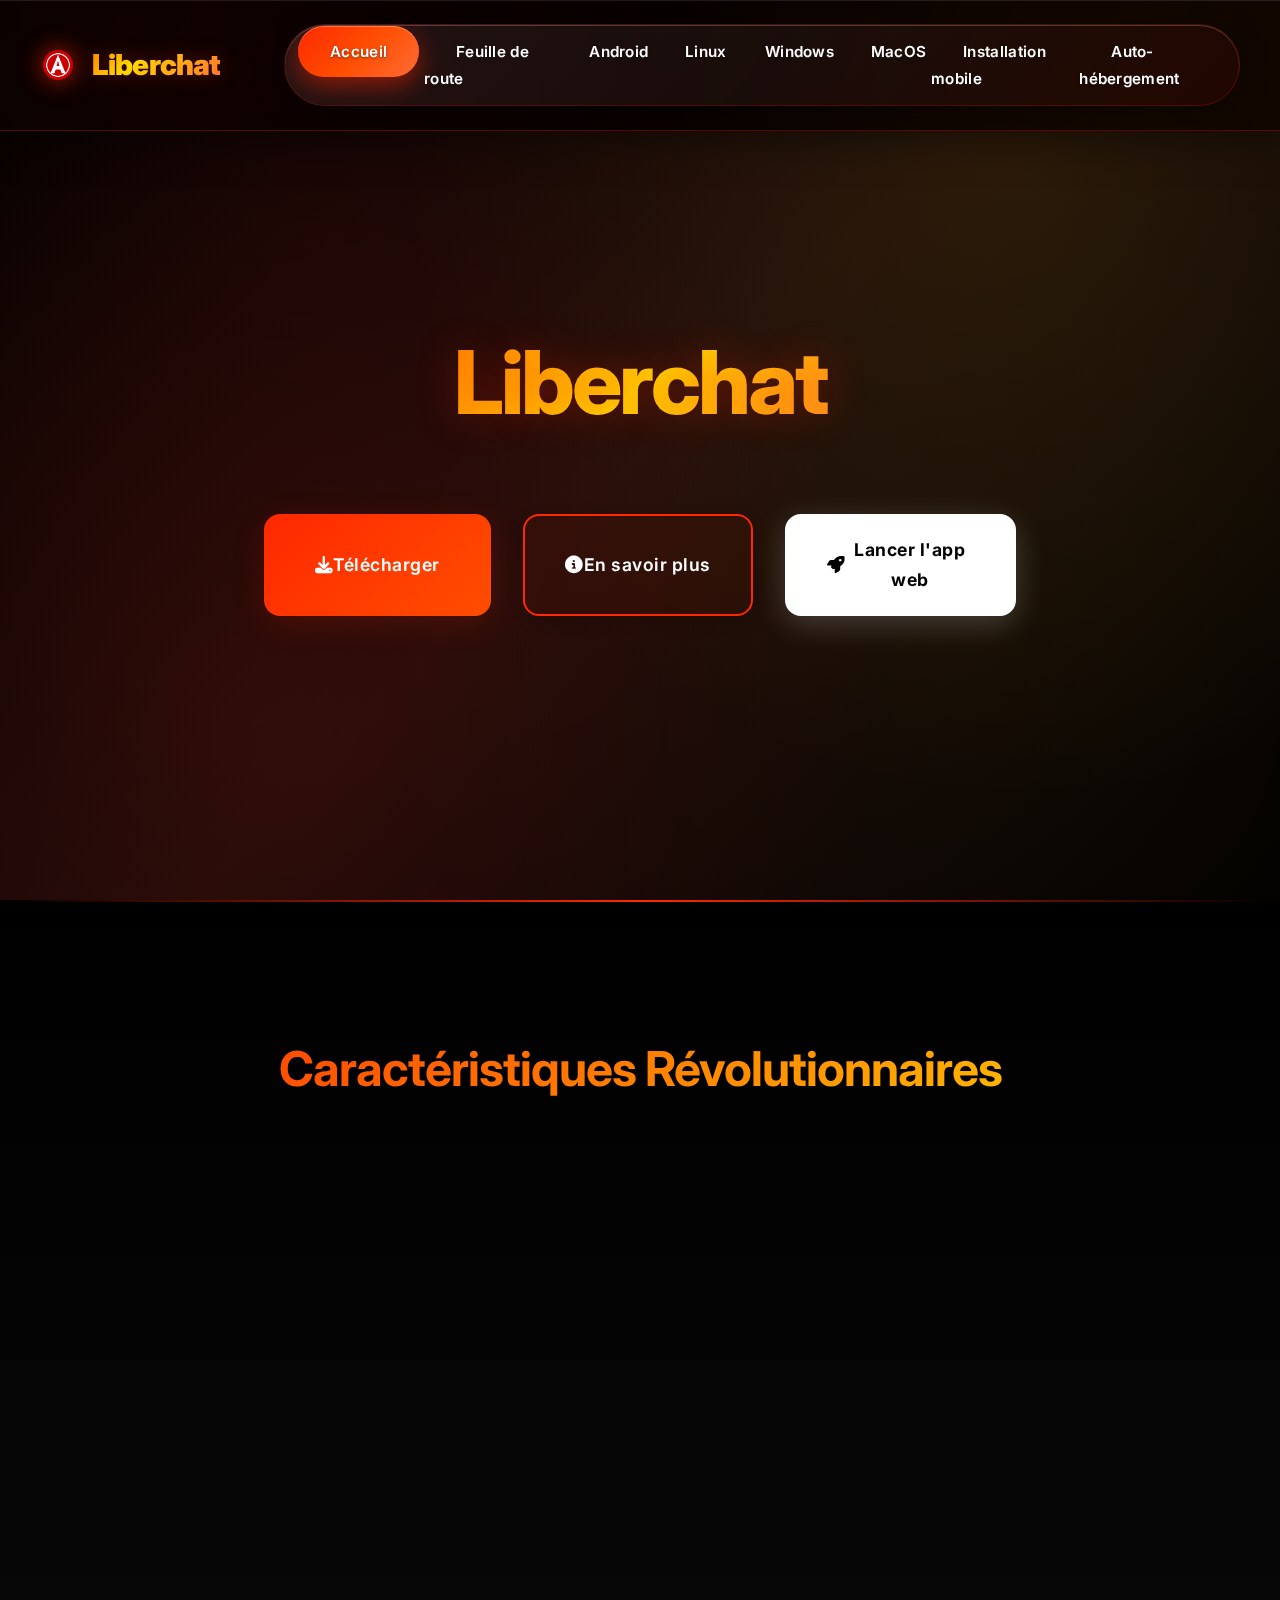
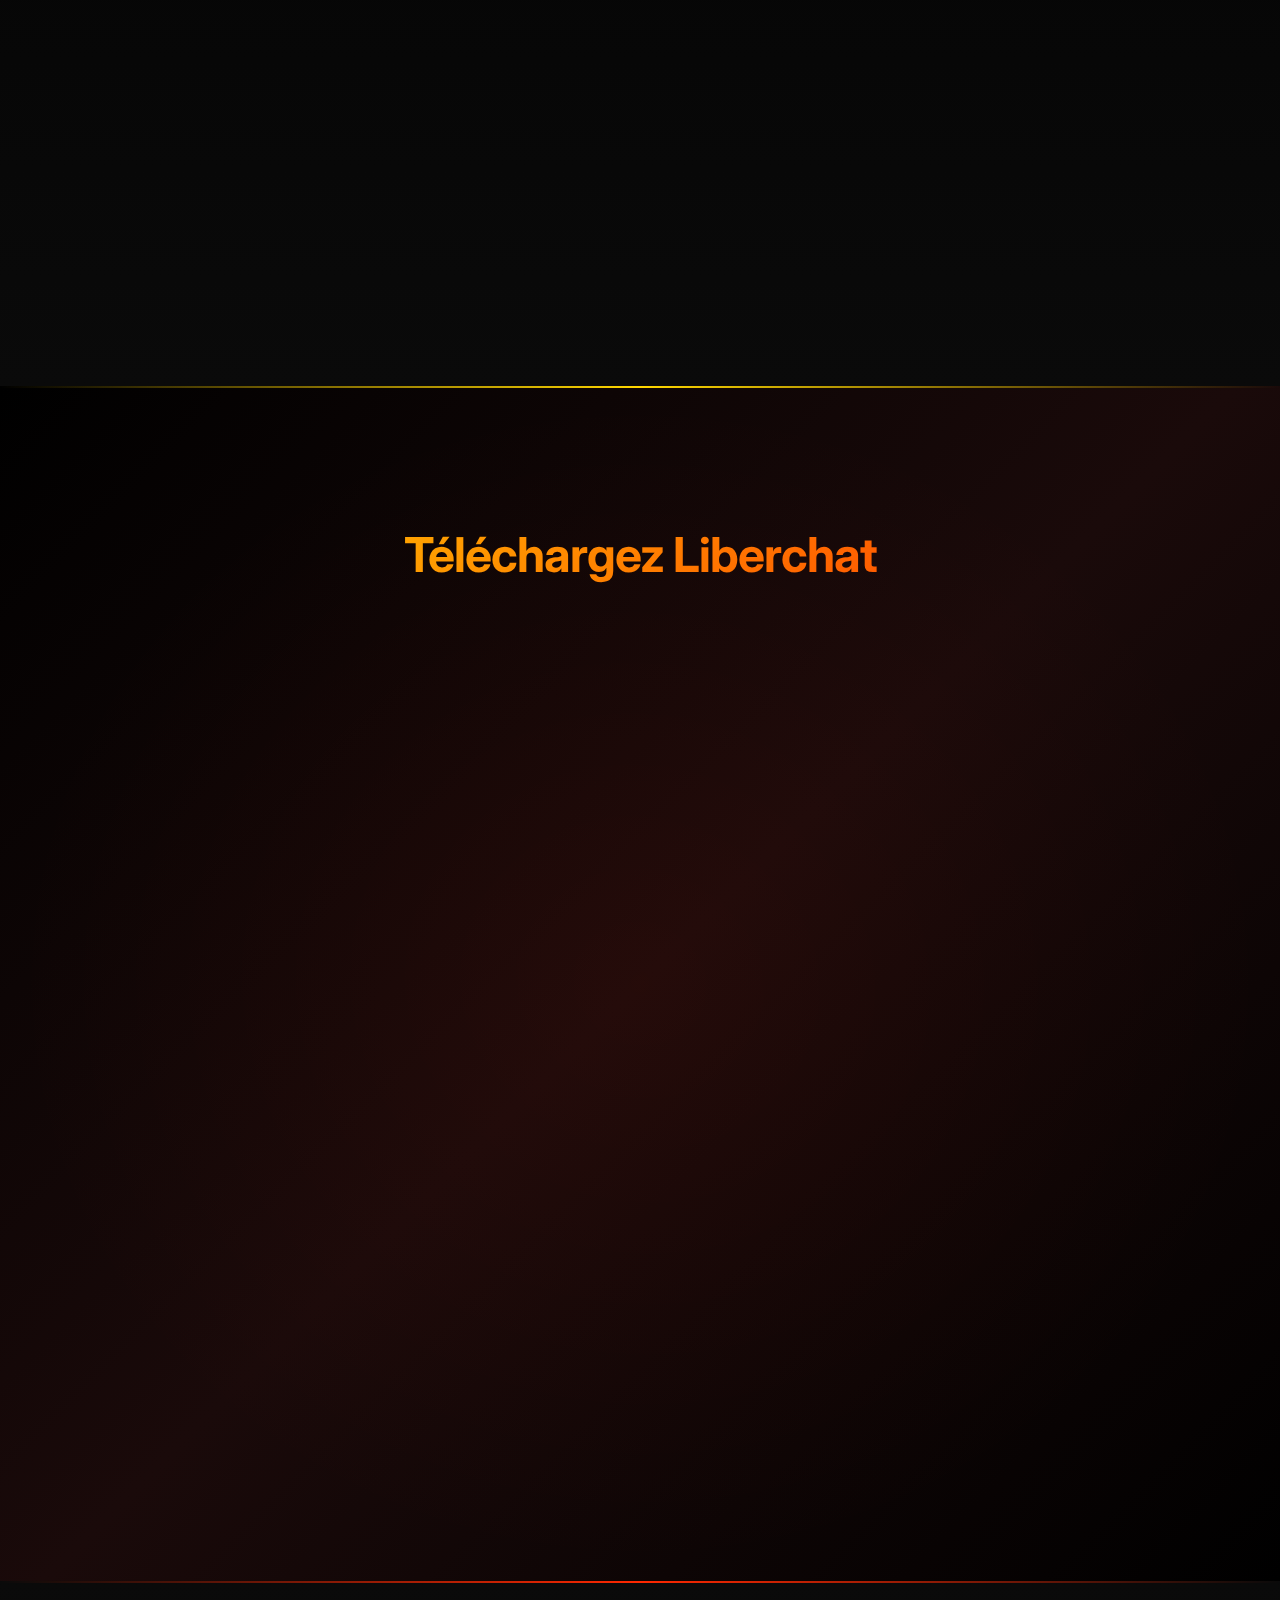
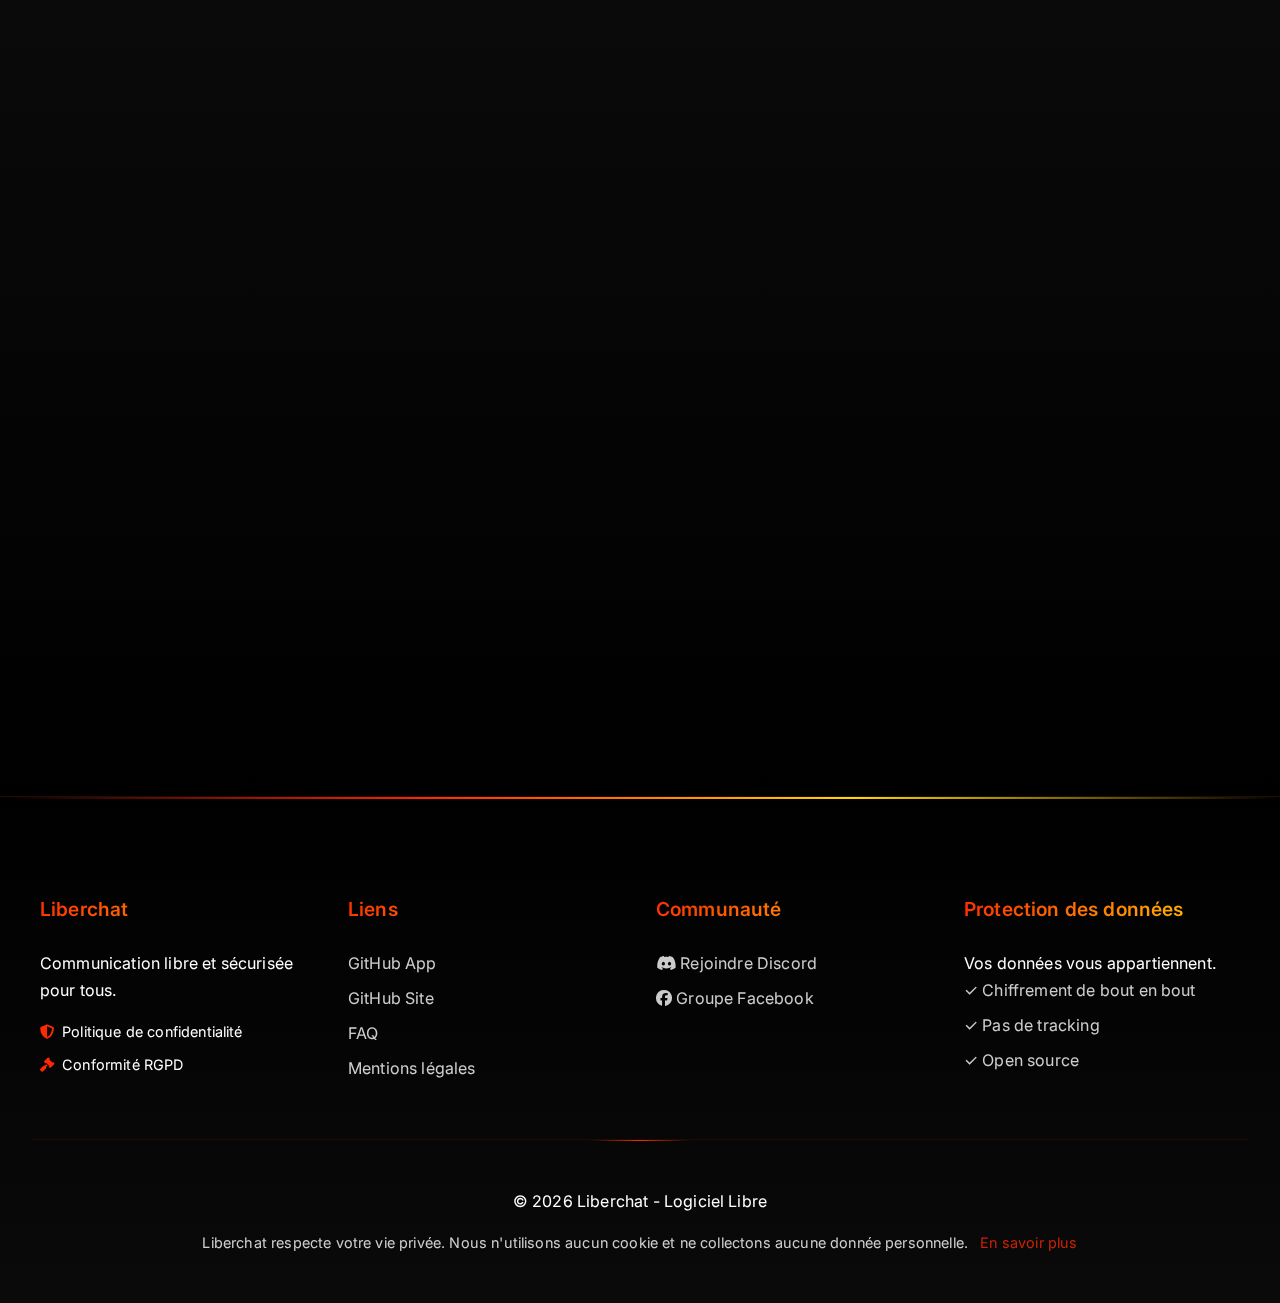
<file: index.html>
<!DOCTYPE html>
<html lang="fr">
<head>
    <meta charset="UTF-8">
    <meta name="viewport" content="width=device-width, initial-scale=1.0">
    <title>Liberchat</title>
    <link rel="icon" type="image/png" href="assets/icon.png">
    <link rel="stylesheet" href="styles.css">
    <link rel="stylesheet" href="https://cdnjs.cloudflare.com/ajax/libs/font-awesome/6.4.0/css/all.min.css">
    <link rel="preconnect" href="https://fonts.googleapis.com">
    <link rel="preconnect" href="https://fonts.gstatic.com" crossorigin>
    <link href="https://fonts.googleapis.com/css2?family=Inter:wght@300;400;500;600;700;800&display=swap" rel="stylesheet">
</head>
<body>
    <nav>
        <div class="nav-content">
            <div class="logo">
                <img src="assets/icon.png" alt="Liberchat Logo" class="logo-img">
                <span>Liberchat</span>
            </div>
            <button class="menu-toggle">
                <i class="fas fa-bars"></i>
            </button>
            <ul class="nav-links">
                <li><a href="./" class="active">Accueil</a></li>
                <li><a href="./roadmap.html">Feuille de route</a></li>
                <li><a href="releases.html"> Android</a></li>
                <li><a href="releases-linux.html"> Linux</a></li>
                <li><a href="releases-windows.html">Windows</a></li>
                <li><a href="releases-macos.html">MacOS</a></li>
                <li><a href="installation-apk.html">Installation mobile</a></li>
                <li><a href="autohebergement.html">Auto-hébergement</a></li>

            </ul>
        </div>
    </nav>

    <header class="hero">
        <div class="hero-content">
            <h1>Liberchat</h1>
            <p class="tagline" data-text="La communication libre, sécurisée et décentralisée pour une nouvelle ère numérique">La communication libre, sécurisée et décentralisée pour une nouvelle ère numérique</p>
            <div class="cta-buttons">
                <a href="#download" class="cta-primary">
                    <i class="fas fa-download"></i>
                    Télécharger
                </a>
                <a href="./faq.html" class="cta-secondary">
                    <i class="fas fa-info-circle"></i>
                    En savoir plus
                </a>
                <a href="https://liberchat-3-0-1.onrender.com" class="cta-open-webapp" target="_blank" rel="noopener noreferrer">
                    <i class="fas fa-rocket"></i>
                    Lancer l'app web
                </a>
            </div>
        </div>
    </header>

    <section id="features" class="features">
        <h2>Caractéristiques Révolutionnaires</h2>
        <div class="feature-grid">
            <div class="feature-card">
                <i class="fas fa-shield-alt"></i>
                <h3>Chiffrement de bout en bout</h3>
                <p>Protection militaire pour vos conversations. Vos messages restent privés, toujours et partout.</p>
            </div>
            <div class="feature-card">
                <i class="fas fa-network-wired"></i>
                <h3>Architecture décentralisée</h3>
                <p>Aucun point de défaillance unique. Résistant à la censure et aux pannes centralisées.</p>
            </div>
            <div class="feature-card">
                <i class="fas fa-code-branch"></i>
                <h3>100% Open Source</h3>
                <p>Code auditable et transparent. La communauté peut vérifier chaque ligne de code.</p>
            </div>
            <div class="feature-card">
                <i class="fas fa-user-secret"></i>
                <h3>Anonymat total</h3>
                <p>Votre identité numérique vous appartient. Communiquez sans laisser de traces.</p>
            </div>
            <div class="feature-card">
                <i class="fas fa-globe"></i>
                <h3>Multi-plateforme</h3>
                <p>Disponible sur tous vos appareils. Une expérience unifiée partout.</p>
            </div>
            <div class="feature-card">
                <i class="fas fa-tachometer-alt"></i>
                <h3>Performance optimale</h3>
                <p>Rapide et léger. Conçu pour une expérience utilisateur fluide et réactive.</p>
            </div>
        </div>
    </section>

    <section id="download" class="download">
        <h2>Téléchargez Liberchat</h2>
        <div class="download-options">
            <div class="download-card windows">
                <i class="fab fa-windows"></i>
                <h3>Windows 10/11</h3>
                <p>Version optimisée pour Windows moderne</p>
                <a href="https://github.com/Liberchat/Liberchat-win10-11/releases/download/2.0.1/Liberchat-Setup-2.0.1.exe" class="download-button">
                    <i class="fas fa-download"></i>
                    Télécharger v2.0.1
                </a>
            </div>
            <div class="download-card linux">
                <i class="fab fa-linux"></i>
                <h3>Linux</h3>
                <p>AppImage universelle pour toutes les distributions</p>
                <a href="https://github.com/Liberchat/Liberchat-Linux/releases/download/v2.0.1/Liberchat-2.0.1-linux.AppImage" class="download-button">
                    <i class="fas fa-download"></i>
                    Télécharger AppImage
                </a>
            </div>
            <div class="download-card android">
                <i class="fab fa-android"></i>
                <h3>Android</h3>
                <p>Installation directe ou via QR code</p>
                <div class="download-buttons">
                    <a href="https://github.com/Liberchat/Liberchat-android/releases/download/v3.5.1/Liberchat3.5.1.apk" class="download-button apk">
                        <i class="fas fa-download"></i>
                        Télécharger APK v3.5.1
                    </a>
                    <a href="qr.html" class="download-button qr">
                        <i class="fas fa-qrcode"></i>
                        Scanner QR Code
                    </a>
                </div>
            </div>
            <div class="download-card macos">
                <i class="fab fa-apple"></i>
                <h3>macOS</h3>
                <p>Compatible Intel et Apple Silicon</p>
                <a href="https://github.com/Liberchat/Liberchat-macOS/releases/download/v2.0.1/Liberchat-2.0.1-macos.dmg" class="download-button">
                    <i class="fas fa-download"></i>
                    Télécharger v2.0.1
                </a>
            </div>
            <div class="download-card ios coming-soon">
                <i class="fab fa-apple"></i>
                <h3>iOS</h3>
                <p>En développement actif</p>
                <span class="coming-soon-label">
                    <i class="fas fa-clock"></i>
                    Disponible fin 2026
                </span>
            </div>
            <div class="download-card themes">
                <i class="fas fa-palette"></i>
                <h3>Thèmes</h3>
                <p>Personnalisez votre interface</p>
                <a href="https://github.com/Liberchat/Liberchat-th-mes" class="download-button" target="_blank" rel="noopener noreferrer">
                    <i class="fas fa-download"></i>
                    Télécharger thèmes
                </a>
            </div>
        </div>
    </section>

    <section id="about" class="about">
        <div class="about-content">
            <h2>Pourquoi Liberchat ?</h2>
            <p>Dans un monde où la surveillance de masse est devenue la norme, Liberchat se dresse comme un bastion de la liberté numérique. Nous croyons en un internet libre, sécurisé et accessible à tous.</p>
            <div class="manifesto">
                <h3>Notre Manifeste</h3>
                <ul>
                    <li>La vie privée est un droit fondamental</li>
                    <li>La décentralisation est la clé de la liberté</li>
                    <li>Le code doit être libre et transparent</li>
                    <li>La communauté avant tout</li>
                </ul>
            </div>
        </div>
    </section>

    <footer>
        <div class="footer-content">
            <div class="footer-section">
                <h4>Liberchat</h4>
                <p>Communication libre et sécurisée pour tous.</p>
                <div class="legal-links">
                    <a href="privacy.html" class="legal-link">
                        <i class="fas fa-shield-alt"></i> Politique de confidentialité
                    </a>
                    <a href="privacy.html#rgpd" class="legal-link">
                        <i class="fas fa-gavel"></i> Conformité RGPD
                    </a>
                </div>
            </div>
            <div class="footer-section">
                <h4>Liens</h4>
                <ul>
                    <li><a href="https://github.com/AnARCHIS12/Liberchat-3.0">GitHub App</a></li>
                    <li><a href="https://github.com/Liberchat/Liberchat-site">GitHub Site</a></li>
                    <li><a href="faq.html">FAQ</a></li>
                    <li><a href="privacy.html">Mentions légales</a></li>
                </ul>
            </div>
            <div class="footer-section">
                <h4>Communauté</h4>
                <ul>
                    <li><a href="https://discord.gg/nQDz6g8nYZ" class="community-link">
                        <i class="fab fa-discord"></i> Rejoindre Discord
                    </a></li>
                    <li><a href="https://www.facebook.com/groups/1056100956078058/?ref=invite_via_link&invite_short_link_key=g%2F52bxygozg%2FCwMJWPUq" class="community-link">
                        <i class="fab fa-facebook"></i> Groupe Facebook
                    </a></li>
                </ul>
            </div>
            <div class="footer-section">
                <h4>Protection des données</h4>
                <p>Vos données vous appartiennent.</p>
                <ul>
                    <li>✓ Chiffrement de bout en bout</li>
                    <li>✓ Pas de tracking</li>
                    <li>✓ Open source</li>
                </ul>
            </div>
        </div>
        <div class="footer-bottom">
            <p>&copy; <span class="current-year"></span> Liberchat - Logiciel Libre</p>
            <p class="gdpr-notice">
                Liberchat respecte votre vie privée. Nous n'utilisons aucun cookie et ne collectons aucune donnée personnelle.
                <a href="privacy.html" class="privacy-link">En savoir plus</a>
            </p>
        </div>
    </footer>

    <script src="modern-interactions.js"></script>
    <script>
        document.addEventListener('DOMContentLoaded', () => {
            // Mise à jour de l'année
            const yearElements = document.querySelectorAll('.current-year');
            const currentYear = new Date().getFullYear();
            yearElements.forEach(el => {
                el.textContent = currentYear;
            });

            // Menu mobile
            const menuToggle = document.querySelector('.menu-toggle');
            const navLinks = document.querySelector('.nav-links');
            
            menuToggle.addEventListener('click', () => {
                navLinks.classList.toggle('active');
                // Animation du bouton hamburger
                menuToggle.classList.toggle('active');
            });

            // Effet de scroll sur la navbar avec transition fluide
            const nav = document.querySelector('nav');
            let lastScroll = 0;
            
            window.addEventListener('scroll', () => {
                const currentScroll = window.pageYOffset;
                
                if (currentScroll > 100) {
                    nav.classList.add('scrolled');
                } else {
                    nav.classList.remove('scrolled');
                }
                
                // Masquer/afficher la navbar selon la direction du scroll
                if (currentScroll > lastScroll && currentScroll > 200) {
                    nav.style.transform = 'translateY(-100%)';
                } else {
                    nav.style.transform = 'translateY(0)';
                }
                
                lastScroll = currentScroll;
            });

            // Animation des éléments au chargement
            setTimeout(() => {
                document.body.classList.add('loaded');
            }, 100);
        });
    </script>
</body>
</html>
</file>
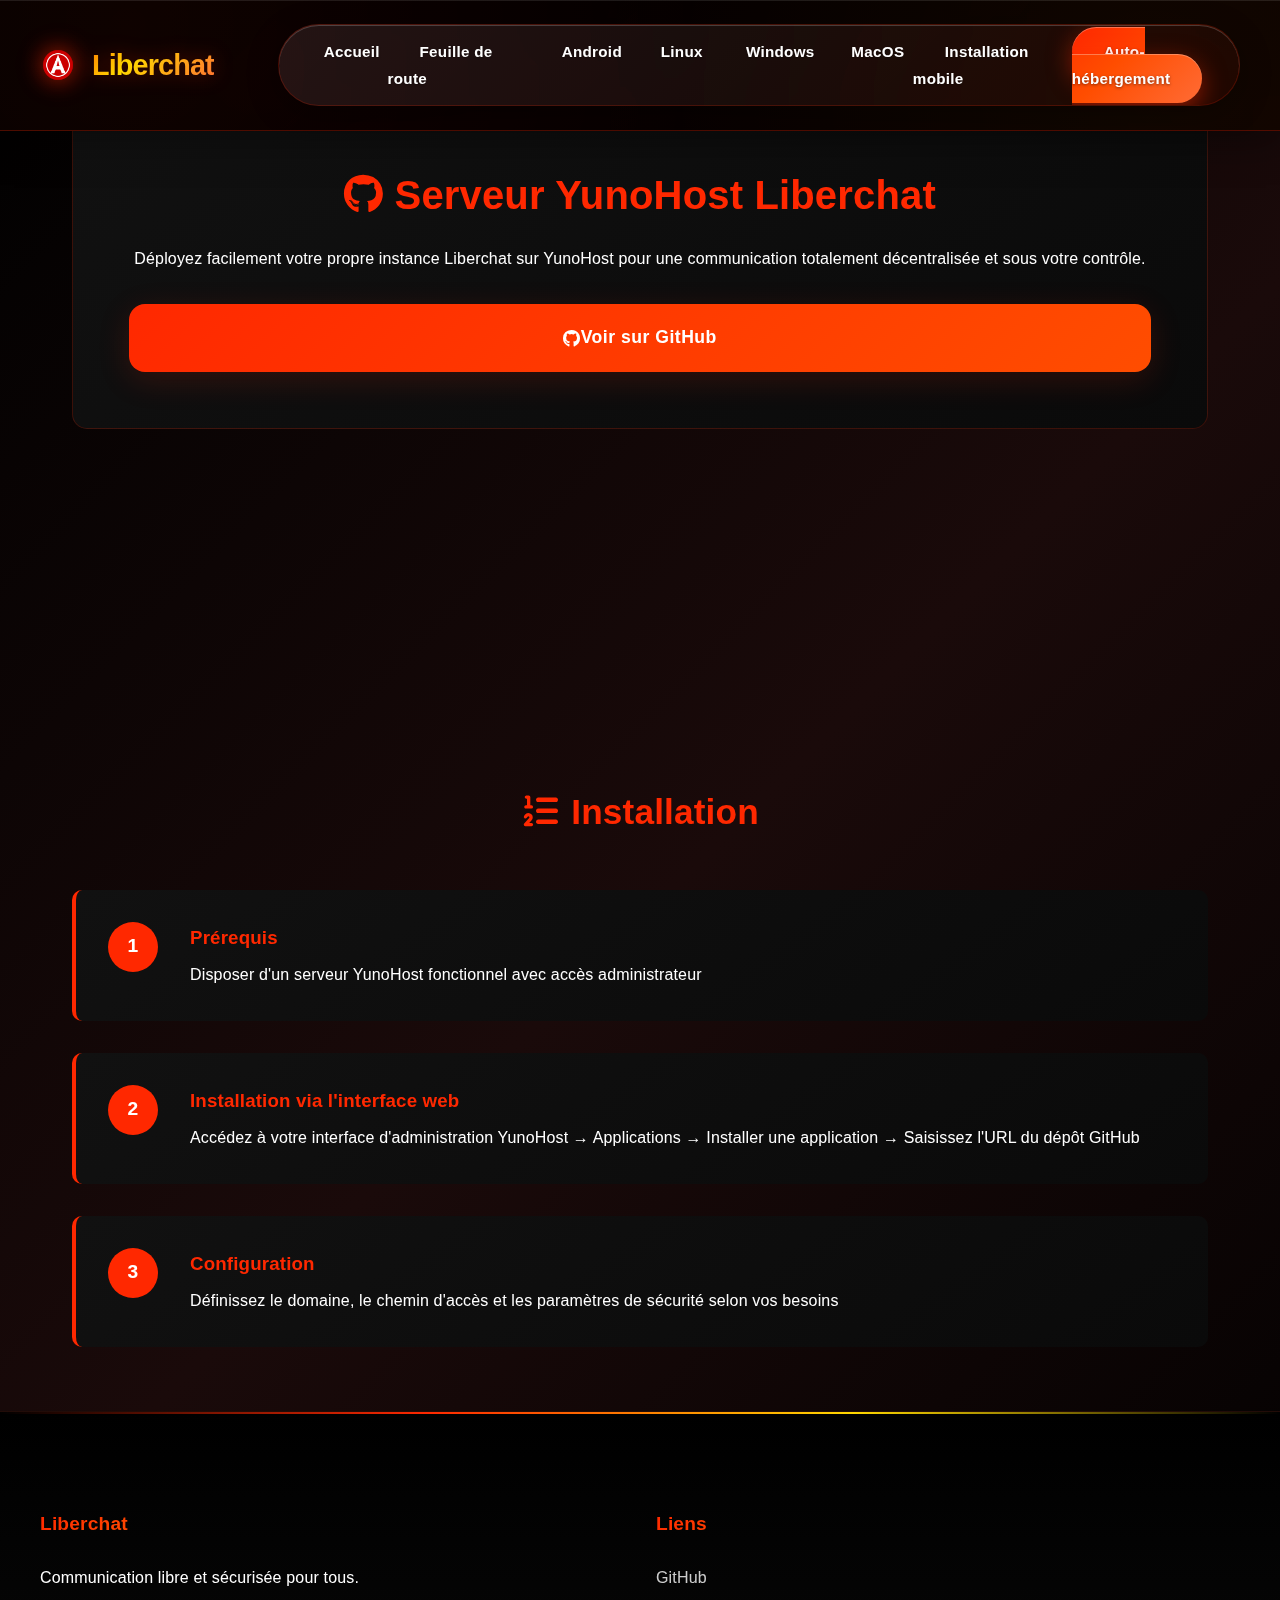
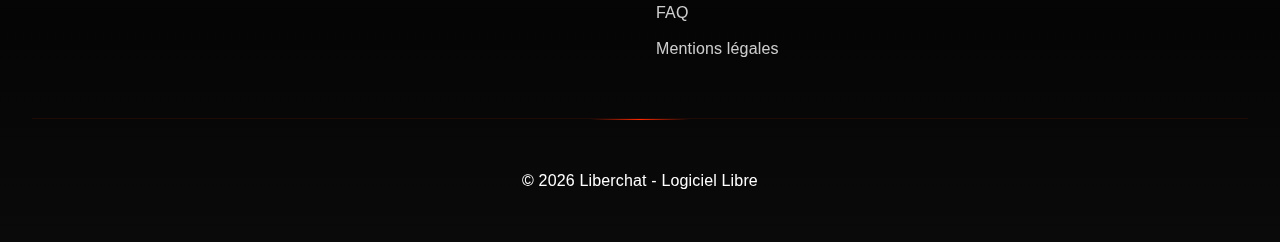
<file: autohebergement.html>
<!DOCTYPE html>
<html lang="fr">
<head>
    <meta charset="UTF-8">
    <meta name="viewport" content="width=device-width, initial-scale=1.0">
    <title>Auto-hébergement YunoHost - Liberchat</title>
    <link rel="icon" type="image/png" href="assets/icon.png">
    <link rel="stylesheet" href="styles.css">
    <link rel="stylesheet" href="https://cdnjs.cloudflare.com/ajax/libs/font-awesome/6.0.0/css/all.min.css">
    <style>

        .page-content {
            padding-top: 80px;
        }
        .container {
            max-width: 1200px;
            margin: 0 auto;
            padding: 0 2rem;
        }
        .info-card {
            background: var(--card-background);
            padding: 3rem;
            border-radius: 15px;
            margin: 2rem 0;
            text-align: center;
            border: 1px solid rgba(255, 40, 0, 0.2);
        }
        
        .info-card h2 {
            font-size: 2.5rem;
            color: var(--primary-color);
            margin-bottom: 1rem;
        }
        .github-link {
            margin-top: 2rem;
        }
        .features-grid {
            display: grid;
            grid-template-columns: repeat(auto-fit, minmax(300px, 1fr));
            gap: 2rem;
            margin: 3rem 0;
        }
        .installation-steps {
            margin: 4rem 0;
        }
        .installation-steps h2 {
            text-align: center;
            color: var(--primary-color);
            margin-bottom: 3rem;
            font-size: 2.2rem;
        }
        .step {
            display: flex;
            align-items: flex-start;
            gap: 2rem;
            margin: 2rem 0;
            padding: 2rem;
            background: var(--card-background);
            border-radius: 10px;
            border-left: 4px solid var(--primary-color);
        }
        .step-number {
            background: var(--primary-color);
            color: white;
            width: 50px;
            height: 50px;
            border-radius: 50%;
            display: flex;
            align-items: center;
            justify-content: center;
            font-weight: bold;
            font-size: 1.2rem;
            flex-shrink: 0;
        }
        .step-content h3 {
            color: var(--primary-color);
            margin-bottom: 0.5rem;
        }
        @media (max-width: 768px) {
            .hero-small {
                padding: 2rem 1rem;
            }
            .container {
                padding: 0 1rem;
            }
            .info-card {
                padding: 2rem;
                margin: 2rem 0;
            }
            .features-grid {
                grid-template-columns: 1fr;
            }
            .step {
                flex-direction: column;
                text-align: center;
                gap: 1rem;
            }
        }
    </style>
</head>
<body>
    <nav>
        <div class="nav-content">
            <div class="logo">
                <img src="assets/icon.png" alt="Liberchat Logo" class="logo-img">
                <span>Liberchat</span>
            </div>
            <button class="menu-toggle">
                <i class="fas fa-bars"></i>
            </button>
            <ul class="nav-links">
                <li><a href="./">Accueil</a></li>
                <li><a href="./roadmap.html">Feuille de route</a></li>
                <li><a href="releases.html">Android</a></li>
                <li><a href="releases-linux.html">Linux</a></li>
                <li><a href="releases-windows.html">Windows</a></li>
                <li><a href="releases-macos.html">MacOS</a></li>
                <li><a href="installation-apk.html">Installation mobile</a></li>
                <li><a href="autohebergement.html" class="active">Auto-hébergement</a></li>
            </ul>
        </div>
    </nav>

    <main class="page-content">


        <section class="content-section">
            <div class="container">
                <div class="info-card">
                    <h2><i class="fab fa-github"></i> Serveur YunoHost Liberchat</h2>
                    <p>Déployez facilement votre propre instance Liberchat sur YunoHost pour une communication totalement décentralisée et sous votre contrôle.</p>
                    
                    <div class="github-link">
                        <a href="https://github.com/Liberchat/liberchatserver_ynh" target="_blank" rel="noopener noreferrer" class="cta-primary">
                            <i class="fab fa-github"></i> Voir sur GitHub
                        </a>
                    </div>
                </div>

                <div class="features-grid">
                    <div class="feature-card">
                        <i class="fas fa-shield-alt"></i>
                        <h3>Contrôle total</h3>
                        <p>Votre serveur, vos données, vos règles</p>
                    </div>
                    <div class="feature-card">
                        <i class="fas fa-cogs"></i>
                        <h3>Installation simple</h3>
                        <p>Déploiement en quelques clics avec YunoHost</p>
                    </div>
                    <div class="feature-card">
                        <i class="fas fa-users"></i>
                        <h3>Multi-utilisateurs</h3>
                        <p>Créez votre propre communauté privée</p>
                    </div>
                </div>

                <div class="installation-steps">
                    <h2><i class="fas fa-list-ol"></i> Installation</h2>
                    <div class="step">
                        <div class="step-number">1</div>
                        <div class="step-content">
                            <h3>Prérequis</h3>
                            <p>Disposer d'un serveur YunoHost fonctionnel avec accès administrateur</p>
                        </div>
                    </div>
                    <div class="step">
                        <div class="step-number">2</div>
                        <div class="step-content">
                            <h3>Installation via l'interface web</h3>
                            <p>Accédez à votre interface d'administration YunoHost → Applications → Installer une application → Saisissez l'URL du dépôt GitHub</p>
                        </div>
                    </div>
                    <div class="step">
                        <div class="step-number">3</div>
                        <div class="step-content">
                            <h3>Configuration</h3>
                            <p>Définissez le domaine, le chemin d'accès et les paramètres de sécurité selon vos besoins</p>
                        </div>
                    </div>
                </div>
            </div>
        </section>
    </main>

    <footer>
        <div class="footer-content">
            <div class="footer-section">
                <h4>Liberchat</h4>
                <p>Communication libre et sécurisée pour tous.</p>
            </div>
            <div class="footer-section">
                <h4>Liens</h4>
                <ul>
                    <li><a href="https://github.com/AnARCHIS12/Liberchat-3.0">GitHub</a></li>
                    <li><a href="faq.html">FAQ</a></li>
                    <li><a href="privacy.html">Mentions légales</a></li>
                </ul>
            </div>
        </div>
        <div class="footer-bottom">
            <p>&copy; <span class="current-year"></span> Liberchat - Logiciel Libre</p>
        </div>
    </footer>

    <script src="script.js"></script>
</body>
</html>
</file>
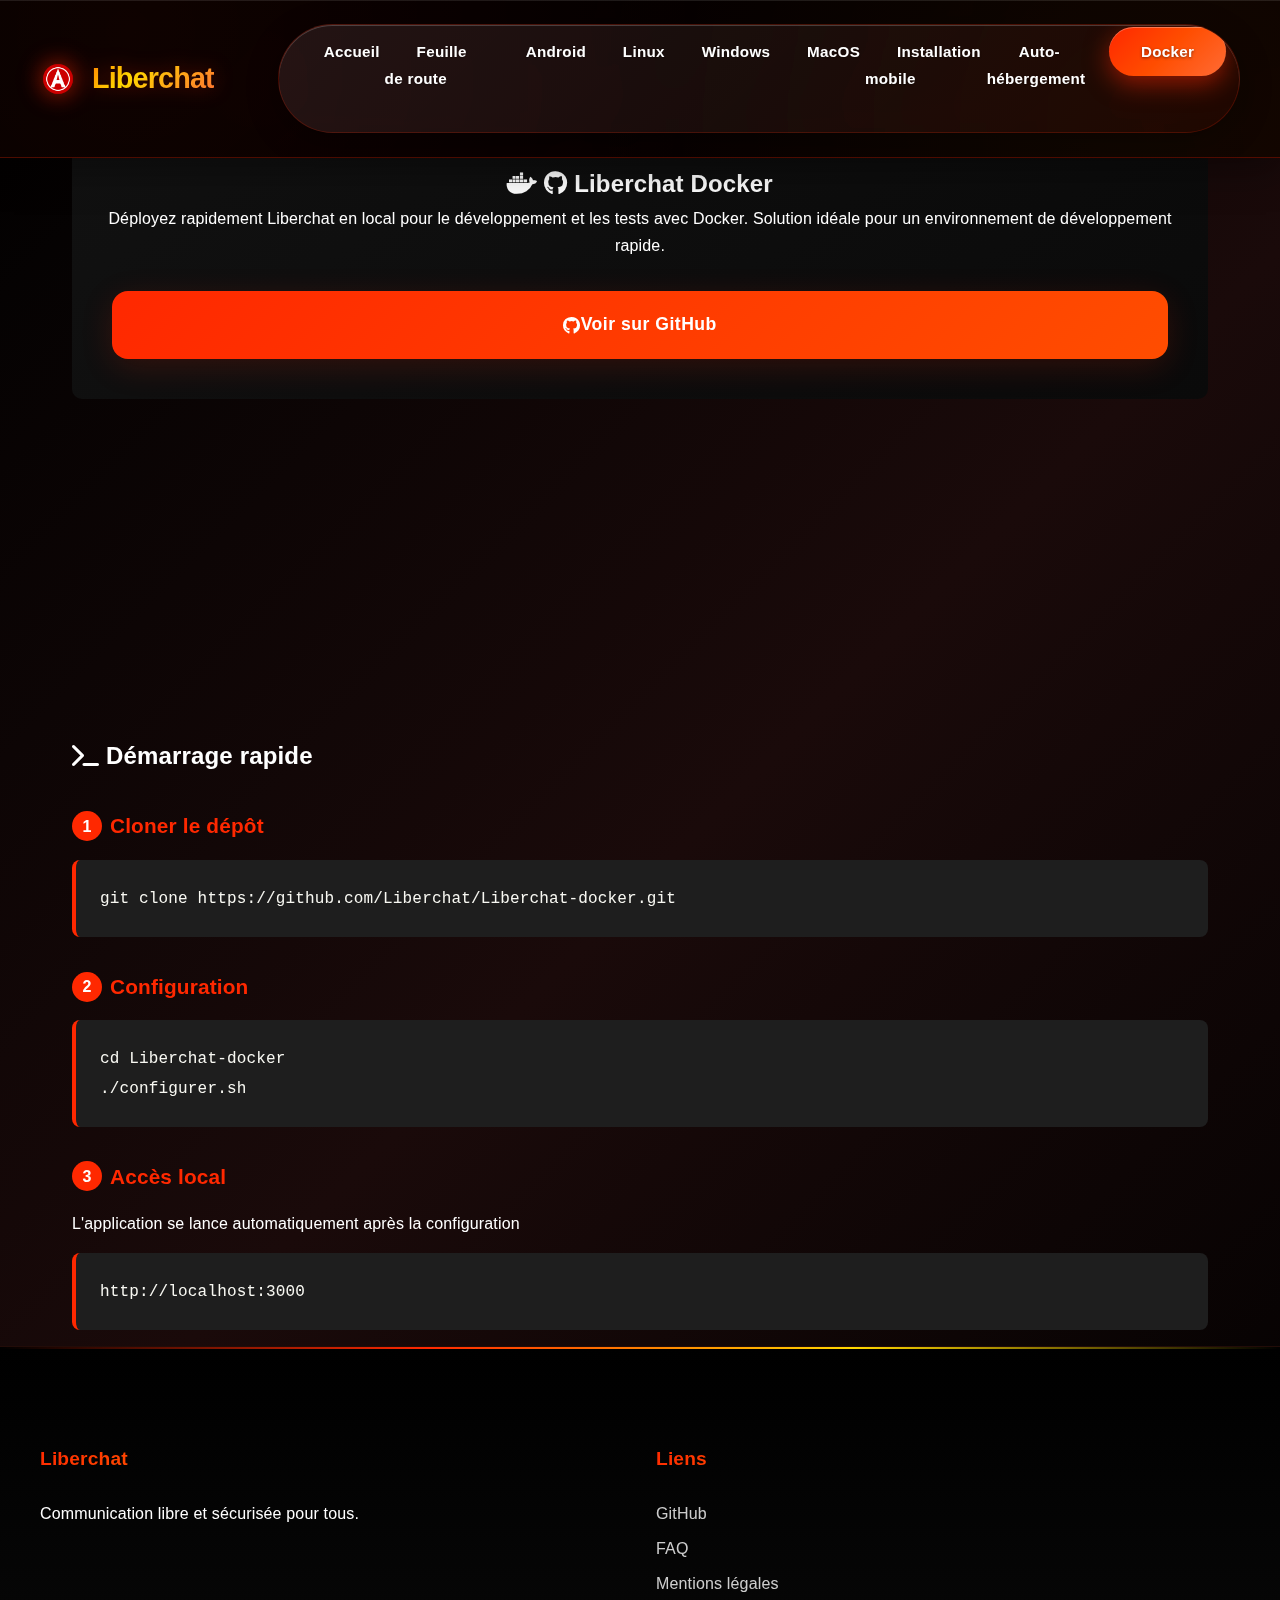
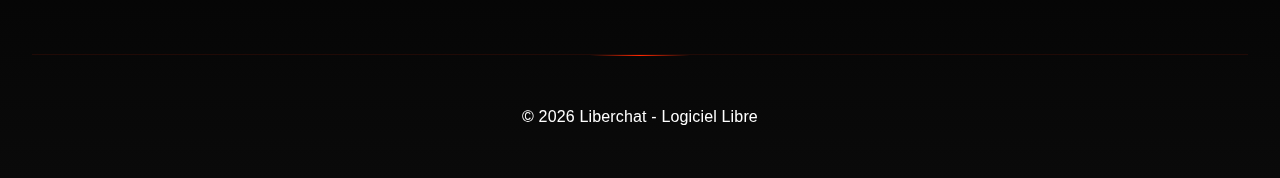
<file: docker.html>
<!DOCTYPE html>
<html lang="fr">
<head>
    <meta charset="UTF-8">
    <meta name="viewport" content="width=device-width, initial-scale=1.0">
    <title>Docker - Liberchat</title>
    <link rel="icon" type="image/png" href="assets/icon.png">
    <link rel="stylesheet" href="styles.css">
    <link rel="stylesheet" href="https://cdnjs.cloudflare.com/ajax/libs/font-awesome/6.0.0/css/all.min.css">
    <style>
        .hero-small {
            padding: 4rem 2rem 2rem;
            background: linear-gradient(135deg, var(--secondary-color), var(--background-color));
            text-align: center;
        }
        .page-content {
            padding-top: 100px;
        }
        .container {
            max-width: 1200px;
            margin: 0 auto;
            padding: 0 2rem;
        }
        .info-card {
            background: var(--card-background);
            padding: 2rem;
            border-radius: 10px;
            margin: 2rem 0;
            text-align: center;
        }
        .github-link {
            margin-top: 2rem;
        }
        .features-grid {
            display: grid;
            grid-template-columns: repeat(auto-fit, minmax(300px, 1fr));
            gap: 2rem;
            margin: 3rem 0;
        }
        .code-block {
            background: #1e1e1e;
            padding: 1.5rem;
            border-radius: 8px;
            margin: 1rem 0;
            border-left: 4px solid var(--primary-color);
        }
        .code-block code {
            color: #f8f8f2;
            font-family: 'Courier New', monospace;
        }
        .access-card {
            background: var(--card-background);
            padding: 2rem;
            border-radius: 10px;
            margin: 2rem 0;
            text-align: center;
        }
        .access-card h4 {
            color: var(--primary-color);
            margin-bottom: 1rem;
            display: flex;
            align-items: center;
            justify-content: center;
            gap: 0.5rem;
        }
        .installation-steps {
            counter-reset: step-counter;
        }
        .installation-steps h3 {
            color: var(--primary-color);
            margin: 2rem 0 1rem 0;
            font-size: 1.3rem;
            display: flex;
            align-items: center;
            gap: 0.5rem;
        }
        .installation-steps h3::before {
            content: counter(step-counter);
            counter-increment: step-counter;
            background: var(--primary-color);
            color: white;
            width: 30px;
            height: 30px;
            border-radius: 50%;
            display: flex;
            align-items: center;
            justify-content: center;
            font-weight: bold;
            font-size: 1rem;
        }
        @media (max-width: 768px) {
            .hero-small {
                padding: 1rem;
            }
            .container {
                padding: 0 1rem;
            }
            .info-card {
                padding: 2rem;
                margin: 2rem 0;
            }
            .features-grid {
                grid-template-columns: 1fr;
            }
        }
    </style>
</head>
<body>
    <nav>
        <div class="nav-content">
            <div class="logo">
                <img src="assets/icon.png" alt="Liberchat Logo" class="logo-img">
                <span>Liberchat</span>
            </div>
            <button class="menu-toggle">
                <i class="fas fa-bars"></i>
            </button>
            <ul class="nav-links">
                <li><a href="./">Accueil</a></li>
                <li><a href="./roadmap.html">Feuille de route</a></li>
                <li><a href="releases.html">Android</a></li>
                <li><a href="releases-linux.html">Linux</a></li>
                <li><a href="releases-windows.html">Windows</a></li>
                <li><a href="releases-macos.html">MacOS</a></li>
                <li><a href="installation-apk.html">Installation mobile</a></li>
                <li><a href="autohebergement.html">Auto-hébergement</a></li>
                <li><a href="docker.html" class="active">Docker</a></li>
            </ul>
        </div>
    </nav>

    <main class="page-content">
        <section class="content-section">
            <div class="container">
                <div class="info-card">
                    <h2><i class="fab fa-docker"></i> <i class="fab fa-github"></i> Liberchat Docker</h2>
                    <p>Déployez rapidement Liberchat en local pour le développement et les tests avec Docker. Solution idéale pour un environnement de développement rapide.</p>
                    
                    <div class="github-link">
                        <a href="https://github.com/Liberchat/Liberchat-docker" target="_blank" rel="noopener noreferrer" class="cta-primary">
                            <i class="fab fa-github"></i> Voir sur GitHub
                        </a>
                    </div>
                </div>

                <div class="features-grid">
                    <div class="feature-card">
                        <i class="fas fa-rocket"></i>
                        <h3>Déploiement rapide</h3>
                        <p>Lancez Liberchat en quelques commandes</p>
                    </div>
                    <div class="feature-card">
                        <i class="fas fa-cog"></i>
                        <h3>Environnement isolé</h3>
                        <p>Testez sans affecter votre système</p>
                    </div>
                    <div class="feature-card">
                        <i class="fas fa-code"></i>
                        <h3>Développement facile</h3>
                        <p>Idéal pour contribuer au projet</p>
                    </div>
                </div>

                <div class="installation-steps">
                    <h2><i class="fas fa-terminal"></i> Démarrage rapide</h2>
                    
                    <h3>Cloner le dépôt</h3>
                    <div class="code-block">
                        <code>git clone https://github.com/Liberchat/Liberchat-docker.git</code>
                    </div>

                    <h3>Configuration</h3>
                    <div class="code-block">
                        <code>cd Liberchat-docker<br>./configurer.sh</code>
                    </div>

                    <h3>Accès local</h3>
                    <p>L'application se lance automatiquement après la configuration</p>
                    <div class="code-block">
                        <code>http://localhost:3000</code>
                    </div>
                </div>
            </div>
        </section>
    </main>

    <footer>
        <div class="footer-content">
            <div class="footer-section">
                <h4>Liberchat</h4>
                <p>Communication libre et sécurisée pour tous.</p>
            </div>
            <div class="footer-section">
                <h4>Liens</h4>
                <ul>
                    <li><a href="https://github.com/AnARCHIS12/Liberchat-3.0">GitHub</a></li>
                    <li><a href="faq.html">FAQ</a></li>
                    <li><a href="privacy.html">Mentions légales</a></li>
                </ul>
            </div>
        </div>
        <div class="footer-bottom">
            <p>&copy; <span class="current-year"></span> Liberchat - Logiciel Libre</p>
        </div>
    </footer>

    <script src="script.js"></script>
</body>
</html>
</file>
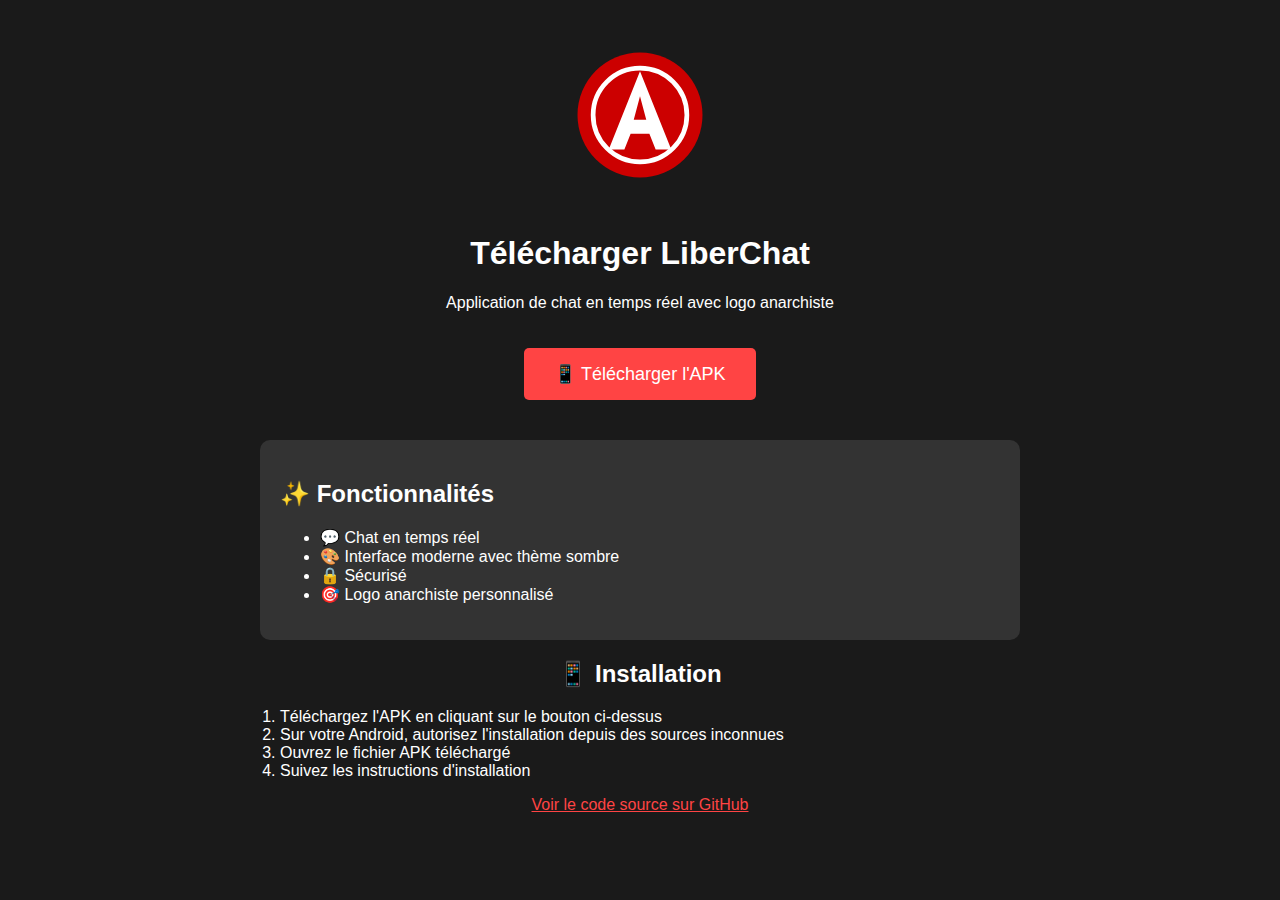
<file: download.html>
<!DOCTYPE html>
<html lang="fr">
<head>
    <meta charset="UTF-8">
    <meta name="viewport" content="width=device-width, initial-scale=1.0">
    <title>Télécharger LiberChat</title>
    <style>
        body {
            font-family: Arial, sans-serif;
            max-width: 800px;
            margin: 0 auto;
            padding: 20px;
            background: #1a1a1a;
            color: white;
        }
        .container {
            text-align: center;
        }
        .download-btn {
            display: inline-block;
            background: #ff4444;
            color: white;
            padding: 15px 30px;
            border-radius: 5px;
            text-decoration: none;
            margin: 20px;
            font-size: 18px;
        }
        .logo {
            width: 150px;
            margin: 20px;
        }
        .features {
            text-align: left;
            margin: 20px;
            padding: 20px;
            background: #333;
            border-radius: 10px;
        }
    </style>
</head>
<body>
    <div class="container">
        <img src="images/liberchat-logo.svg" alt="LiberChat Logo" class="logo">
        <h1>Télécharger LiberChat</h1>
        <p>Application de chat en temps réel avec logo anarchiste</p>
        
        <a href="https://github.com/AnARCHIS12/Liberchat-3.0/releases/download/beta-1.0.0/liberchat-1.0.0-beta-a-only.apk" class="download-btn">
            📱 Télécharger l'APK
        </a>

        <div class="features">
            <h2>✨ Fonctionnalités</h2>
            <ul>
                <li>💬 Chat en temps réel</li>
                <li>🎨 Interface moderne avec thème sombre</li>
                <li>🔒 Sécurisé</li>
                <li>🎯 Logo anarchiste personnalisé</li>
            </ul>
        </div>

        <h2>📱 Installation</h2>
        <ol style="text-align: left;">
            <li>Téléchargez l'APK en cliquant sur le bouton ci-dessus</li>
            <li>Sur votre Android, autorisez l'installation depuis des sources inconnues</li>
            <li>Ouvrez le fichier APK téléchargé</li>
            <li>Suivez les instructions d'installation</li>
        </ol>

        <p>
            <a href="https://github.com/AnARCHIS12/Liberchat-3.0" style="color: #ff4444;">
                Voir le code source sur GitHub
            </a>
        </p>
    </div>
</body>
</html>
</file>
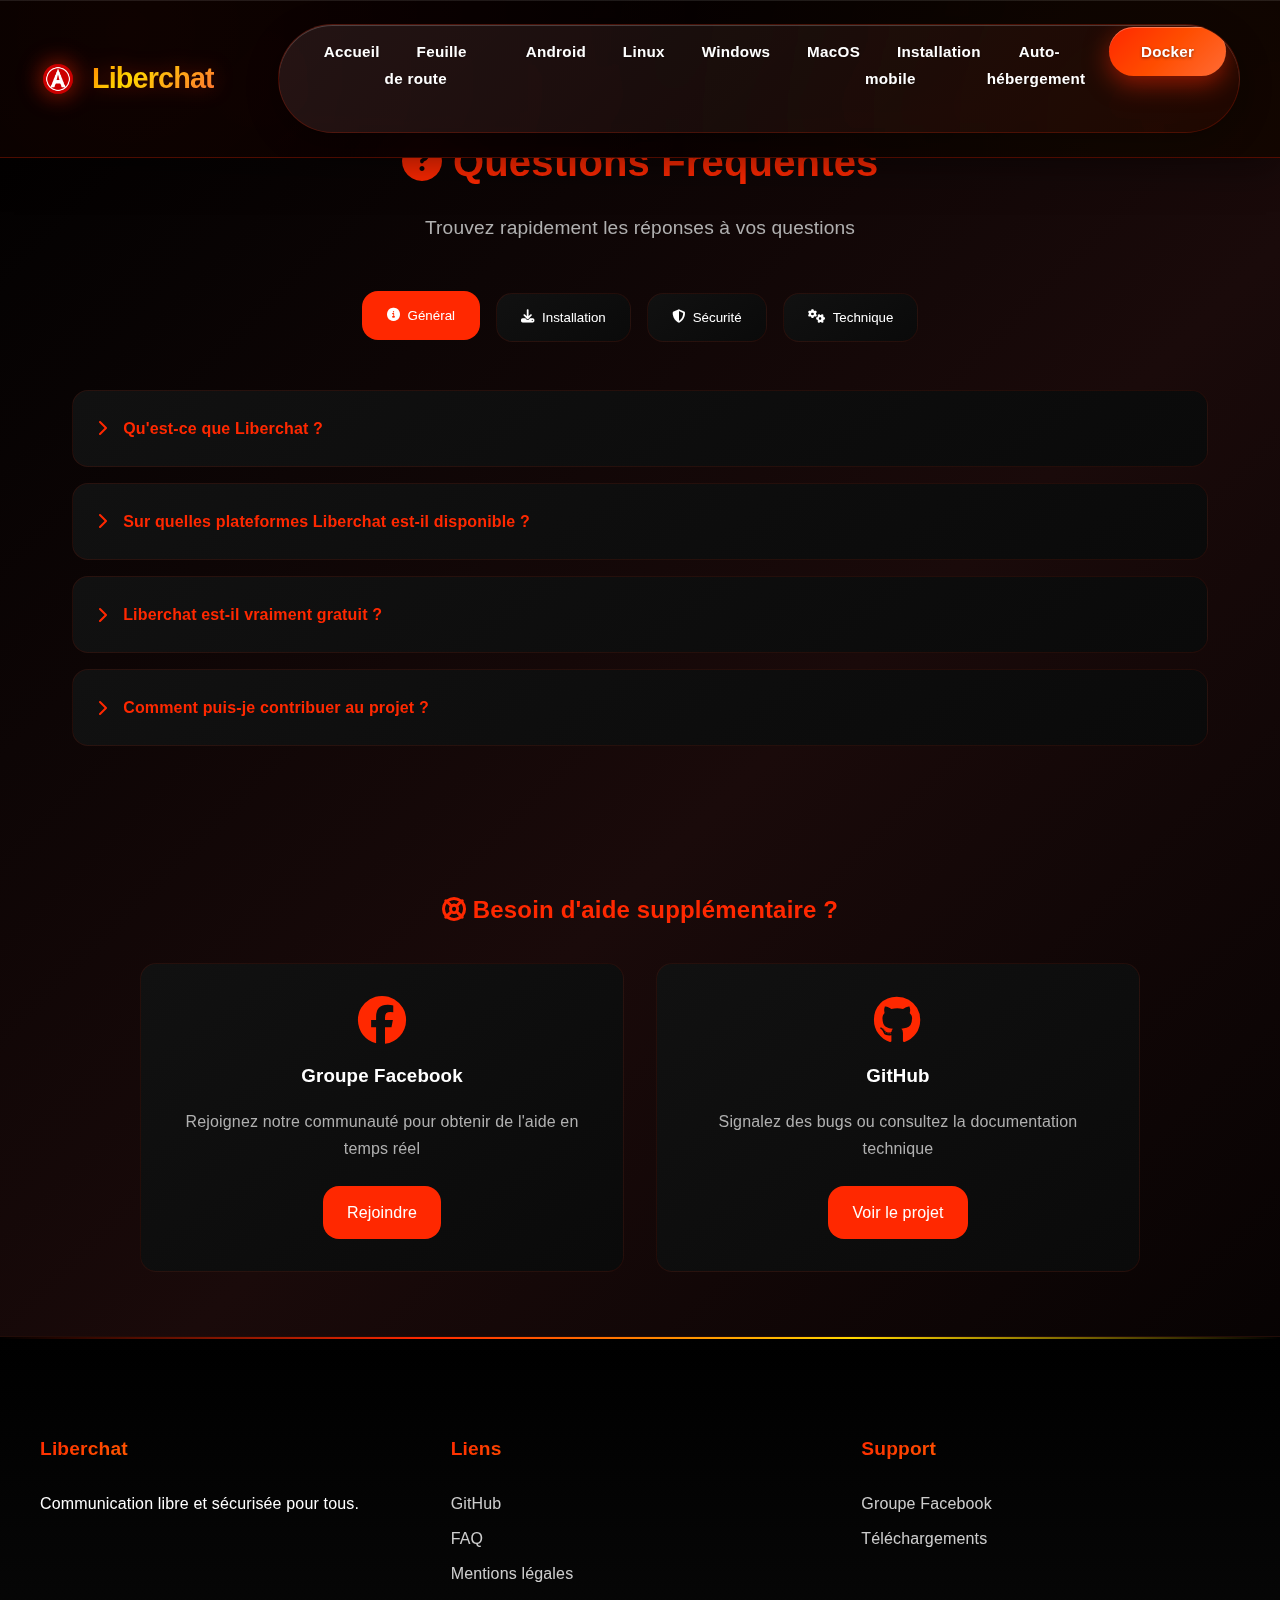
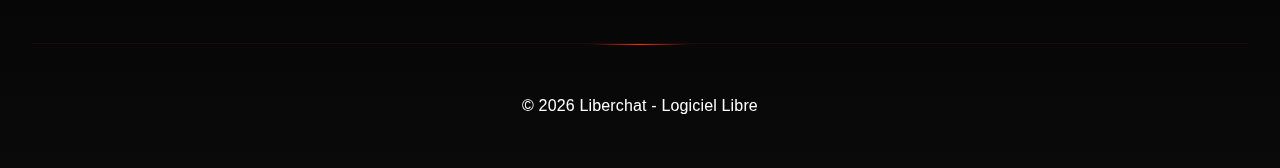
<file: faq.html>
<!DOCTYPE html>
<html lang="fr">
<head>
    <meta charset="UTF-8">
    <meta name="viewport" content="width=device-width, initial-scale=1.0">
    <title>FAQ - Liberchat</title>
    <link rel="icon" type="image/png" href="assets/icon.png">
    <link rel="stylesheet" href="styles.css">
    <link rel="stylesheet" href="https://cdnjs.cloudflare.com/ajax/libs/font-awesome/6.4.0/css/all.min.css">
</head>
<body>
    <nav>
        <div class="nav-content">
            <div class="logo">
                <img src="assets/icon.png" alt="Liberchat Logo" class="logo-img">
                <span>Liberchat</span>
            </div>
            <button class="menu-toggle">
                <i class="fas fa-bars"></i>
            </button>
            <ul class="nav-links">
                <li><a href="./">Accueil</a></li>
                <li><a href="./roadmap.html">Feuille de route</a></li>
                <li><a href="releases.html">Android</a></li>
                <li><a href="releases-linux.html">Linux</a></li>
                <li><a href="releases-windows.html">Windows</a></li>
                <li><a href="releases-macos.html">MacOS</a></li>
                <li><a href="installation-apk.html">Installation mobile</a></li>
                <li><a href="autohebergement.html">Auto-hébergement</a></li>
                <li><a href="docker.html" class="active">Docker</a></li>
            </ul>
        </div>
    </nav>

    <main style="padding-top: 80px;">
        <div class="page-header">
            <h1><i class="fas fa-question-circle"></i> Questions Fréquentes</h1>
            <p>Trouvez rapidement les réponses à vos questions</p>
        </div>

        <section class="faq-content">
            <div class="faq-categories">
                <div class="category-nav">
                    <button class="category-btn active" data-category="general">
                        <i class="fas fa-info-circle"></i> Général
                    </button>
                    <button class="category-btn" data-category="installation">
                        <i class="fas fa-download"></i> Installation
                    </button>
                    <button class="category-btn" data-category="security">
                        <i class="fas fa-shield-alt"></i> Sécurité
                    </button>
                    <button class="category-btn" data-category="technical">
                        <i class="fas fa-cogs"></i> Technique
                    </button>
                </div>
            </div>

            <div class="faq-sections">
                <div class="faq-section active" id="general">
                    <div class="faq-item">
                        <div class="faq-question">
                            <i class="fas fa-chevron-right"></i>
                            <span>Qu'est-ce que Liberchat ?</span>
                        </div>
                        <div class="faq-answer">
                            <p>Liberchat est une application de messagerie libre, gratuite et sécurisée. Elle utilise un chiffrement de bout en bout pour protéger vos conversations et ne collecte aucune donnée personnelle.</p>
                            <p>Le projet est entièrement open source, ce qui signifie que le code est transparent et auditable par tous.</p>
                        </div>
                    </div>

                    <div class="faq-item">
                        <div class="faq-question">
                            <i class="fas fa-chevron-right"></i>
                            <span>Sur quelles plateformes Liberchat est-il disponible ?</span>
                        </div>
                        <div class="faq-answer">
                            <p>Liberchat est disponible sur :</p>
                            <ul>
                                <li><strong>Windows</strong> - Version 2.0.1</li>
                                <li><strong>Linux</strong> - AppImage universelle</li>
                                <li><strong>macOS</strong> - Compatible Intel et Apple Silicon</li>
                                <li><strong>Android</strong> - APK et PWA</li>
                                <li><strong>iOS</strong> - PWA (application native en développement)</li>
                            </ul>
                        </div>
                    </div>

                    <div class="faq-item">
                        <div class="faq-question">
                            <i class="fas fa-chevron-right"></i>
                            <span>Liberchat est-il vraiment gratuit ?</span>
                        </div>
                        <div class="faq-answer">
                            <p>Oui, Liberchat est totalement gratuit et le restera toujours. Il n'y a :</p>
                            <ul>
                                <li>Aucun abonnement payant</li>
                                <li>Aucune publicité</li>
                                <li>Aucune vente de données</li>
                                <li>Aucune fonctionnalité premium</li>
                            </ul>
                        </div>
                    </div>

                    <div class="faq-item">
                        <div class="faq-question">
                            <i class="fas fa-chevron-right"></i>
                            <span>Comment puis-je contribuer au projet ?</span>
                        </div>
                        <div class="faq-answer">
                            <p>Il existe plusieurs façons de contribuer :</p>
                            <ul>
                                <li><strong>Code</strong> - Contribuez sur <a href="https://github.com/orgs/Liberchat/discussions/2">GitHub</a></li>
                                <li><strong>Traduction</strong> - Aidez à traduire l'interface</li>
                                <li><strong>Tests</strong> - Signalez des bugs et testez les nouvelles versions</li>
                                <li><strong>Documentation</strong> - Améliorez la documentation</li>
                                <li><strong>Communauté</strong> - Aidez d'autres utilisateurs sur <a href="https://www.facebook.com/groups/1056100956078058">Facebook</a></li>
                            </ul>
                        </div>
                    </div>
                </div>

                <div class="faq-section" id="installation">
                    <div class="faq-item">
                        <div class="faq-question">
                            <i class="fas fa-chevron-right"></i>
                            <span>Comment installer Liberchat sur Windows ?</span>
                        </div>
                        <div class="faq-answer">
                            <p>Pour Windows :</p>
                            <ol>
                                <li>Téléchargez le fichier .exe depuis la page d'accueil</li>
                                <li>Exécutez le fichier d'installation</li>
                                <li>Suivez les instructions de l'assistant d'installation</li>
                                <li>Lancez Liberchat depuis le menu Démarrer</li>
                            </ol>
                        </div>
                    </div>

                    <div class="faq-item">
                        <div class="faq-question">
                            <i class="fas fa-chevron-right"></i>
                            <span>Comment installer l'APK Android ?</span>
                        </div>
                        <div class="faq-answer">
                            <p>Installation de l'APK :</p>
                            <ol>
                                <li>Activez "Sources inconnues" dans Paramètres → Sécurité</li>
                                <li>Téléchargez le fichier APK</li>
                                <li>Ouvrez le fichier téléchargé</li>
                                <li>Confirmez l'installation</li>
                            </ol>
                            <p>Vous pouvez aussi utiliser la PWA directement depuis votre navigateur.</p>
                        </div>
                    </div>

                    <div class="faq-item">
                        <div class="faq-question">
                            <i class="fas fa-chevron-right"></i>
                            <span>L'AppImage Linux ne se lance pas</span>
                        </div>
                        <div class="faq-answer">
                            <p>Si l'AppImage ne fonctionne pas :</p>
                            <ol>
                                <li>Rendez le fichier exécutable : <code>chmod +x Liberchat-*.AppImage</code></li>
                                <li>Installez FUSE si nécessaire : <code>sudo apt install fuse</code></li>
                                <li>Lancez depuis le terminal pour voir les erreurs</li>
                                <li>Vérifiez que votre distribution est supportée</li>
                            </ol>
                        </div>
                    </div>

                    <div class="faq-item">
                        <div class="faq-question">
                            <i class="fas fa-chevron-right"></i>
                            <span>Comment auto-héberger Liberchat ?</span>
                        </div>
                        <div class="faq-answer">
                            <p>Plusieurs options d'auto-hébergement :</p>
                            <ul>
                                <li><strong>Docker</strong> - Solution recommandée avec docker-compose</li>
                                <li><strong>YunoHost</strong> - Installation en un clic</li>
                                <li><strong>Script manuel</strong> - Pour les utilisateurs avancés</li>
                            </ul>
                            <p>Consultez la <a href="autohebergement.html">page d'auto-hébergement</a> pour plus de détails.</p>
                        </div>
                    </div>
                </div>

                <div class="faq-section" id="security">
                    <div class="faq-item">
                        <div class="faq-question">
                            <i class="fas fa-chevron-right"></i>
                            <span>Comment fonctionne le chiffrement de bout en bout ?</span>
                        </div>
                        <div class="faq-answer">
                            <p>Liberchat utilise le protocole Signal pour le chiffrement :</p>
                            <ul>
                                <li><strong>Chiffrement local</strong> - Messages chiffrés avant envoi</li>
                                <li><strong>Clés uniques</strong> - Chaque conversation a ses propres clés</li>
                                <li><strong>Perfect Forward Secrecy</strong> - Les anciennes clés sont supprimées</li>
                                <li><strong>Vérification</strong> - Possibilité de vérifier l'identité des contacts</li>
                            </ul>
                        </div>
                    </div>

                    <div class="faq-item">
                        <div class="faq-question">
                            <i class="fas fa-chevron-right"></i>
                            <span>Quelles données Liberchat collecte-t-il ?</span>
                        </div>
                        <div class="faq-answer">
                            <p><strong>Aucune donnée personnelle n'est collectée.</strong></p>
                            <p>Liberchat ne stocke pas :</p>
                            <ul>
                                <li>Vos messages (chiffrés localement)</li>
                                <li>Vos contacts</li>
                                <li>Vos métadonnées de communication</li>
                                <li>Votre adresse IP</li>
                                <li>Vos habitudes d'utilisation</li>
                            </ul>
                        </div>
                    </div>

                    <div class="faq-item">
                        <div class="faq-question">
                            <i class="fas fa-chevron-right"></i>
                            <span>Le code source est-il auditable ?</span>
                        </div>
                        <div class="faq-answer">
                            <p>Oui, Liberchat est entièrement open source :</p>
                            <ul>
                                <li><strong>Code public</strong> - Disponible sur GitHub</li>
                                <li><strong>Audits réguliers</strong> - Par la communauté</li>
                                <li><strong>Transparence totale</strong> - Aucun code caché</li>
                                <li><strong>Contributions</strong> - Acceptées de tous</li>
                            </ul>
                        </div>
                    </div>

                    <div class="faq-item">
                        <div class="faq-question">
                            <i class="fas fa-chevron-right"></i>
                            <span>Liberchat peut-il être censuré ?</span>
                        </div>
                        <div class="faq-answer">
                            <p>Liberchat est conçu pour résister à la censure :</p>
                            <ul>
                                <li><strong>Décentralisé</strong> - Pas de serveur central</li>
                                <li><strong>P2P</strong> - Communication directe entre utilisateurs</li>
                                <li><strong>Auto-hébergement</strong> - Contrôlez votre propre serveur</li>
                                <li><strong>Open source</strong> - Impossible de supprimer le code</li>
                            </ul>
                        </div>
                    </div>
                </div>

                <div class="faq-section" id="technical">
                    <div class="faq-item">
                        <div class="faq-question">
                            <i class="fas fa-chevron-right"></i>
                            <span>Quelles sont les technologies utilisées ?</span>
                        </div>
                        <div class="faq-answer">
                            <p>Stack technique de Liberchat :</p>
                            <ul>
                                <li><strong>Frontend</strong> - Electron, React, TypeScript</li>
                                <li><strong>Mobile</strong> - React Native, PWA</li>
                                <li><strong>Backend</strong> - Node.js, Rust</li>
                                <li><strong>Chiffrement</strong> - libsignal, OpenSSL</li>
                            </ul>
                        </div>
                    </div>

                    <div class="faq-item">
                        <div class="faq-question">
                            <i class="fas fa-chevron-right"></i>
                            <span>Configuration système requise</span>
                        </div>
                        <div class="faq-answer">
                            <p><strong>Windows :</strong> Windows 10/11, 4GB RAM, 500MB espace</p>
                            <p><strong>Linux :</strong> Distribution récente, 4GB RAM, 500MB espace</p>
                            <p><strong>macOS :</strong> macOS 10.14+, Intel ou Apple Silicon</p>
                            <p><strong>Android :</strong> Android 5.0+ (API 21), 2GB RAM</p>
                            <p><strong>iOS :</strong> iOS 12+ pour la PWA</p>
                        </div>
                    </div>

                    <div class="faq-item">
                        <div class="faq-question">
                            <i class="fas fa-chevron-right"></i>
                            <span>Comment signaler un bug ?</span>
                        </div>
                        <div class="faq-answer">
                            <p>Pour signaler un problème :</p>
                            <ol>
                                <li>Vérifiez que le bug n'est pas déjà signalé</li>
                                <li>Ouvrez une issue sur <a href="https://github.com/orgs/Liberchat/discussions/2">GitHub</a></li>
                                <li>Décrivez le problème en détail</li>
                                <li>Incluez votre système d'exploitation et version</li>
                                <li>Ajoutez des captures d'écran si possible</li>
                            </ol>
                        </div>
                    </div>

                    <div class="faq-item">
                        <div class="faq-question">
                            <i class="fas fa-chevron-right"></i>
                            <span>Fréquence des mises à jour</span>
                        </div>
                        <div class="faq-answer">
                            <p>Cycle de développement :</p>
                            <ul>
                                <li><strong>Versions majeures</strong> - Tous les 6 mois</li>
                                <li><strong>Versions mineures</strong> - Tous les 2-3 mois</li>
                                <li><strong>Correctifs</strong> - Selon les besoins</li>
                                <li><strong>Sécurité</strong> - Immédiatement si nécessaire</li>
                            </ul>
                        </div>
                    </div>
                </div>
            </div>
        </section>

        <section class="help-section">
            <h2><i class="fas fa-life-ring"></i> Besoin d'aide supplémentaire ?</h2>
            <div class="help-grid">
                <div class="help-card">
                    <i class="fab fa-facebook"></i>
                    <h3>Groupe Facebook</h3>
                    <p>Rejoignez notre communauté pour obtenir de l'aide en temps réel</p>
                    <a href="https://www.facebook.com/groups/1056100956078058" class="btn-primary">Rejoindre</a>
                </div>
                <div class="help-card">
                    <i class="fab fa-github"></i>
                    <h3>GitHub</h3>
                    <p>Signalez des bugs ou consultez la documentation technique</p>
                    <a href="https://github.com/orgs/Liberchat/discussions/2" class="btn-primary">Voir le projet</a>
                </div>

            </div>
        </section>
    </main>

    <footer>
        <div class="footer-content">
            <div class="footer-section">
                <h4>Liberchat</h4>
                <p>Communication libre et sécurisée pour tous.</p>
            </div>
            <div class="footer-section">
                <h4>Liens</h4>
                <ul>
                    <li><a href="https://github.com/orgs/Liberchat/discussions/2">GitHub</a></li>
                    <li><a href="faq.html">FAQ</a></li>
                    <li><a href="privacy.html">Mentions légales</a></li>
                </ul>
            </div>
            <div class="footer-section">
                <h4>Support</h4>
                <ul>
                    <li><a href="https://www.facebook.com/groups/1056100956078058">Groupe Facebook</a></li>
                    <li><a href="releases.html">Téléchargements</a></li>
                </ul>
            </div>
        </div>
        <div class="footer-bottom">
            <p>&copy; <span class="current-year"></span> Liberchat - Logiciel Libre</p>
        </div>
    </footer>

    <style>
        .page-header {
            text-align: center;
            padding: 3rem 2rem;
            max-width: 800px;
            margin: 0 auto;
        }

        .page-header h1 {
            color: var(--primary-color);
            font-size: 2.5rem;
            margin-bottom: 1rem;
        }

        .page-header p {
            color: var(--text-muted);
            font-size: 1.2rem;
        }

        .faq-content {
            max-width: 1200px;
            margin: 0 auto;
            padding: 0 2rem 4rem;
        }

        .faq-categories {
            margin-bottom: 3rem;
        }

        .category-nav {
            display: flex;
            justify-content: center;
            gap: 1rem;
            flex-wrap: wrap;
        }

        .category-btn {
            background: var(--card-background);
            border: 1px solid var(--card-border);
            border-radius: var(--border-radius);
            padding: 1rem 1.5rem;
            color: var(--text-color);
            cursor: pointer;
            transition: var(--transition);
            display: flex;
            align-items: center;
            gap: 0.5rem;
        }

        .category-btn:hover,
        .category-btn.active {
            background: var(--primary-color);
            color: white;
            transform: translateY(-2px);
        }

        .faq-section {
            display: none;
        }

        .faq-section.active {
            display: block;
        }

        .faq-item {
            background: var(--card-background);
            border: 1px solid var(--card-border);
            border-radius: var(--border-radius);
            margin-bottom: 1rem;
            overflow: hidden;
            transition: var(--transition);
        }

        .faq-item:hover {
            box-shadow: var(--shadow-card);
        }

        .faq-question {
            padding: 1.5rem;
            cursor: pointer;
            display: flex;
            align-items: center;
            gap: 1rem;
            font-weight: 600;
            color: var(--primary-color);
            transition: var(--transition);
        }

        .faq-question:hover {
            background: var(--section-background);
        }

        .faq-question i {
            transition: transform 0.3s ease;
        }

        .faq-item.open .faq-question i {
            transform: rotate(90deg);
        }

        .faq-answer {
            padding: 0 1.5rem 1.5rem;
            display: none;
            color: var(--text-color);
            line-height: 1.6;
        }

        .faq-item.open .faq-answer {
            display: block;
        }

        .faq-answer ul,
        .faq-answer ol {
            margin: 1rem 0;
            padding-left: 2rem;
        }

        .faq-answer li {
            margin-bottom: 0.5rem;
        }

        .faq-answer code {
            background: var(--section-background);
            padding: 0.2rem 0.4rem;
            border-radius: 4px;
            font-family: monospace;
        }

        .faq-answer a {
            color: var(--primary-color);
            text-decoration: none;
            font-weight: 500;
        }

        .faq-answer a:hover {
            text-decoration: underline;
        }

        .btn-primary {
            background: var(--primary-color);
            color: white;
            padding: 0.8rem 1.5rem;
            border-radius: var(--border-radius);
            text-decoration: none;
            display: inline-block;
            transition: var(--transition);
            font-weight: 500;
        }

        .btn-primary:hover {
            background: var(--accent-color);
            transform: translateY(-2px);
            color: white;
        }

        .help-section {
            background: var(--section-background);
            padding: 4rem 2rem;
            text-align: center;
        }

        .help-section h2 {
            color: var(--primary-color);
            margin-bottom: 2rem;
        }

        .help-grid {
            display: grid;
            grid-template-columns: repeat(auto-fit, minmax(300px, 1fr));
            gap: 2rem;
            max-width: 1000px;
            margin: 0 auto;
        }

        .help-card {
            background: var(--card-background);
            border: 1px solid var(--card-border);
            border-radius: var(--border-radius);
            padding: 2rem;
            transition: var(--transition);
        }

        .help-card:hover {
            transform: translateY(-5px);
            box-shadow: var(--shadow-primary);
        }

        .help-card i {
            font-size: 3rem;
            color: var(--primary-color);
            margin-bottom: 1rem;
        }

        .help-card h3 {
            color: var(--text-color);
            margin-bottom: 1rem;
        }

        .help-card p {
            color: var(--text-muted);
            margin-bottom: 1.5rem;
        }

        @media (max-width: 768px) {
            .faq-content {
                padding: 0 1rem 2rem;
            }

            .category-nav {
                flex-direction: column;
                align-items: center;
            }

            .category-btn {
                width: 100%;
                max-width: 300px;
                justify-content: center;
            }

            .help-grid {
                grid-template-columns: 1fr;
            }
        }
    </style>

    <script>
        document.addEventListener('DOMContentLoaded', () => {
            // Gestion des catégories
            const categoryBtns = document.querySelectorAll('.category-btn');
            const faqSections = document.querySelectorAll('.faq-section');

            categoryBtns.forEach(btn => {
                btn.addEventListener('click', () => {
                    const category = btn.dataset.category;
                    
                    // Mise à jour des boutons
                    categoryBtns.forEach(b => b.classList.remove('active'));
                    btn.classList.add('active');
                    
                    // Mise à jour des sections
                    faqSections.forEach(section => {
                        section.classList.remove('active');
                        if (section.id === category) {
                            section.classList.add('active');
                        }
                    });
                });
            });

            // Gestion des questions FAQ (accordéon)
            const faqQuestions = document.querySelectorAll('.faq-question');
            
            faqQuestions.forEach(question => {
                question.addEventListener('click', () => {
                    const faqItem = question.parentElement;
                    const isOpen = faqItem.classList.contains('open');
                    
                    // Fermer toutes les autres questions
                    document.querySelectorAll('.faq-item').forEach(item => {
                        item.classList.remove('open');
                    });
                    
                    // Ouvrir/fermer la question cliquée
                    if (!isOpen) {
                        faqItem.classList.add('open');
                    }
                });
            });

            // Menu mobile
            const menuToggle = document.querySelector('.menu-toggle');
            const navLinks = document.querySelector('.nav-links');
            
            if (menuToggle) {
                menuToggle.addEventListener('click', () => {
                    navLinks.classList.toggle('active');
                });
            }

            // Mise à jour de l'année
            const yearElements = document.querySelectorAll('.current-year');
            const currentYear = new Date().getFullYear();
            yearElements.forEach(el => {
                el.textContent = currentYear;
            });
        });
    </script>
</body>
</html>
</file>
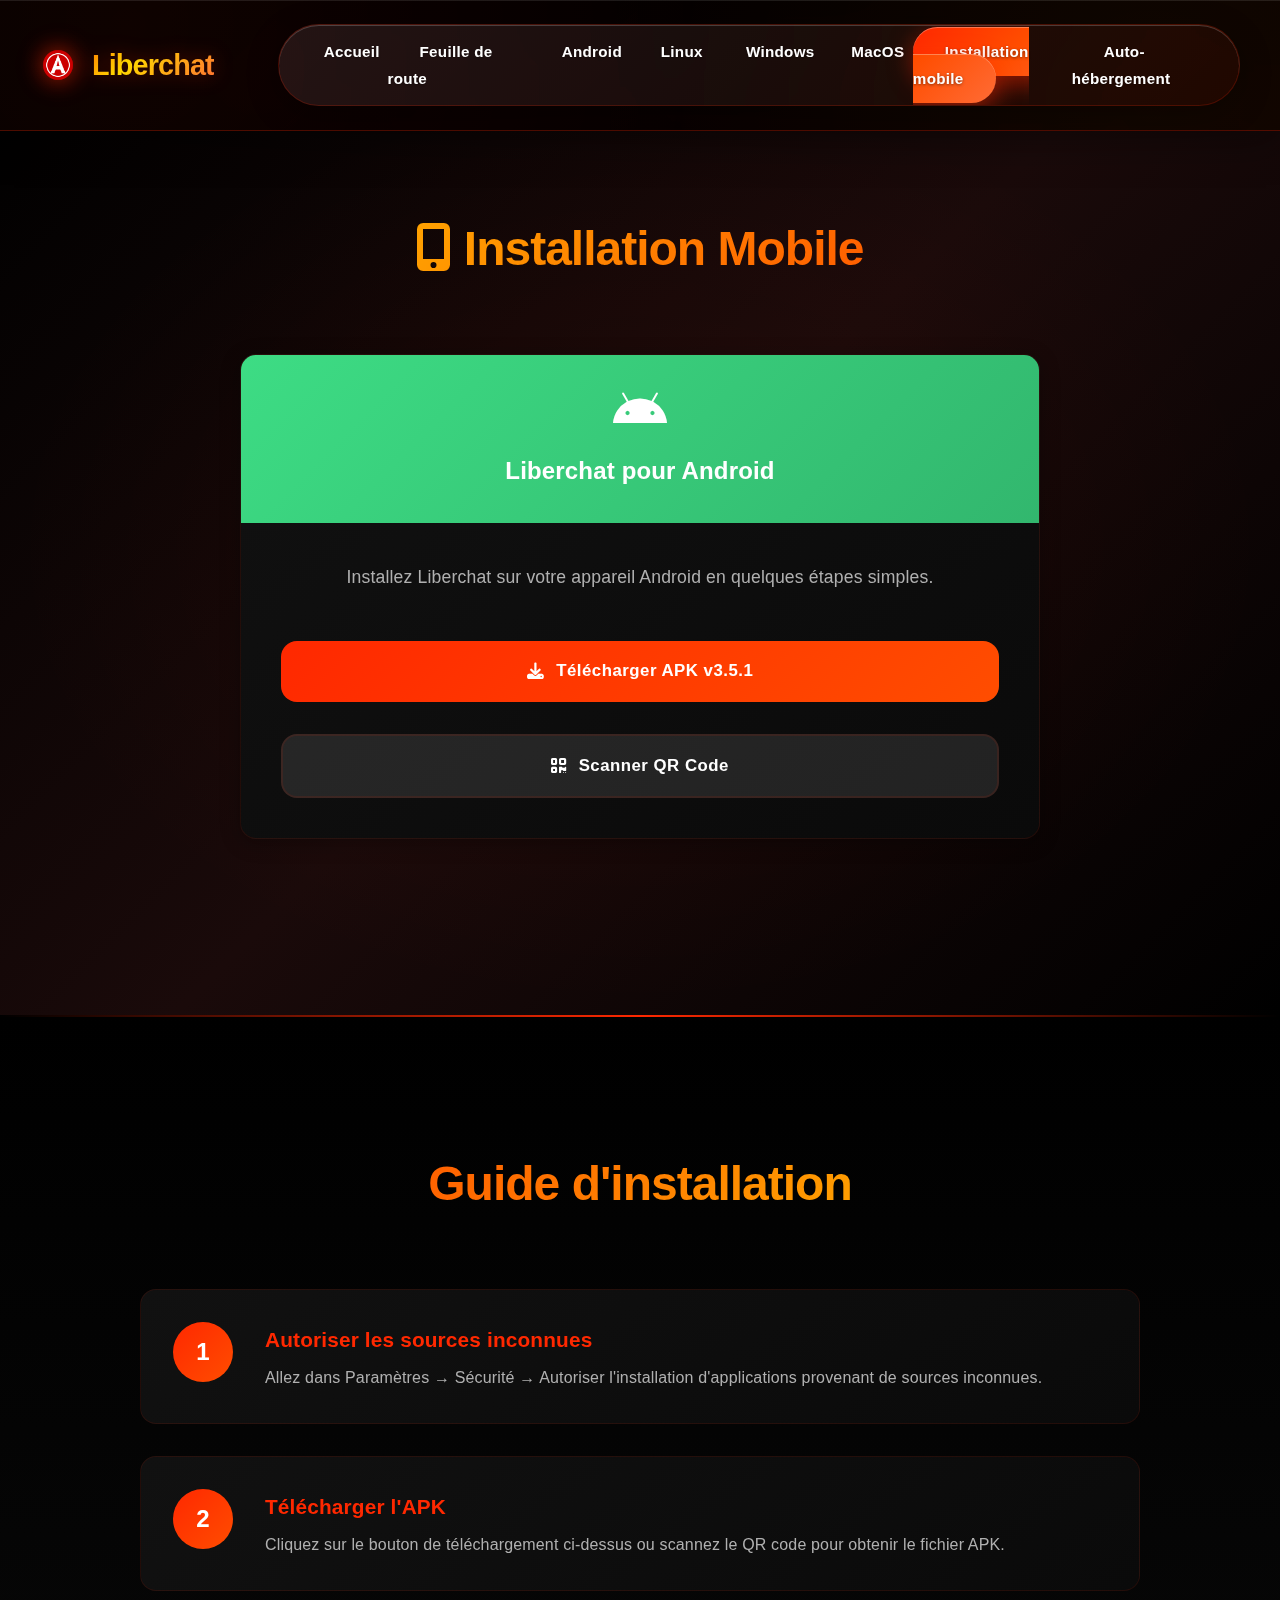
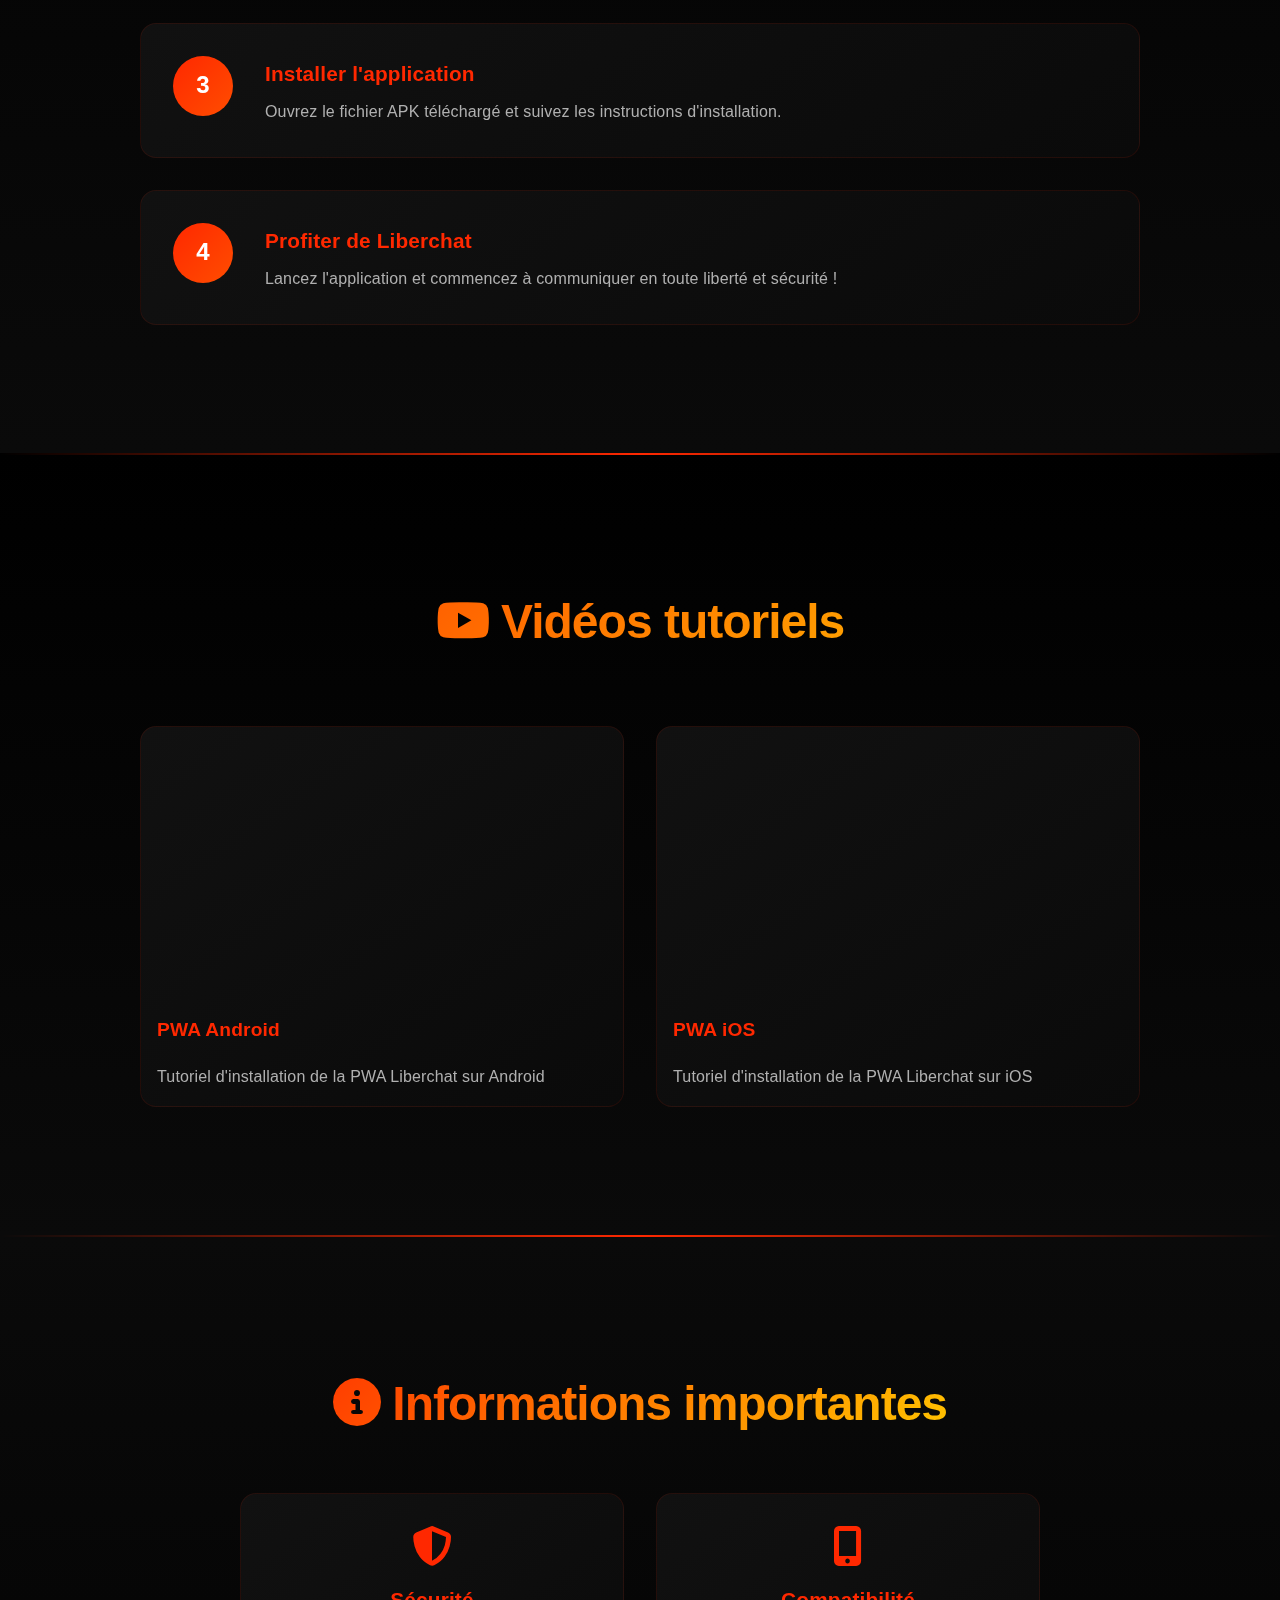
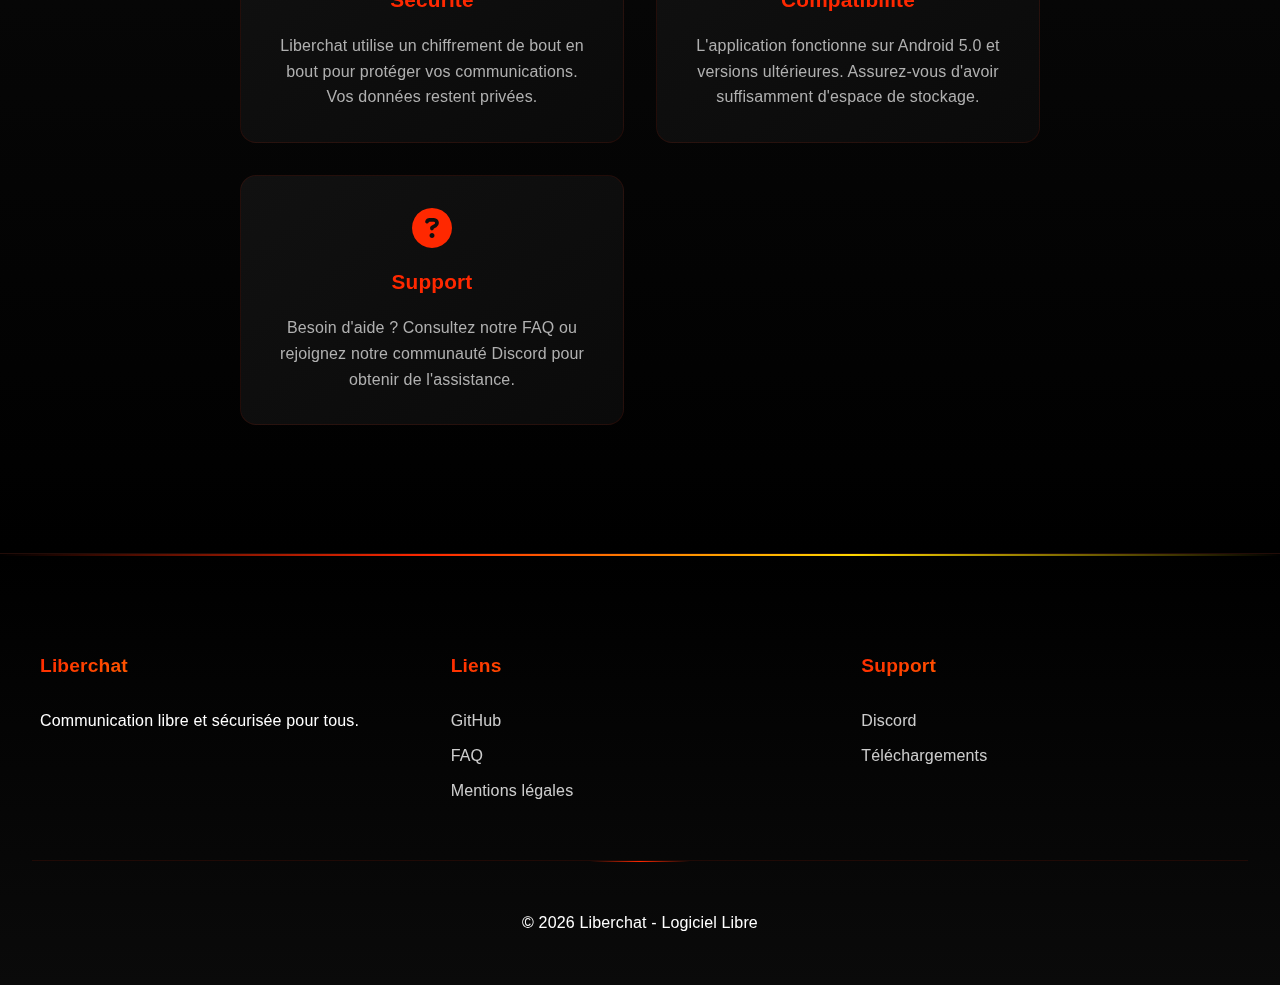
<file: installation-apk.html>
<!DOCTYPE html>
<html lang="fr">
<head>
    <meta charset="UTF-8">
    <meta name="viewport" content="width=device-width, initial-scale=1.0">
    <title>Installation Mobile - Liberchat</title>
    <link rel="icon" type="image/png" href="assets/icon.png">
    <link rel="stylesheet" href="styles.css">
    <link rel="stylesheet" href="https://cdnjs.cloudflare.com/ajax/libs/font-awesome/6.4.0/css/all.min.css">
</head>
<body>
    <nav>
        <div class="nav-content">
            <div class="logo">
                <img src="assets/icon.png" alt="Liberchat Logo" class="logo-img">
                <span>Liberchat</span>
            </div>
            <button class="menu-toggle">
                <i class="fas fa-bars"></i>
            </button>
            <ul class="nav-links">
                <li><a href="./">Accueil</a></li>
                <li><a href="./roadmap.html">Feuille de route</a></li>
                <li><a href="releases.html">Android</a></li>
                <li><a href="releases-linux.html">Linux</a></li>
                <li><a href="releases-windows.html">Windows</a></li>
                <li><a href="releases-macos.html">MacOS</a></li>
                <li><a href="installation-apk.html" class="active">Installation mobile</a></li>
                <li><a href="autohebergement.html">Auto-hébergement</a></li>
            </ul>
        </div>
    </nav>

    <main style="padding-top: 80px;">
        <section class="download">
            <h2><i class="fas fa-mobile-alt"></i> Installation Mobile</h2>
            <div class="installation-container">
                <div class="mobile-card">
                    <div class="card-header">
                        <i class="fab fa-android"></i>
                        <h3>Liberchat pour Android</h3>
                    </div>
                    <div class="card-content">
                        <p>Installez Liberchat sur votre appareil Android en quelques étapes simples.</p>
                        
                        <div class="download-options">
                            <a href="https://github.com/Liberchat/Liberchat-android/releases/download/v3.5.1/Liberchat3.5.1.apk" class="download-button primary">
                                <i class="fas fa-download"></i>
                                Télécharger APK v3.5.1
                            </a>
                            <a href="qr.html" class="download-button secondary">
                                <i class="fas fa-qrcode"></i>
                                Scanner QR Code
                            </a>
                        </div>
                    </div>
                </div>
            </div>
        </section>

        <section class="features">
            <h2>Guide d'installation</h2>
            <div class="installation-steps">
                <div class="step-card">
                    <div class="step-number">1</div>
                    <div class="step-content">
                        <h3>Autoriser les sources inconnues</h3>
                        <p>Allez dans Paramètres → Sécurité → Autoriser l'installation d'applications provenant de sources inconnues.</p>
                    </div>
                </div>
                <div class="step-card">
                    <div class="step-number">2</div>
                    <div class="step-content">
                        <h3>Télécharger l'APK</h3>
                        <p>Cliquez sur le bouton de téléchargement ci-dessus ou scannez le QR code pour obtenir le fichier APK.</p>
                    </div>
                </div>
                <div class="step-card">
                    <div class="step-number">3</div>
                    <div class="step-content">
                        <h3>Installer l'application</h3>
                        <p>Ouvrez le fichier APK téléchargé et suivez les instructions d'installation.</p>
                    </div>
                </div>
                <div class="step-card">
                    <div class="step-number">4</div>
                    <div class="step-content">
                        <h3>Profiter de Liberchat</h3>
                        <p>Lancez l'application et commencez à communiquer en toute liberté et sécurité !</p>
                    </div>
                </div>
            </div>
        </section>

        <section class="features">
            <h2><i class="fab fa-youtube"></i> Vidéos tutoriels</h2>
            <div class="video-container">
                <div class="video-grid">
                    <div class="video-card">
                        <div class="video-wrapper">
                            <iframe src="https://www.youtube.com/embed/t5zCz2FujH0" frameborder="0" allowfullscreen></iframe>
                        </div>
                        <h3>PWA Android</h3>
                        <p>Tutoriel d'installation de la PWA Liberchat sur Android</p>
                    </div>
                    <div class="video-card">
                        <div class="video-wrapper">
                            <iframe src="https://www.youtube.com/embed/BFanzPzmYQw" frameborder="0" allowfullscreen></iframe>
                        </div>
                        <h3>PWA iOS</h3>
                        <p>Tutoriel d'installation de la PWA Liberchat sur iOS</p>
                    </div>
                </div>
            </div>
        </section>

        <section class="about">
            <div class="about-content">
                <h2><i class="fas fa-info-circle"></i> Informations importantes</h2>
                <div class="info-grid">
                    <div class="info-card">
                        <i class="fas fa-shield-alt"></i>
                        <h3>Sécurité</h3>
                        <p>Liberchat utilise un chiffrement de bout en bout pour protéger vos communications. Vos données restent privées.</p>
                    </div>
                    <div class="info-card">
                        <i class="fas fa-mobile-alt"></i>
                        <h3>Compatibilité</h3>
                        <p>L'application fonctionne sur Android 5.0 et versions ultérieures. Assurez-vous d'avoir suffisamment d'espace de stockage.</p>
                    </div>
                    <div class="info-card">
                        <i class="fas fa-question-circle"></i>
                        <h3>Support</h3>
                        <p>Besoin d'aide ? Consultez notre FAQ ou rejoignez notre communauté Discord pour obtenir de l'assistance.</p>
                    </div>
                </div>
            </div>
        </section>
    </main>

    <footer>
        <div class="footer-content">
            <div class="footer-section">
                <h4>Liberchat</h4>
                <p>Communication libre et sécurisée pour tous.</p>
            </div>
            <div class="footer-section">
                <h4>Liens</h4>
                <ul>
                    <li><a href="https://github.com/AnARCHIS12/Liberchat-3.0">GitHub</a></li>
                    <li><a href="faq.html">FAQ</a></li>
                    <li><a href="privacy.html">Mentions légales</a></li>
                </ul>
            </div>
            <div class="footer-section">
                <h4>Support</h4>
                <ul>
                    <li><a href="https://discord.gg/nQDz6g8nYZ">Discord</a></li>
                    <li><a href="releases.html">Téléchargements</a></li>
                </ul>
            </div>
        </div>
        <div class="footer-bottom">
            <p>&copy; <span class="current-year"></span> Liberchat - Logiciel Libre</p>
        </div>
    </footer>

    <style>
        .installation-container {
            max-width: 800px;
            margin: 0 auto;
        }

        .mobile-card {
            background: var(--card-background);
            border: 1px solid var(--card-border);
            border-radius: var(--border-radius);
            overflow: hidden;
            box-shadow: var(--shadow-card);
            transition: var(--transition);
            margin-bottom: 3rem;
        }

        .mobile-card:hover {
            transform: translateY(-5px);
            box-shadow: var(--shadow-primary);
        }

        .card-header {
            background: linear-gradient(135deg, #3DDC84, #32b76e);
            color: white;
            padding: 2rem;
            text-align: center;
        }

        .card-header i {
            font-size: 3rem;
            margin-bottom: 1rem;
        }

        .card-header h3 {
            font-size: 1.5rem;
            margin: 0;
        }

        .card-content {
            padding: 2.5rem;
            text-align: center;
        }

        .card-content p {
            font-size: 1.1rem;
            margin-bottom: 2rem;
            color: var(--text-muted);
        }

        .download-options {
            display: flex;
            gap: 1rem;
            justify-content: center;
            flex-wrap: wrap;
        }

        .download-button {
            display: inline-flex;
            align-items: center;
            gap: 0.75rem;
            padding: 1rem 2rem;
            border-radius: var(--border-radius);
            text-decoration: none;
            font-weight: 600;
            font-size: 1.05rem;
            transition: var(--transition);
            min-width: 200px;
            justify-content: center;
        }

        .download-button.primary {
            background: linear-gradient(135deg, var(--primary-color), var(--hover-color));
            color: white;
        }

        .download-button.secondary {
            background: rgba(255, 255, 255, 0.1);
            color: var(--text-color);
            border: 2px solid var(--card-border);
        }

        .download-button:hover {
            transform: translateY(-2px);
            box-shadow: 0 8px 25px rgba(255, 40, 0, 0.3);
        }

        .installation-steps {
            display: grid;
            gap: 2rem;
            margin-top: 3rem;
            max-width: 1000px;
            margin-left: auto;
            margin-right: auto;
        }

        .step-card {
            display: flex;
            align-items: flex-start;
            gap: 2rem;
            background: var(--card-background);
            border: 1px solid var(--card-border);
            border-radius: var(--border-radius);
            padding: 2rem;
            transition: var(--transition);
        }

        .step-card:hover {
            transform: translateY(-3px);
            box-shadow: var(--shadow-card);
        }

        .step-number {
            background: linear-gradient(135deg, var(--primary-color), var(--hover-color));
            color: white;
            width: 60px;
            height: 60px;
            border-radius: 50%;
            display: flex;
            align-items: center;
            justify-content: center;
            font-weight: bold;
            font-size: 1.5rem;
            flex-shrink: 0;
        }

        .step-content h3 {
            color: var(--primary-color);
            margin-bottom: 0.5rem;
            font-size: 1.3rem;
        }

        .step-content p {
            color: var(--text-muted);
            line-height: 1.6;
        }

        .video-container {
            max-width: 1000px;
            margin: 0 auto;
        }

        .video-grid {
            display: grid;
            grid-template-columns: repeat(auto-fit, minmax(400px, 1fr));
            gap: 2rem;
            margin-top: 2rem;
        }

        .video-card {
            background: var(--card-background);
            border: 1px solid var(--card-border);
            border-radius: var(--border-radius);
            overflow: hidden;
            transition: var(--transition);
        }

        .video-card:hover {
            transform: translateY(-5px);
            box-shadow: var(--shadow-card);
        }

        .video-wrapper {
            position: relative;
            width: 100%;
            height: 0;
            padding-bottom: 56.25%;
        }

        .video-wrapper iframe {
            position: absolute;
            top: 0;
            left: 0;
            width: 100%;
            height: 100%;
        }

        .video-card h3 {
            color: var(--primary-color);
            padding: 1rem;
            margin: 0;
            font-size: 1.2rem;
        }

        .video-card p {
            color: var(--text-muted);
            padding: 0 1rem 1rem;
            margin: 0;
        }

        .info-grid {
            display: grid;
            grid-template-columns: repeat(auto-fit, minmax(300px, 1fr));
            gap: 2rem;
            margin-top: 2rem;
        }

        .info-card {
            background: var(--card-background);
            border: 1px solid var(--card-border);
            border-radius: var(--border-radius);
            padding: 2rem;
            text-align: center;
            transition: var(--transition);
        }

        .info-card:hover {
            transform: translateY(-3px);
            box-shadow: var(--shadow-card);
        }

        .info-card i {
            font-size: 2.5rem;
            color: var(--primary-color);
            margin-bottom: 1rem;
        }

        .info-card h3 {
            color: var(--primary-color);
            margin-bottom: 1rem;
            font-size: 1.3rem;
        }

        .info-card p {
            color: var(--text-muted);
            line-height: 1.6;
        }

        @media (max-width: 768px) {
            .installation-container {
                padding: 0 1rem;
            }

            .card-content {
                padding: 1.5rem;
            }

            .download-options {
                flex-direction: column;
                align-items: stretch;
            }

            .download-button {
                min-width: auto;
            }

            .step-card {
                flex-direction: column;
                text-align: center;
                gap: 1rem;
            }

            .step-number {
                margin: 0 auto;
            }

            .video-grid {
                grid-template-columns: 1fr;
                gap: 1.5rem;
            }
        }
    </style>

    <script>
        document.addEventListener('DOMContentLoaded', () => {
            // Mise à jour de l'année
            const yearElements = document.querySelectorAll('.current-year');
            const currentYear = new Date().getFullYear();
            yearElements.forEach(el => {
                el.textContent = currentYear;
            });

            // Menu mobile
            const menuToggle = document.querySelector('.menu-toggle');
            const navLinks = document.querySelector('.nav-links');
            
            if (menuToggle && navLinks) {
                menuToggle.addEventListener('click', () => {
                    navLinks.classList.toggle('active');
                    menuToggle.classList.toggle('active');
                });
            }
        });
    </script>
</body>
</html>
</file>
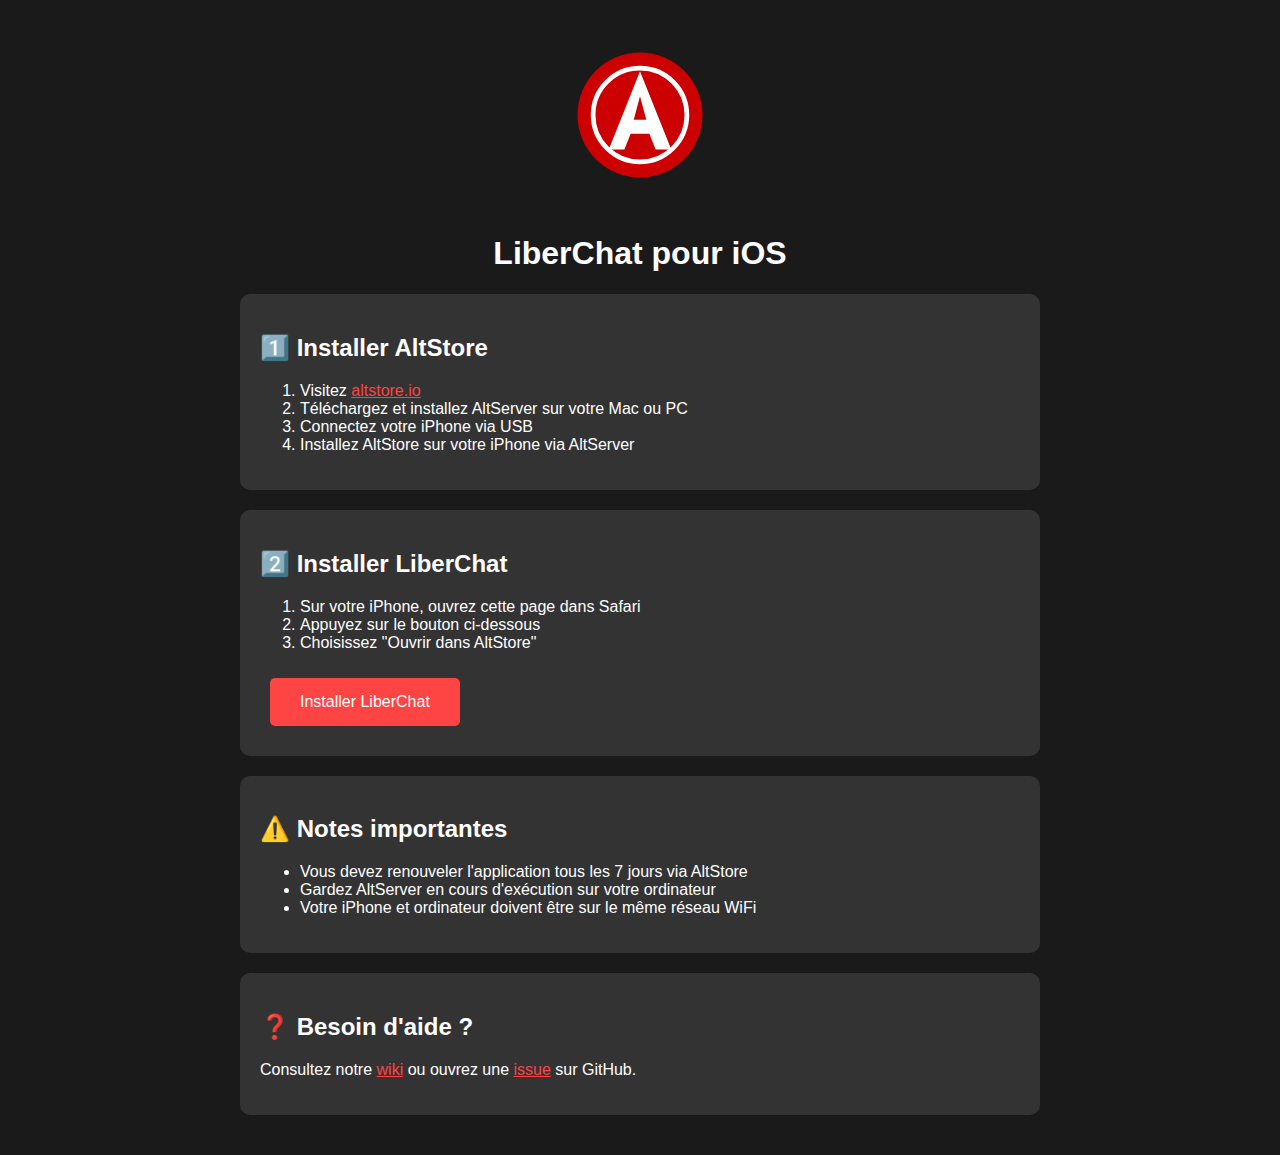
<file: ios.html>
<!DOCTYPE html>
<html lang="fr">
<head>
    <meta charset="UTF-8">
    <meta name="viewport" content="width=device-width, initial-scale=1.0">
    <title>LiberChat pour iOS</title>
    <style>
        body {
            font-family: Arial, sans-serif;
            max-width: 800px;
            margin: 0 auto;
            padding: 20px;
            background: #1a1a1a;
            color: white;
        }
        .container {
            text-align: center;
        }
        .step {
            background: #333;
            padding: 20px;
            margin: 20px 0;
            border-radius: 10px;
            text-align: left;
        }
        .logo {
            width: 150px;
            margin: 20px;
        }
        .button {
            display: inline-block;
            background: #ff4444;
            color: white;
            padding: 15px 30px;
            border-radius: 5px;
            text-decoration: none;
            margin: 10px;
        }
    </style>
</head>
<body>
    <div class="container">
        <img src="images/liberchat-logo.svg" alt="LiberChat Logo" class="logo">
        <h1>LiberChat pour iOS</h1>
        
        <div class="step">
            <h2>1️⃣ Installer AltStore</h2>
            <ol>
                <li>Visitez <a href="https://altstore.io" style="color: #ff4444;">altstore.io</a></li>
                <li>Téléchargez et installez AltServer sur votre Mac ou PC</li>
                <li>Connectez votre iPhone via USB</li>
                <li>Installez AltStore sur votre iPhone via AltServer</li>
            </ol>
        </div>

        <div class="step">
            <h2>2️⃣ Installer LiberChat</h2>
            <ol>
                <li>Sur votre iPhone, ouvrez cette page dans Safari</li>
                <li>Appuyez sur le bouton ci-dessous</li>
                <li>Choisissez "Ouvrir dans AltStore"</li>
            </ol>
            <a href="altstore://install?url=https://anarchis12.github.io/Liberchat-3.0/ios/altstore-manifest.json" class="button">
                Installer LiberChat
            </a>
        </div>

        <div class="step">
            <h2>⚠️ Notes importantes</h2>
            <ul>
                <li>Vous devez renouveler l'application tous les 7 jours via AltStore</li>
                <li>Gardez AltServer en cours d'exécution sur votre ordinateur</li>
                <li>Votre iPhone et ordinateur doivent être sur le même réseau WiFi</li>
            </ul>
        </div>

        <div class="step">
            <h2>❓ Besoin d'aide ?</h2>
            <p>Consultez notre <a href="https://github.com/AnARCHIS12/Liberchat-3.0/wiki" style="color: #ff4444;">wiki</a> ou ouvrez une <a href="https://github.com/AnARCHIS12/Liberchat-3.0/issues" style="color: #ff4444;">issue</a> sur GitHub.</p>
        </div>
    </div>
</body>
</html>
</file>
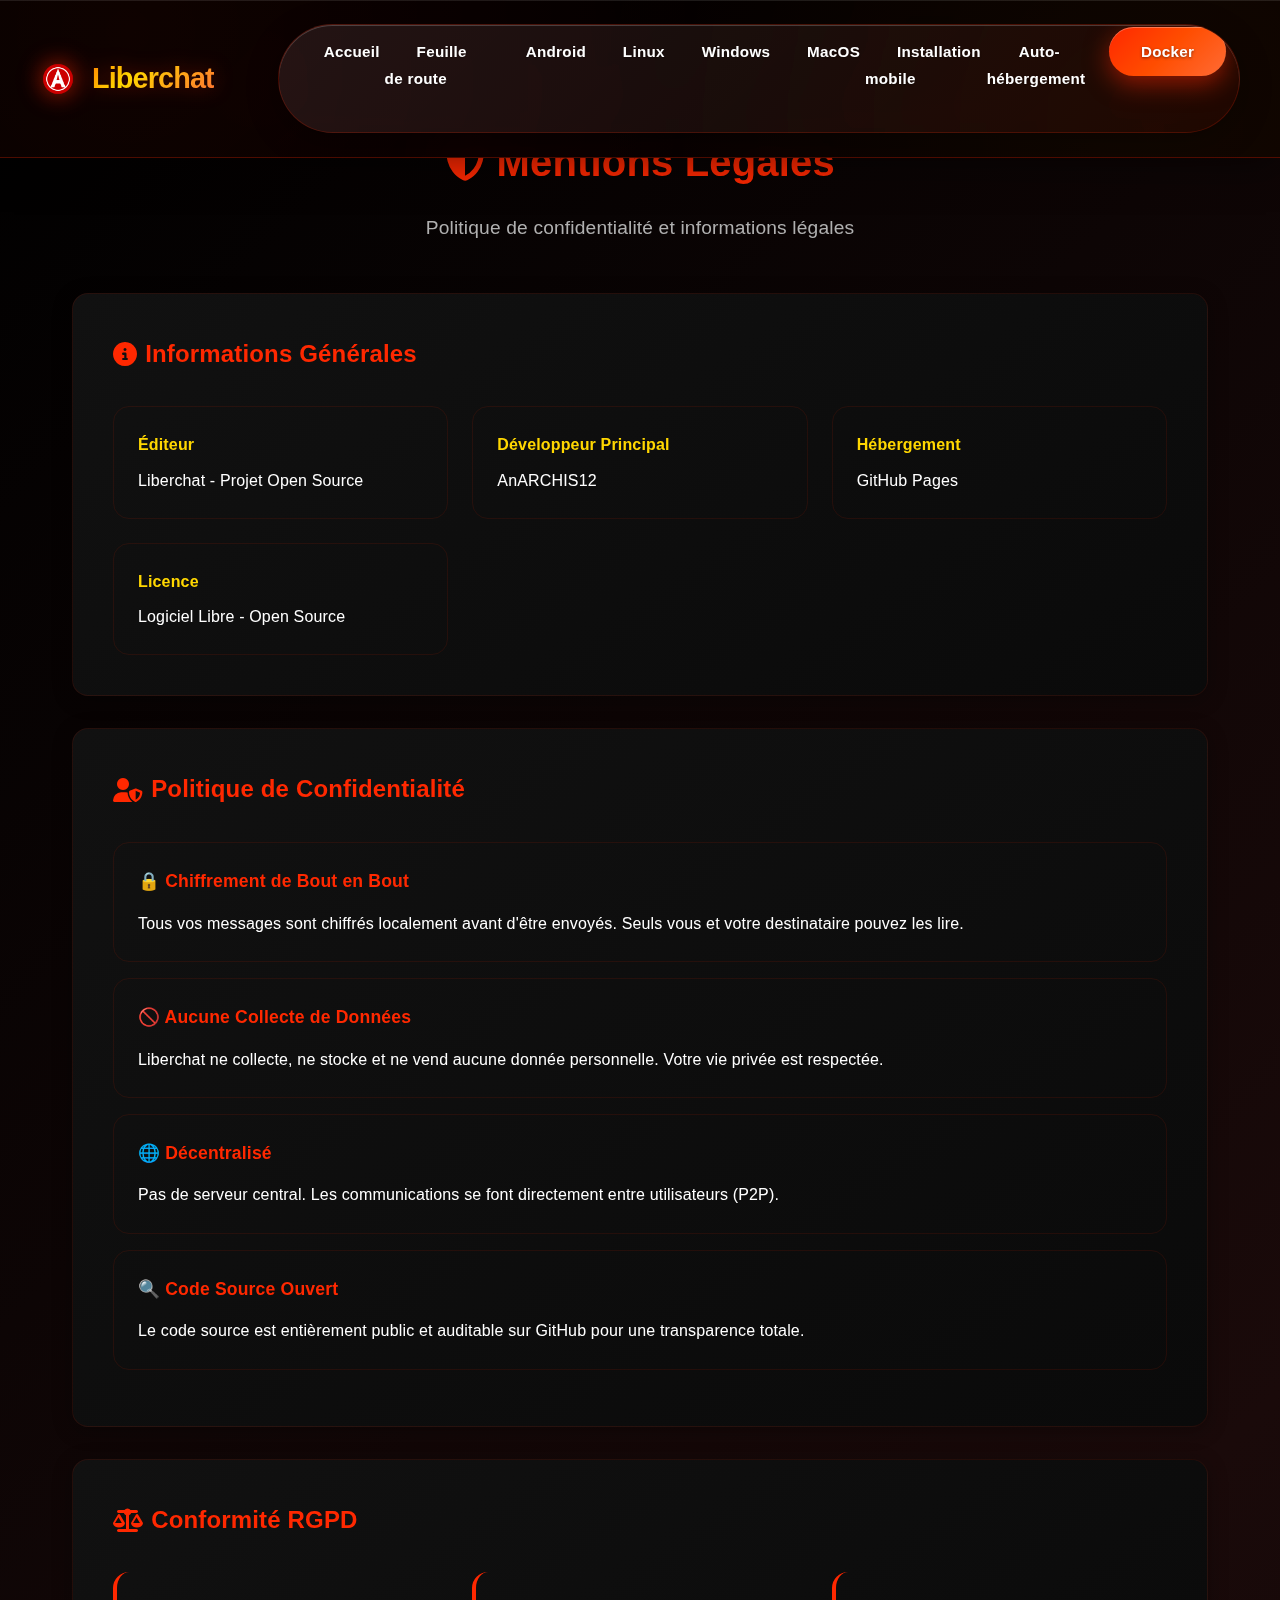
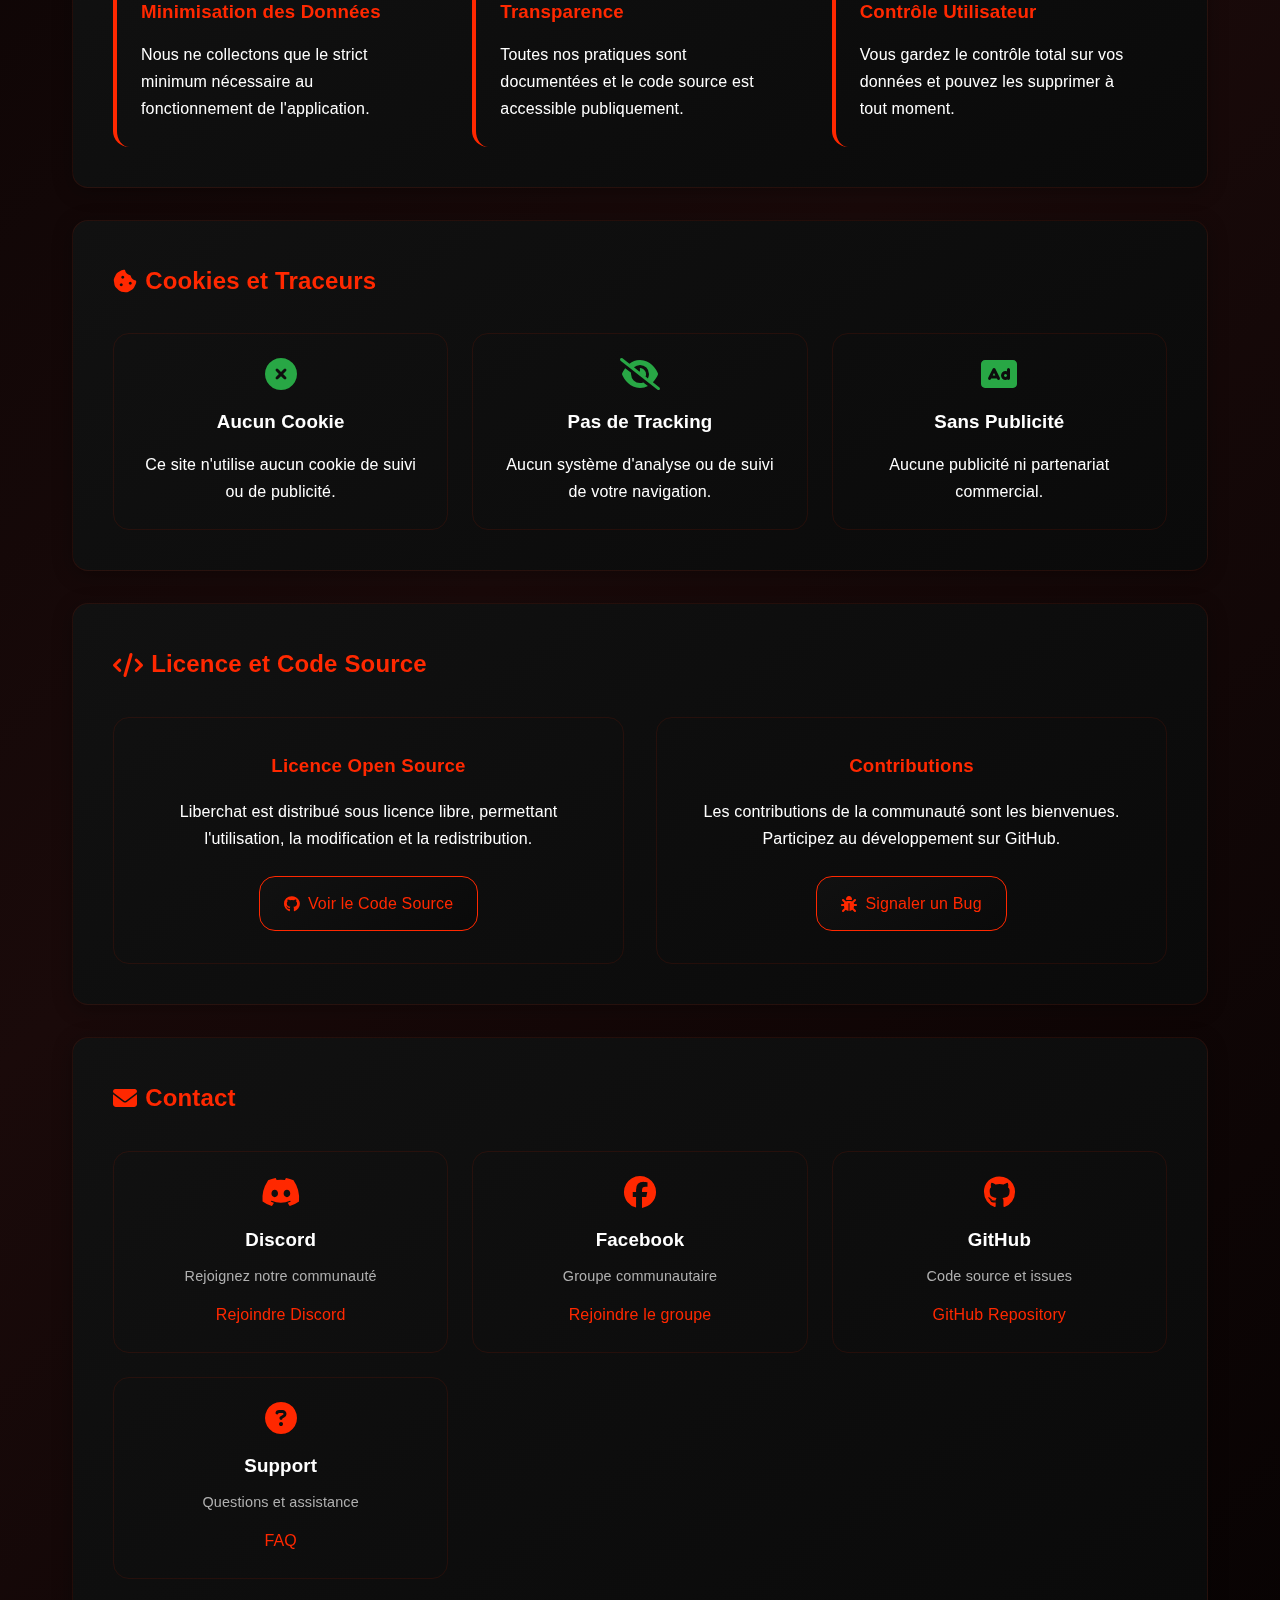
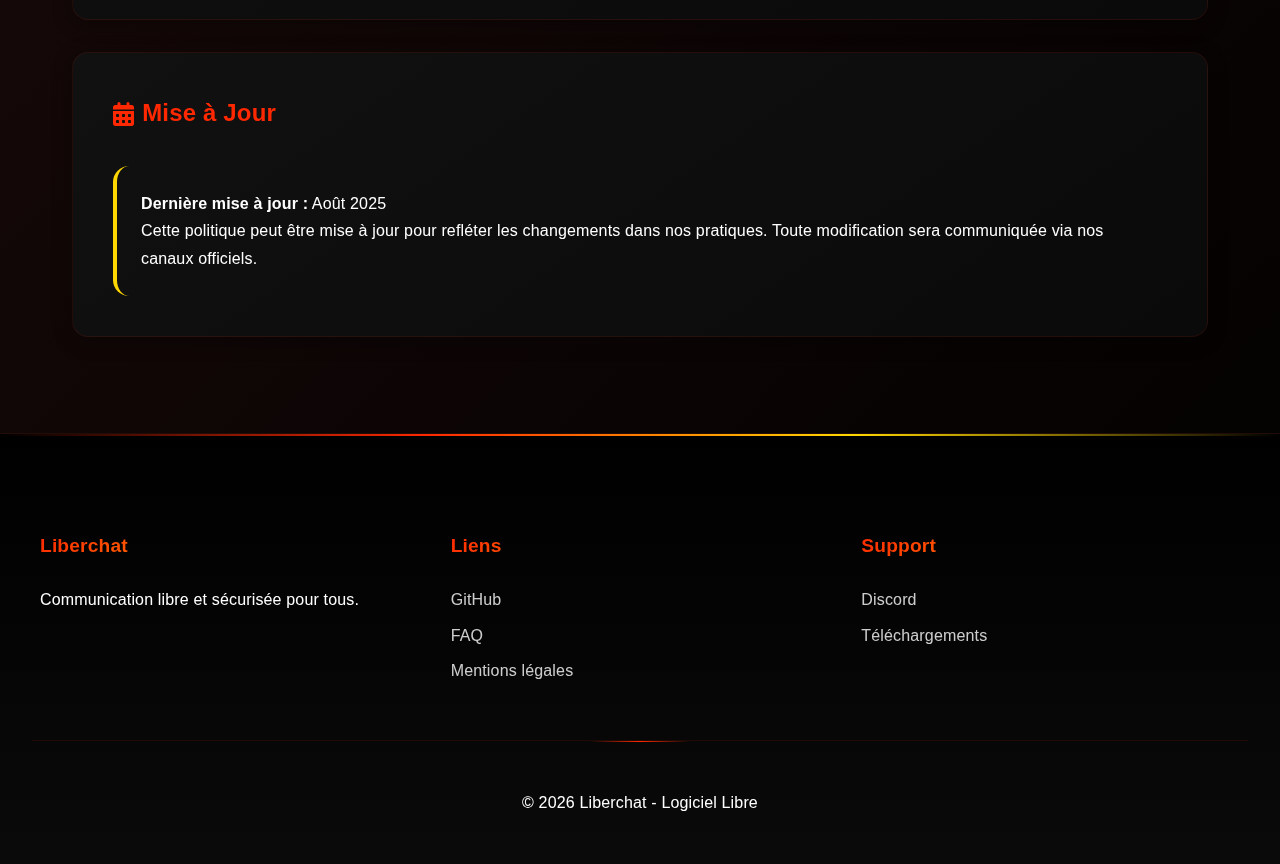
<file: privacy.html>
<!DOCTYPE html>
<html lang="fr">
<head>
    <meta charset="UTF-8">
    <meta name="viewport" content="width=device-width, initial-scale=1.0">
    <title>Mentions Légales - Liberchat</title>
    <link rel="icon" type="image/png" href="assets/icon.png">
    <link rel="stylesheet" href="styles.css">
    <link rel="stylesheet" href="https://cdnjs.cloudflare.com/ajax/libs/font-awesome/6.4.0/css/all.min.css">
</head>
<body>
    <nav>
        <div class="nav-content">
            <div class="logo">
                <img src="assets/icon.png" alt="Liberchat Logo" class="logo-img">
                <span>Liberchat</span>
            </div>
            <button class="menu-toggle">
                <i class="fas fa-bars"></i>
            </button>
            <ul class="nav-links">
                <li><a href="./">Accueil</a></li>
                <li><a href="./roadmap.html">Feuille de route</a></li>
                <li><a href="releases.html">Android</a></li>
                <li><a href="releases-linux.html">Linux</a></li>
                <li><a href="releases-windows.html">Windows</a></li>
                <li><a href="releases-macos.html">MacOS</a></li>
                <li><a href="installation-apk.html">Installation mobile</a></li>
                <li><a href="autohebergement.html">Auto-hébergement</a></li>
                <li><a href="docker.html" class="active">Docker</a></li>
            </ul>
        </div>
    </nav>

    <main style="padding-top: 80px;">
        <div class="page-header">
            <h1><i class="fas fa-shield-alt"></i> Mentions Légales</h1>
            <p>Politique de confidentialité et informations légales</p>
        </div>

        <section class="legal-content">
            <div class="legal-section">
                <h2><i class="fas fa-info-circle"></i> Informations Générales</h2>
                <div class="info-grid">
                    <div class="info-item">
                        <h3>Éditeur</h3>
                        <p>Liberchat - Projet Open Source</p>
                    </div>
                    <div class="info-item">
                        <h3>Développeur Principal</h3>
                        <p>AnARCHIS12</p>
                    </div>
                    <div class="info-item">
                        <h3>Hébergement</h3>
                        <p>GitHub Pages</p>
                    </div>
                    <div class="info-item">
                        <h3>Licence</h3>
                        <p>Logiciel Libre - Open Source</p>
                    </div>
                </div>
            </div>

            <div class="legal-section">
                <h2><i class="fas fa-user-shield"></i> Politique de Confidentialité</h2>
                
                <div class="privacy-card">
                    <h3>🔒 Chiffrement de Bout en Bout</h3>
                    <p>Tous vos messages sont chiffrés localement avant d'être envoyés. Seuls vous et votre destinataire pouvez les lire.</p>
                </div>

                <div class="privacy-card">
                    <h3>🚫 Aucune Collecte de Données</h3>
                    <p>Liberchat ne collecte, ne stocke et ne vend aucune donnée personnelle. Votre vie privée est respectée.</p>
                </div>

                <div class="privacy-card">
                    <h3>🌐 Décentralisé</h3>
                    <p>Pas de serveur central. Les communications se font directement entre utilisateurs (P2P).</p>
                </div>

                <div class="privacy-card">
                    <h3>🔍 Code Source Ouvert</h3>
                    <p>Le code source est entièrement public et auditable sur GitHub pour une transparence totale.</p>
                </div>
            </div>

            <div class="legal-section">
                <h2><i class="fas fa-balance-scale"></i> Conformité RGPD</h2>
                <div class="rgpd-content">
                    <div class="rgpd-principle">
                        <h3>Minimisation des Données</h3>
                        <p>Nous ne collectons que le strict minimum nécessaire au fonctionnement de l'application.</p>
                    </div>
                    <div class="rgpd-principle">
                        <h3>Transparence</h3>
                        <p>Toutes nos pratiques sont documentées et le code source est accessible publiquement.</p>
                    </div>
                    <div class="rgpd-principle">
                        <h3>Contrôle Utilisateur</h3>
                        <p>Vous gardez le contrôle total sur vos données et pouvez les supprimer à tout moment.</p>
                    </div>
                </div>
            </div>

            <div class="legal-section">
                <h2><i class="fas fa-cookie-bite"></i> Cookies et Traceurs</h2>
                <div class="cookies-info">
                    <div class="cookie-status no-cookies">
                        <i class="fas fa-times-circle"></i>
                        <h3>Aucun Cookie</h3>
                        <p>Ce site n'utilise aucun cookie de suivi ou de publicité.</p>
                    </div>
                    <div class="cookie-status no-tracking">
                        <i class="fas fa-eye-slash"></i>
                        <h3>Pas de Tracking</h3>
                        <p>Aucun système d'analyse ou de suivi de votre navigation.</p>
                    </div>
                    <div class="cookie-status no-ads">
                        <i class="fas fa-ad"></i>
                        <h3>Sans Publicité</h3>
                        <p>Aucune publicité ni partenariat commercial.</p>
                    </div>
                </div>
            </div>

            <div class="legal-section">
                <h2><i class="fas fa-code"></i> Licence et Code Source</h2>
                <div class="license-content">
                    <div class="license-card">
                        <h3>Licence Open Source</h3>
                        <p>Liberchat est distribué sous licence libre, permettant l'utilisation, la modification et la redistribution.</p>
                        <a href="https://github.com/AnARCHIS12/Liberchat-3.0" class="btn-secondary">
                            <i class="fab fa-github"></i> Voir le Code Source
                        </a>
                    </div>
                    <div class="license-card">
                        <h3>Contributions</h3>
                        <p>Les contributions de la communauté sont les bienvenues. Participez au développement sur GitHub.</p>
                        <a href="https://github.com/AnARCHIS12/Liberchat-3.0/issues" class="btn-secondary">
                            <i class="fas fa-bug"></i> Signaler un Bug
                        </a>
                    </div>
                </div>
            </div>

            <div class="legal-section">
                <h2><i class="fas fa-envelope"></i> Contact</h2>
                <div class="contact-grid">
                    <div class="contact-card">
                        <i class="fab fa-discord"></i>
                        <h3>Discord</h3>
                        <p>Rejoignez notre communauté</p>
                        <a href="https://discord.gg/nQDz6g8nYZ">Rejoindre Discord</a>
                    </div>
                    <div class="contact-card">
                        <i class="fab fa-facebook"></i>
                        <h3>Facebook</h3>
                        <p>Groupe communautaire</p>
                        <a href="https://www.facebook.com/groups/1056100956078058/?ref=invite_via_link&invite_short_link_key=g%2F52bxygozg%2FCwMJWPUq">Rejoindre le groupe</a>
                    </div>
                    <div class="contact-card">
                        <i class="fab fa-github"></i>
                        <h3>GitHub</h3>
                        <p>Code source et issues</p>
                        <a href="https://github.com/AnARCHIS12/Liberchat-3.0">GitHub Repository</a>
                    </div>
                    <div class="contact-card">
                        <i class="fas fa-question-circle"></i>
                        <h3>Support</h3>
                        <p>Questions et assistance</p>
                        <a href="faq.html">FAQ</a>
                    </div>
                </div>
            </div>

            <div class="legal-section">
                <h2><i class="fas fa-calendar-alt"></i> Mise à Jour</h2>
                <div class="update-info">
                    <p><strong>Dernière mise à jour :</strong> Août 2025</p>
                    <p>Cette politique peut être mise à jour pour refléter les changements dans nos pratiques. Toute modification sera communiquée via nos canaux officiels.</p>
                </div>
            </div>
        </section>
    </main>

    <footer>
        <div class="footer-content">
            <div class="footer-section">
                <h4>Liberchat</h4>
                <p>Communication libre et sécurisée pour tous.</p>
            </div>
            <div class="footer-section">
                <h4>Liens</h4>
                <ul>
                    <li><a href="https://github.com/AnARCHIS12/Liberchat-3.0">GitHub</a></li>
                    <li><a href="faq.html">FAQ</a></li>
                    <li><a href="privacy.html">Mentions légales</a></li>
                </ul>
            </div>
            <div class="footer-section">
                <h4>Support</h4>
                <ul>
                    <li><a href="https://discord.gg/nQDz6g8nYZ">Discord</a></li>
                    <li><a href="releases.html">Téléchargements</a></li>
                </ul>
            </div>
        </div>
        <div class="footer-bottom">
            <p>&copy; <span class="current-year"></span> Liberchat - Logiciel Libre</p>
        </div>
    </footer>

    <style>
        .page-header {
            text-align: center;
            padding: 3rem 2rem;
            max-width: 800px;
            margin: 0 auto;
        }

        .page-header h1 {
            color: var(--primary-color);
            font-size: 2.5rem;
            margin-bottom: 1rem;
        }

        .page-header p {
            color: var(--text-muted);
            font-size: 1.2rem;
        }

        .legal-content {
            max-width: 1200px;
            margin: 0 auto;
            padding: 0 2rem 4rem;
        }

        .legal-section {
            background: var(--card-background);
            border: 1px solid var(--card-border);
            border-radius: var(--border-radius);
            padding: 2.5rem;
            margin-bottom: 2rem;
            box-shadow: var(--shadow-card);
        }

        .legal-section h2 {
            color: var(--primary-color);
            margin-bottom: 2rem;
            display: flex;
            align-items: center;
            gap: 0.5rem;
        }

        .info-grid {
            display: grid;
            grid-template-columns: repeat(auto-fit, minmax(250px, 1fr));
            gap: 1.5rem;
        }

        .info-item {
            background: var(--section-background);
            padding: 1.5rem;
            border-radius: var(--border-radius);
            border: 1px solid var(--card-border);
        }

        .info-item h3 {
            color: var(--accent-color);
            margin-bottom: 0.5rem;
            font-size: 1rem;
        }

        .privacy-card {
            background: var(--section-background);
            border: 1px solid var(--card-border);
            border-radius: var(--border-radius);
            padding: 1.5rem;
            margin-bottom: 1rem;
            transition: var(--transition);
        }

        .privacy-card:hover {
            transform: translateY(-2px);
            box-shadow: var(--shadow-card);
        }

        .privacy-card h3 {
            color: var(--primary-color);
            margin-bottom: 0.8rem;
            font-size: 1.1rem;
        }

        .rgpd-content {
            display: grid;
            grid-template-columns: repeat(auto-fit, minmax(300px, 1fr));
            gap: 1.5rem;
        }

        .rgpd-principle {
            background: var(--section-background);
            padding: 1.5rem;
            border-radius: var(--border-radius);
            border-left: 4px solid var(--primary-color);
        }

        .rgpd-principle h3 {
            color: var(--primary-color);
            margin-bottom: 0.8rem;
        }

        .cookies-info {
            display: grid;
            grid-template-columns: repeat(auto-fit, minmax(250px, 1fr));
            gap: 1.5rem;
        }

        .cookie-status {
            background: var(--section-background);
            padding: 1.5rem;
            border-radius: var(--border-radius);
            text-align: center;
            border: 1px solid var(--card-border);
        }

        .cookie-status i {
            font-size: 2rem;
            margin-bottom: 1rem;
            color: #28a745;
        }

        .cookie-status h3 {
            color: var(--text-color);
            margin-bottom: 0.8rem;
        }

        .license-content {
            display: grid;
            grid-template-columns: repeat(auto-fit, minmax(300px, 1fr));
            gap: 2rem;
        }

        .license-card {
            background: var(--section-background);
            padding: 2rem;
            border-radius: var(--border-radius);
            border: 1px solid var(--card-border);
            text-align: center;
        }

        .license-card h3 {
            color: var(--primary-color);
            margin-bottom: 1rem;
        }

        .license-card p {
            margin-bottom: 1.5rem;
        }

        .contact-grid {
            display: grid;
            grid-template-columns: repeat(auto-fit, minmax(250px, 1fr));
            gap: 1.5rem;
        }

        .contact-card {
            background: var(--section-background);
            padding: 1.5rem;
            border-radius: var(--border-radius);
            border: 1px solid var(--card-border);
            text-align: center;
            transition: var(--transition);
        }

        .contact-card:hover {
            transform: translateY(-3px);
            box-shadow: var(--shadow-card);
        }

        .contact-card i {
            font-size: 2rem;
            color: var(--primary-color);
            margin-bottom: 1rem;
        }

        .contact-card h3 {
            color: var(--text-color);
            margin-bottom: 0.5rem;
        }

        .contact-card p {
            color: var(--text-muted);
            margin-bottom: 0.8rem;
            font-size: 0.9rem;
        }

        .contact-card a {
            color: var(--primary-color);
            text-decoration: none;
            font-weight: 500;
        }

        .contact-card a:hover {
            text-decoration: underline;
        }

        .update-info {
            background: var(--section-background);
            padding: 1.5rem;
            border-radius: var(--border-radius);
            border-left: 4px solid var(--accent-color);
        }

        .btn-secondary {
            background: var(--card-background);
            color: var(--primary-color);
            border: 1px solid var(--primary-color);
            padding: 0.8rem 1.5rem;
            border-radius: var(--border-radius);
            text-decoration: none;
            display: inline-flex;
            align-items: center;
            gap: 0.5rem;
            transition: var(--transition);
            font-weight: 500;
        }

        .btn-secondary:hover {
            background: var(--primary-color);
            color: white;
            transform: translateY(-2px);
        }

        @media (max-width: 768px) {
            .legal-content {
                padding: 0 1rem 2rem;
            }

            .legal-section {
                padding: 1.5rem;
            }

            .info-grid,
            .rgpd-content,
            .cookies-info,
            .license-content,
            .contact-grid {
                grid-template-columns: 1fr;
            }
        }
    </style>

    <script src="script.js"></script>
</body>
</html>
</file>
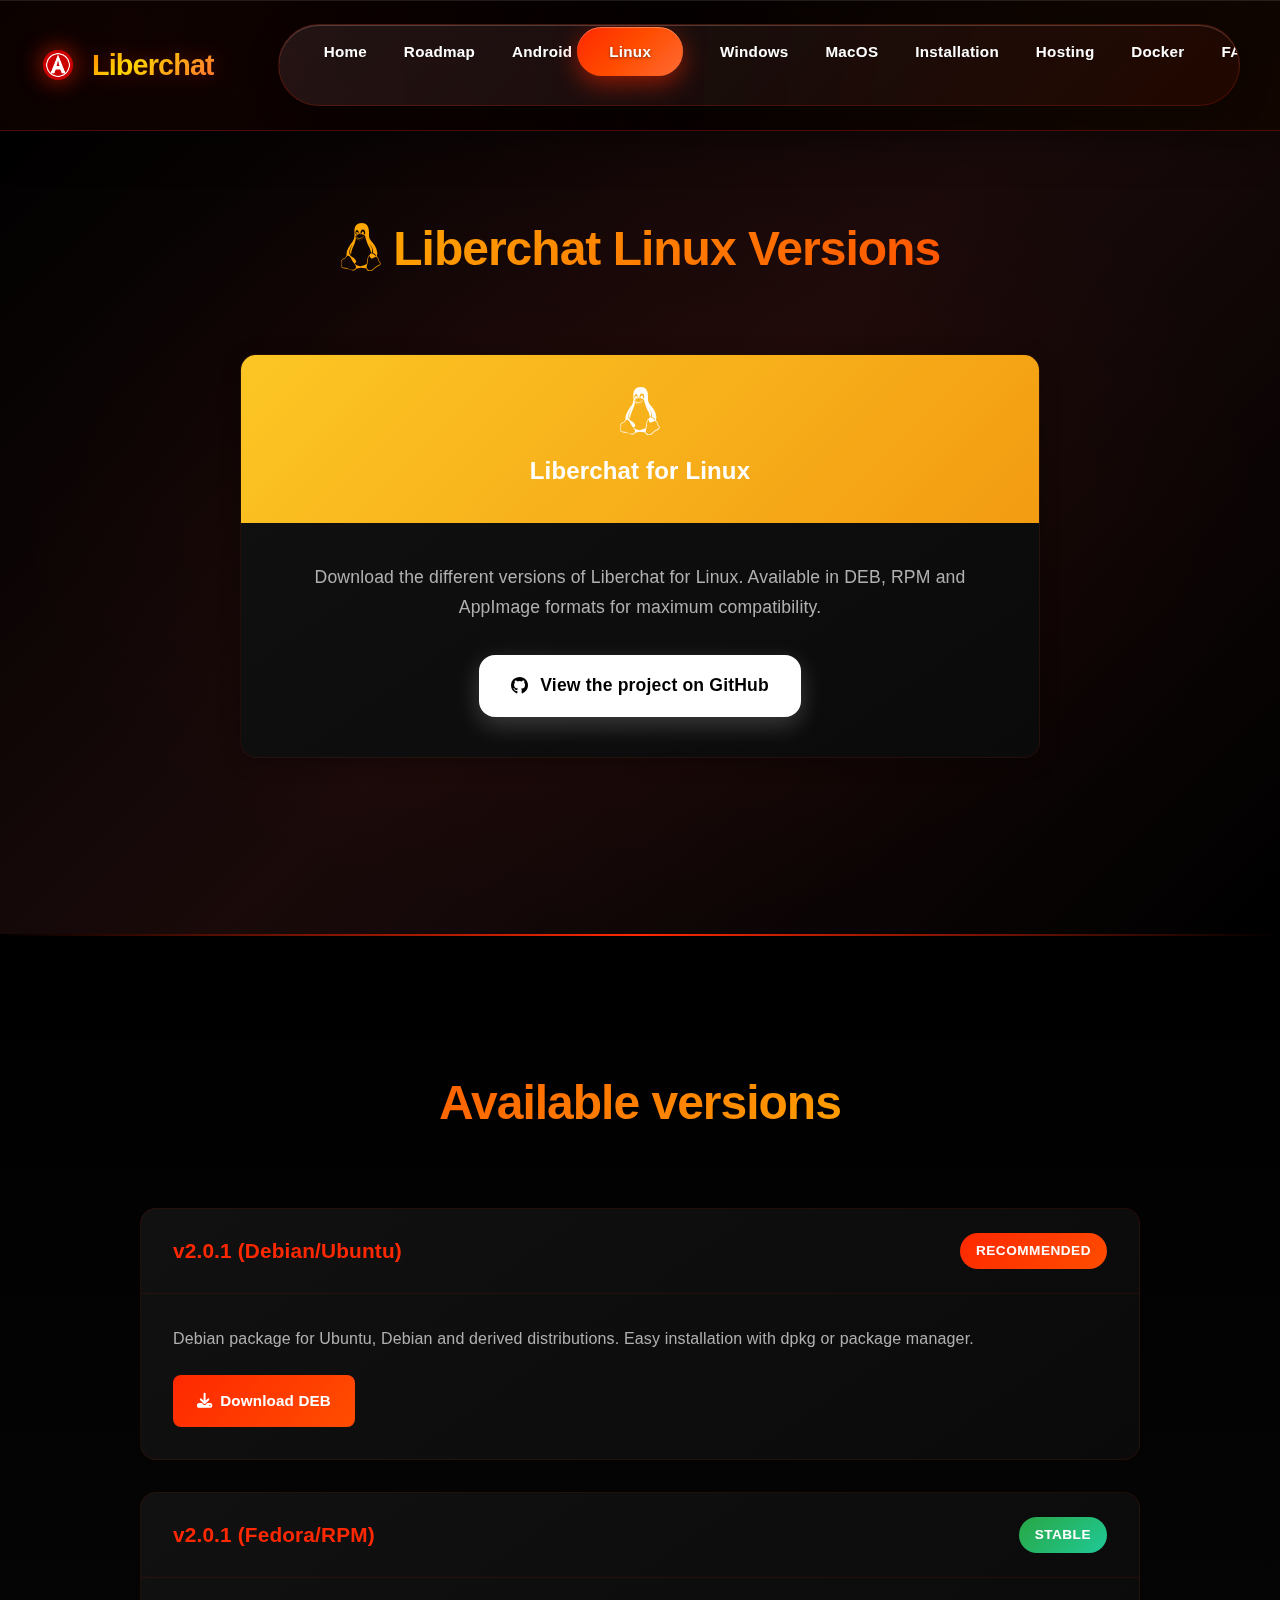
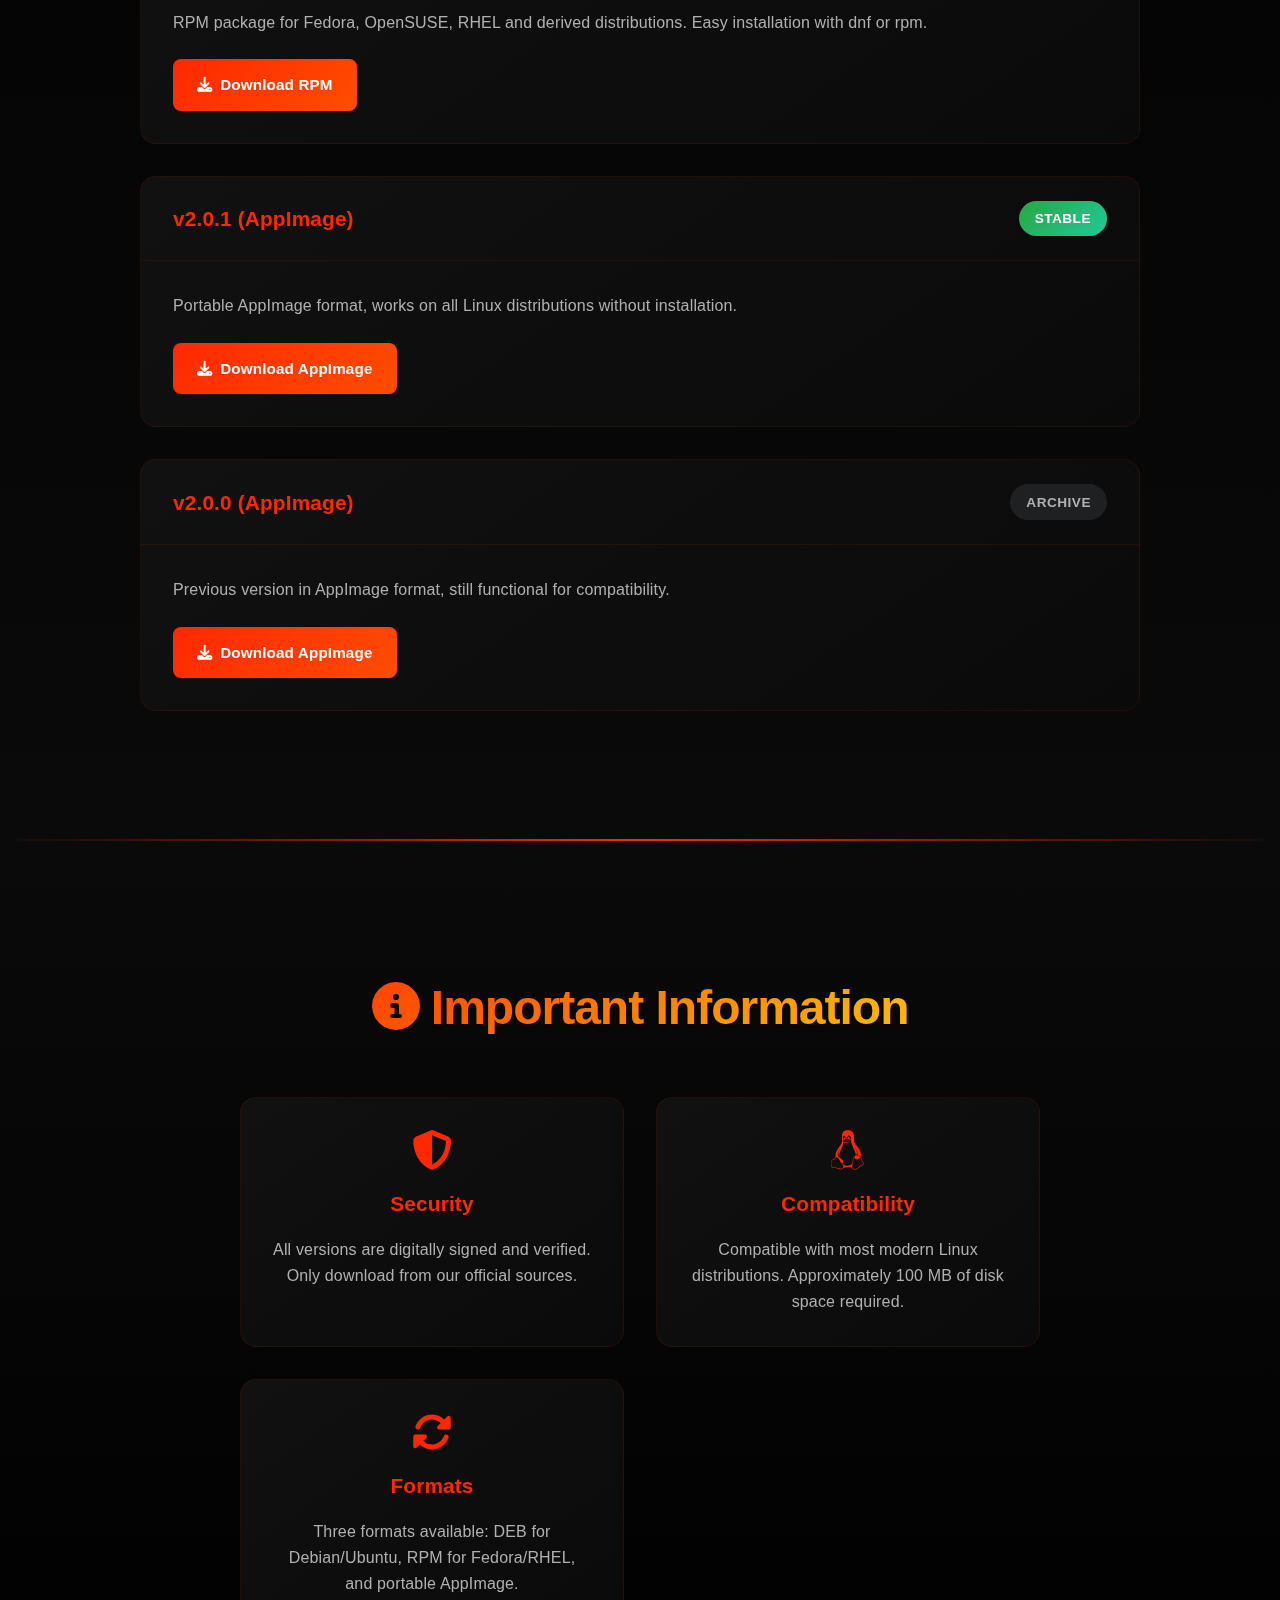
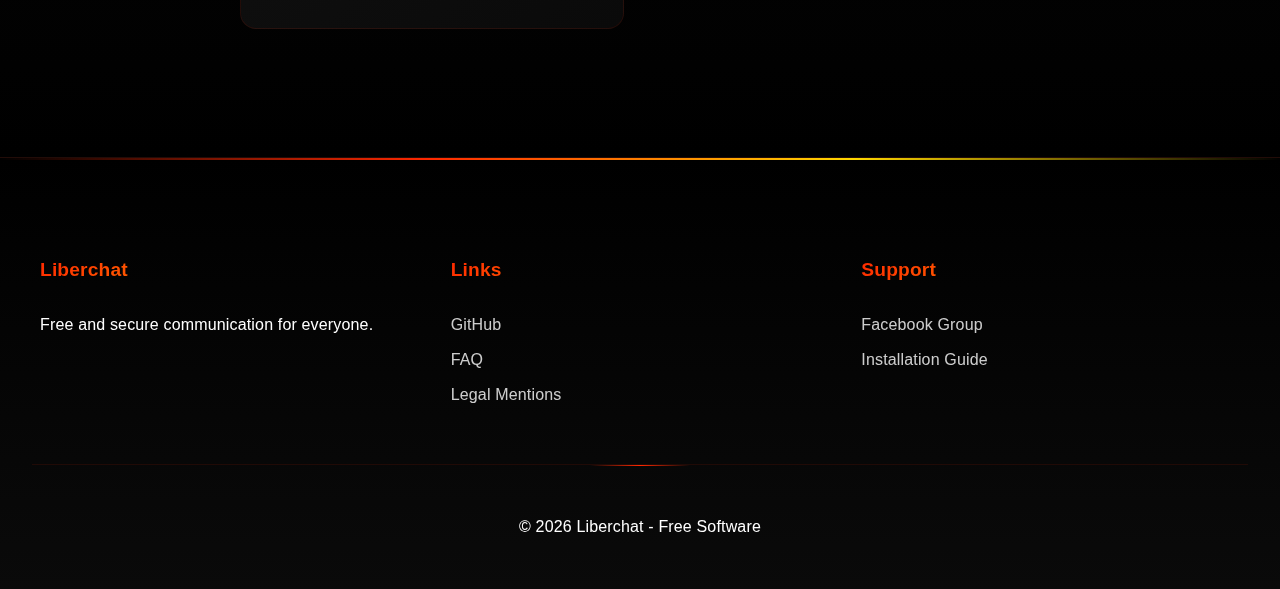
<file: releases-linux.html>
<!DOCTYPE html>
<html lang="en">

<head>
    <meta charset="UTF-8">
    <meta name="viewport" content="width=device-width, initial-scale=1.0">
    <title>Linux Releases - Liberchat</title>
    <link rel="icon" type="image/png" href="assets/icon.png">
    <link rel="stylesheet" href="styles.css">
    <link rel="stylesheet" href="https://cdn.jsdelivr.net/npm/@fortawesome/fontawesome-free@6.4.0/css/all.min.css">
</head>

<body>
    <nav>
        <div class="nav-content">
            <div class="logo">
                <img src="assets/icon.png" alt="Liberchat Logo" class="logo-img">
                <span>Liberchat</span>
            </div>
            <button class="menu-toggle">
                <i class="fas fa-bars"></i>
            </button>
            <ul class="nav-links">
                <li><a href="./">Home</a></li>
                <li><a href="roadmap.html">Roadmap</a></li>
                <li><a href="releases.html">Android</a></li>
                <li><a href="releases-linux.html" class="active">Linux</a></li>
                <li><a href="releases-windows.html">Windows</a></li>
                <li><a href="releases-macos.html">MacOS</a></li>
                <li><a href="installation-apk.html">Installation</a></li>
                <li><a href="autohebergement.html">Hosting</a></li>
                <li><a href="docker.html">Docker</a></li>
                <li><a href="faq.html">FAQ</a></li>
            </ul>
        </div>
    </nav>

    <main style="padding-top: 80px;">
        <section class="download">
            <h2><i class="fab fa-linux"></i> Liberchat Linux Versions</h2>
            <div class="releases-container">
                <div class="linux-card">
                    <div class="card-header">
                        <i class="fab fa-linux"></i>
                        <h3>Liberchat for Linux</h3>
                    </div>
                    <div class="card-content">
                        <p>Download the different versions of Liberchat for Linux. Available in DEB, RPM and AppImage formats for maximum compatibility.</p>

                        <a href="https://github.com/Liberchat/Liberchat-Linux" class="doc-link" target="_blank">
                            <i class="fab fa-github"></i>
                            View the project on GitHub
                        </a>
                    </div>
                </div>
            </div>
        </section>

        <section class="features">
            <h2>Available versions</h2>
            <div class="releases-list">
                <div class="release-card">
                    <div class="release-header">
                        <h3>v2.0.1 (Debian/Ubuntu)</h3>
                        <span class="version-badge latest">Recommended</span>
                    </div>
                    <div class="release-content">
                        <p>Debian package for Ubuntu, Debian and derived distributions. Easy installation with dpkg or package manager.</p>
                        <div class="release-actions">
                            <a href="https://github.com/Liberchat/Liberchat-Linux/releases/download/v2.0.1/Liberchat-2.0.1-linux.deb"
                                class="download-btn primary">
                                <i class="fas fa-download"></i>
                                Download DEB
                            </a>
                        </div>
                    </div>
                </div>

                <div class="release-card">
                    <div class="release-header">
                        <h3>v2.0.1 (Fedora/RPM)</h3>
                        <span class="version-badge stable">Stable</span>
                    </div>
                    <div class="release-content">
                        <p>RPM package for Fedora, OpenSUSE, RHEL and derived distributions. Easy installation with dnf or rpm.</p>
                        <div class="release-actions">
                            <a href="https://github.com/Liberchat/Liberchat-Linux/releases/download/v2.0.1/Liberchat-2.0.1-linux.rpm"
                                class="download-btn primary">
                                <i class="fas fa-download"></i>
                                Download RPM
                            </a>
                        </div>
                    </div>
                </div>

                <div class="release-card">
                    <div class="release-header">
                        <h3>v2.0.1 (AppImage)</h3>
                        <span class="version-badge stable">Stable</span>
                    </div>
                    <div class="release-content">
                        <p>Portable AppImage format, works on all Linux distributions without installation.</p>
                        <div class="release-actions">
                            <a href="https://github.com/Liberchat/Liberchat-Linux/releases/download/v2.0.1/Liberchat-2.0.1-linux.AppImage"
                                class="download-btn primary">
                                <i class="fas fa-download"></i>
                                Download AppImage
                            </a>
                        </div>
                    </div>
                </div>

                <div class="release-card">
                    <div class="release-header">
                        <h3>v2.0.0 (AppImage)</h3>
                        <span class="version-badge">Archive</span>
                    </div>
                    <div class="release-content">
                        <p>Previous version in AppImage format, still functional for compatibility.</p>
                        <div class="release-actions">
                            <a href="https://github.com/Liberchat/Liberchat-Linux/releases/download/V2.0.0/Liberchat-2.0.0-linux.AppImage"
                                class="download-btn primary">
                                <i class="fas fa-download"></i>
                                Download AppImage
                            </a>
                        </div>
                    </div>
                </div>
            </div>
        </section>

        <section class="about">
            <div class="about-content">
                <h2><i class="fas fa-info-circle"></i> Important Information</h2>
                <div class="info-grid">
                    <div class="info-card">
                        <i class="fas fa-shield-alt"></i>
                        <h3>Security</h3>
                        <p>All versions are digitally signed and verified. Only download from our official sources.</p>
                    </div>
                    <div class="info-card">
                        <i class="fab fa-linux"></i>
                        <h3>Compatibility</h3>
                        <p>Compatible with most modern Linux distributions. Approximately 100 MB of disk space required.</p>
                    </div>
                    <div class="info-card">
                        <i class="fas fa-sync-alt"></i>
                        <h3>Formats</h3>
                        <p>Three formats available: DEB for Debian/Ubuntu, RPM for Fedora/RHEL, and portable AppImage.</p>
                    </div>
                </div>
            </div>
        </section>
    </main>

    <footer>
        <div class="footer-content">
            <div class="footer-section">
                <h4>Liberchat</h4>
                <p>Free and secure communication for everyone.</p>
            </div>
            <div class="footer-section">
                <h4>Links</h4>
                <ul>
                    <li><a href="https://github.com/Liberchat">GitHub</a></li>
                    <li><a href="faq.html">FAQ</a></li>
                    <li><a href="privacy.html">Legal Mentions</a></li>
                </ul>
            </div>
            <div class="footer-section">
                <h4>Support</h4>
                <ul>
                    <li><a href="https://www.facebook.com/groups/1056100956078058">Facebook Group</a></li>
                    <li><a href="installation-apk.html">Installation Guide</a></li>
                </ul>
            </div>
        </div>
        <div class="footer-bottom">
            <p>&copy; <span class="current-year"></span> Liberchat - Free Software</p>
        </div>
    </footer>

    <style>
        .releases-container {
            max-width: 800px;
            margin: 0 auto;
        }

        .linux-card {
            background: var(--card-background);
            border: 1px solid var(--card-border);
            border-radius: var(--border-radius);
            overflow: hidden;
            box-shadow: var(--shadow-card);
            transition: var(--transition);
            margin-bottom: 3rem;
        }

        .linux-card:hover {
            transform: translateY(-5px);
            box-shadow: var(--shadow-primary);
        }

        .card-header {
            background: linear-gradient(135deg, #FCC624, #f39c12);
            color: white;
            padding: 2rem;
            text-align: center;
        }

        .card-header i {
            font-size: 3rem;
            margin-bottom: 1rem;
        }

        .card-header h3 {
            font-size: 1.5rem;
            margin: 0;
        }

        .card-content {
            padding: 2.5rem;
            text-align: center;
        }

        .card-content p {
            font-size: 1.1rem;
            margin-bottom: 2rem;
            color: var(--text-muted);
        }

        .doc-link {
            display: inline-flex;
            align-items: center;
            gap: 0.75rem;
            padding: 1rem 2rem;
            background: #ffffff;
            color: #000000;
            text-decoration: none;
            font-weight: 600;
            font-size: 1.1rem;
            border-radius: var(--border-radius);
            transition: var(--transition);
            box-shadow: 0 8px 25px rgba(255, 255, 255, 0.2);
        }

        .doc-link:hover {
            background: rgba(255, 255, 255, 0.9);
            transform: translateY(-2px);
            box-shadow: 0 12px 35px rgba(255, 255, 255, 0.3);
        }

        .releases-list {
            max-width: 1000px;
            margin: 0 auto;
            display: grid;
            gap: 2rem;
        }

        .release-card {
            background: var(--card-background);
            border: 1px solid var(--card-border);
            border-radius: var(--border-radius);
            overflow: hidden;
            transition: var(--transition);
        }

        .release-card:hover {
            transform: translateY(-3px);
            box-shadow: var(--shadow-card);
        }

        .release-header {
            display: flex;
            justify-content: space-between;
            align-items: center;
            padding: 1.5rem 2rem;
            border-bottom: 1px solid var(--card-border);
        }

        .release-header h3 {
            color: var(--primary-color);
            margin: 0;
            font-size: 1.3rem;
        }

        .version-badge {
            padding: 0.4rem 1rem;
            border-radius: 20px;
            font-size: 0.85rem;
            font-weight: 600;
            text-transform: uppercase;
            letter-spacing: 0.5px;
        }

        .version-badge.latest {
            background: linear-gradient(135deg, var(--primary-color), var(--hover-color));
            color: white;
        }

        .version-badge.stable {
            background: linear-gradient(135deg, #28a745, #20c997);
            color: white;
        }

        .version-badge {
            background: rgba(108, 117, 125, 0.2);
            color: var(--text-muted);
        }

        .release-content {
            padding: 2rem;
        }

        .release-content p {
            color: var(--text-muted);
            margin-bottom: 1.5rem;
            line-height: 1.6;
        }

        .release-actions {
            display: flex;
            gap: 1rem;
            flex-wrap: wrap;
        }

        .download-btn {
            display: inline-flex;
            align-items: center;
            gap: 0.5rem;
            padding: 0.8rem 1.5rem;
            border-radius: var(--border-radius-small);
            text-decoration: none;
            font-weight: 600;
            transition: var(--transition);
            font-size: 0.95rem;
        }

        .download-btn.primary {
            background: linear-gradient(135deg, var(--primary-color), var(--hover-color));
            color: white;
        }

        .download-btn:hover {
            transform: translateY(-2px);
            box-shadow: 0 8px 20px rgba(255, 40, 0, 0.3);
        }

        .info-grid {
            display: grid;
            grid-template-columns: repeat(auto-fit, minmax(300px, 1fr));
            gap: 2rem;
            margin-top: 2rem;
        }

        .info-card {
            background: var(--card-background);
            border: 1px solid var(--card-border);
            border-radius: var(--border-radius);
            padding: 2rem;
            text-align: center;
            transition: var(--transition);
        }

        .info-card:hover {
            transform: translateY(-3px);
            box-shadow: var(--shadow-card);
        }

        .info-card i {
            font-size: 2.5rem;
            color: var(--primary-color);
            margin-bottom: 1rem;
        }

        .info-card h3 {
            color: var(--primary-color);
            margin-bottom: 1rem;
            font-size: 1.3rem;
        }

        .info-card p {
            color: var(--text-muted);
            line-height: 1.6;
        }

        @media (max-width: 768px) {
            .releases-container {
                padding: 0 1rem;
            }

            .card-content {
                padding: 1.5rem;
            }

            .release-header {
                flex-direction: column;
                gap: 1rem;
                text-align: center;
            }

            .release-actions {
                flex-direction: column;
            }

            .download-btn {
                justify-content: center;
            }
        }
    </style>

    <script>
        document.addEventListener('DOMContentLoaded', () => {
            // Mise à jour de l'année
            const yearElements = document.querySelectorAll('.current-year');
            const currentYear = new Date().getFullYear();
            yearElements.forEach(el => {
                el.textContent = currentYear;
            });

            // Menu mobile
            const menuToggle = document.querySelector('.menu-toggle');
            const navLinks = document.querySelector('.nav-links');

            if (menuToggle && navLinks) {
                menuToggle.addEventListener('click', () => {
                    navLinks.classList.toggle('active');
                    menuToggle.classList.toggle('active');
                });
            }
        });
    </script>
</body>

</html>
</file>
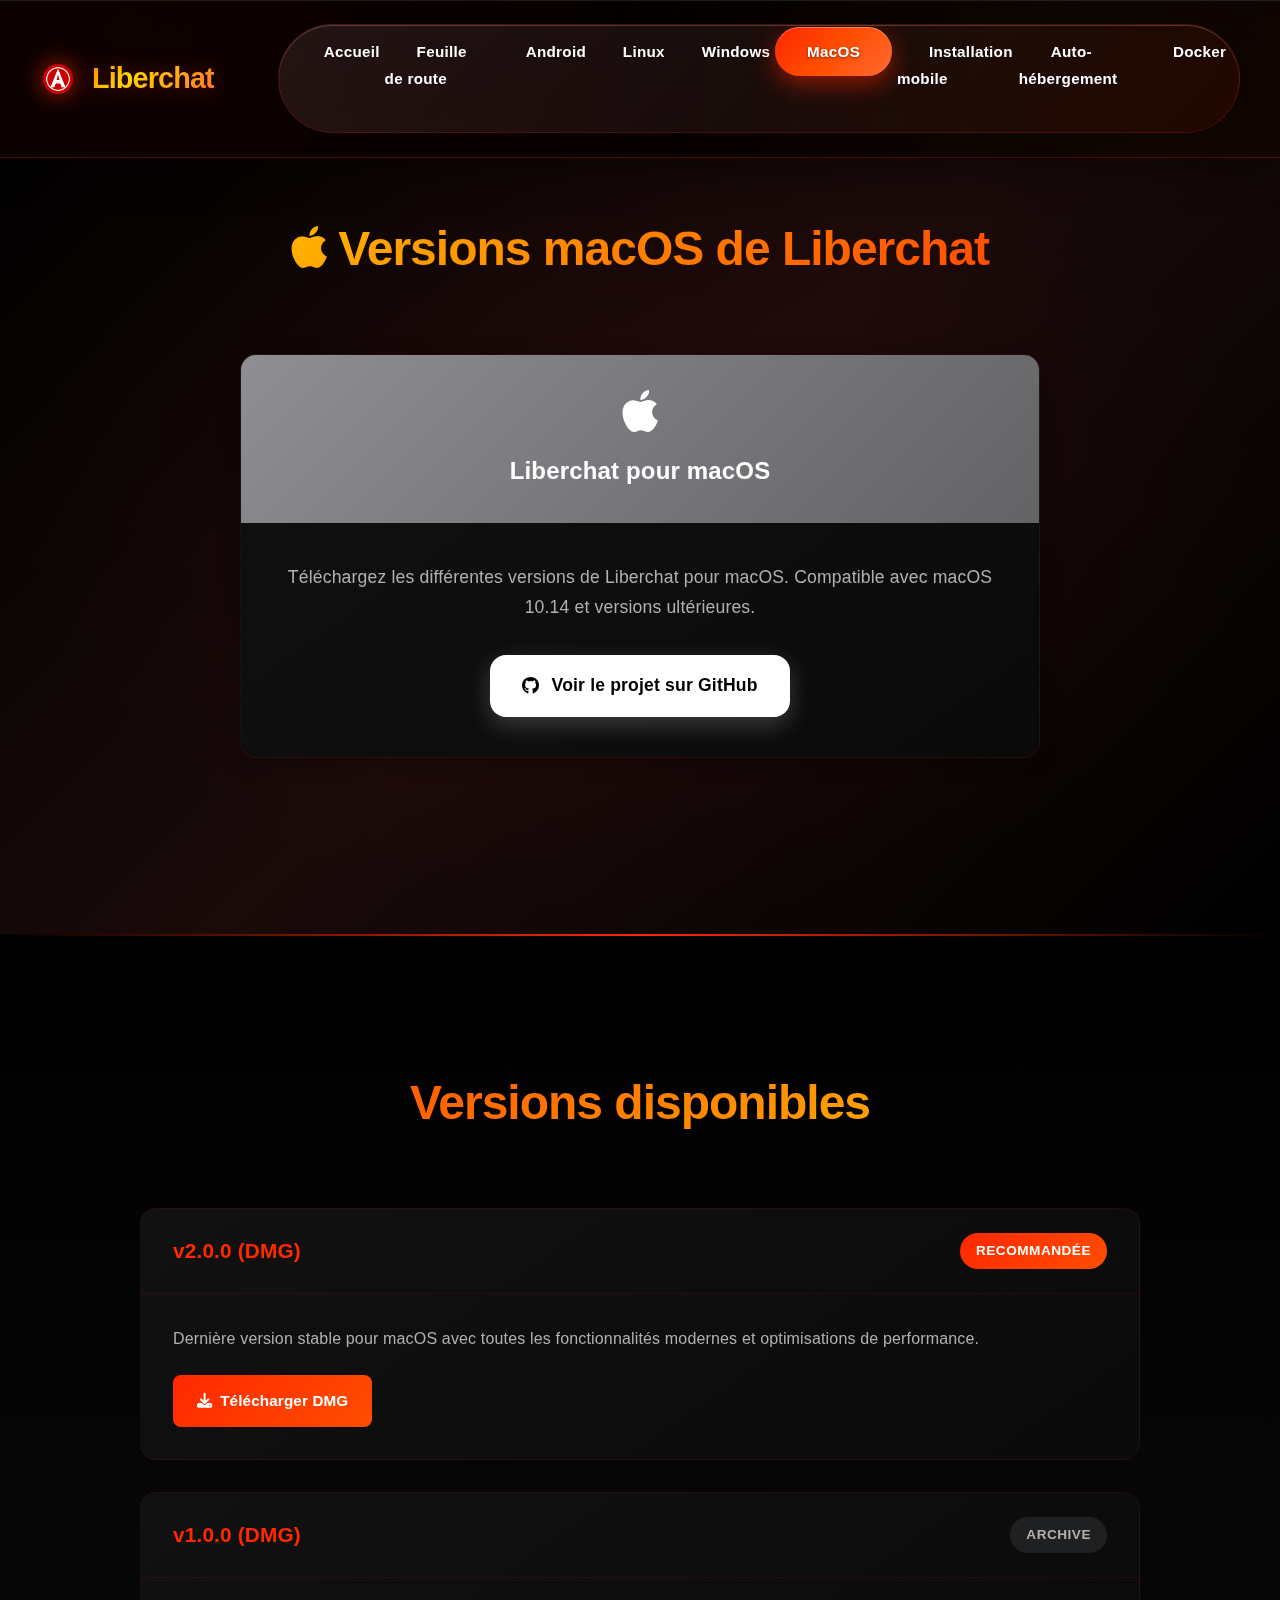
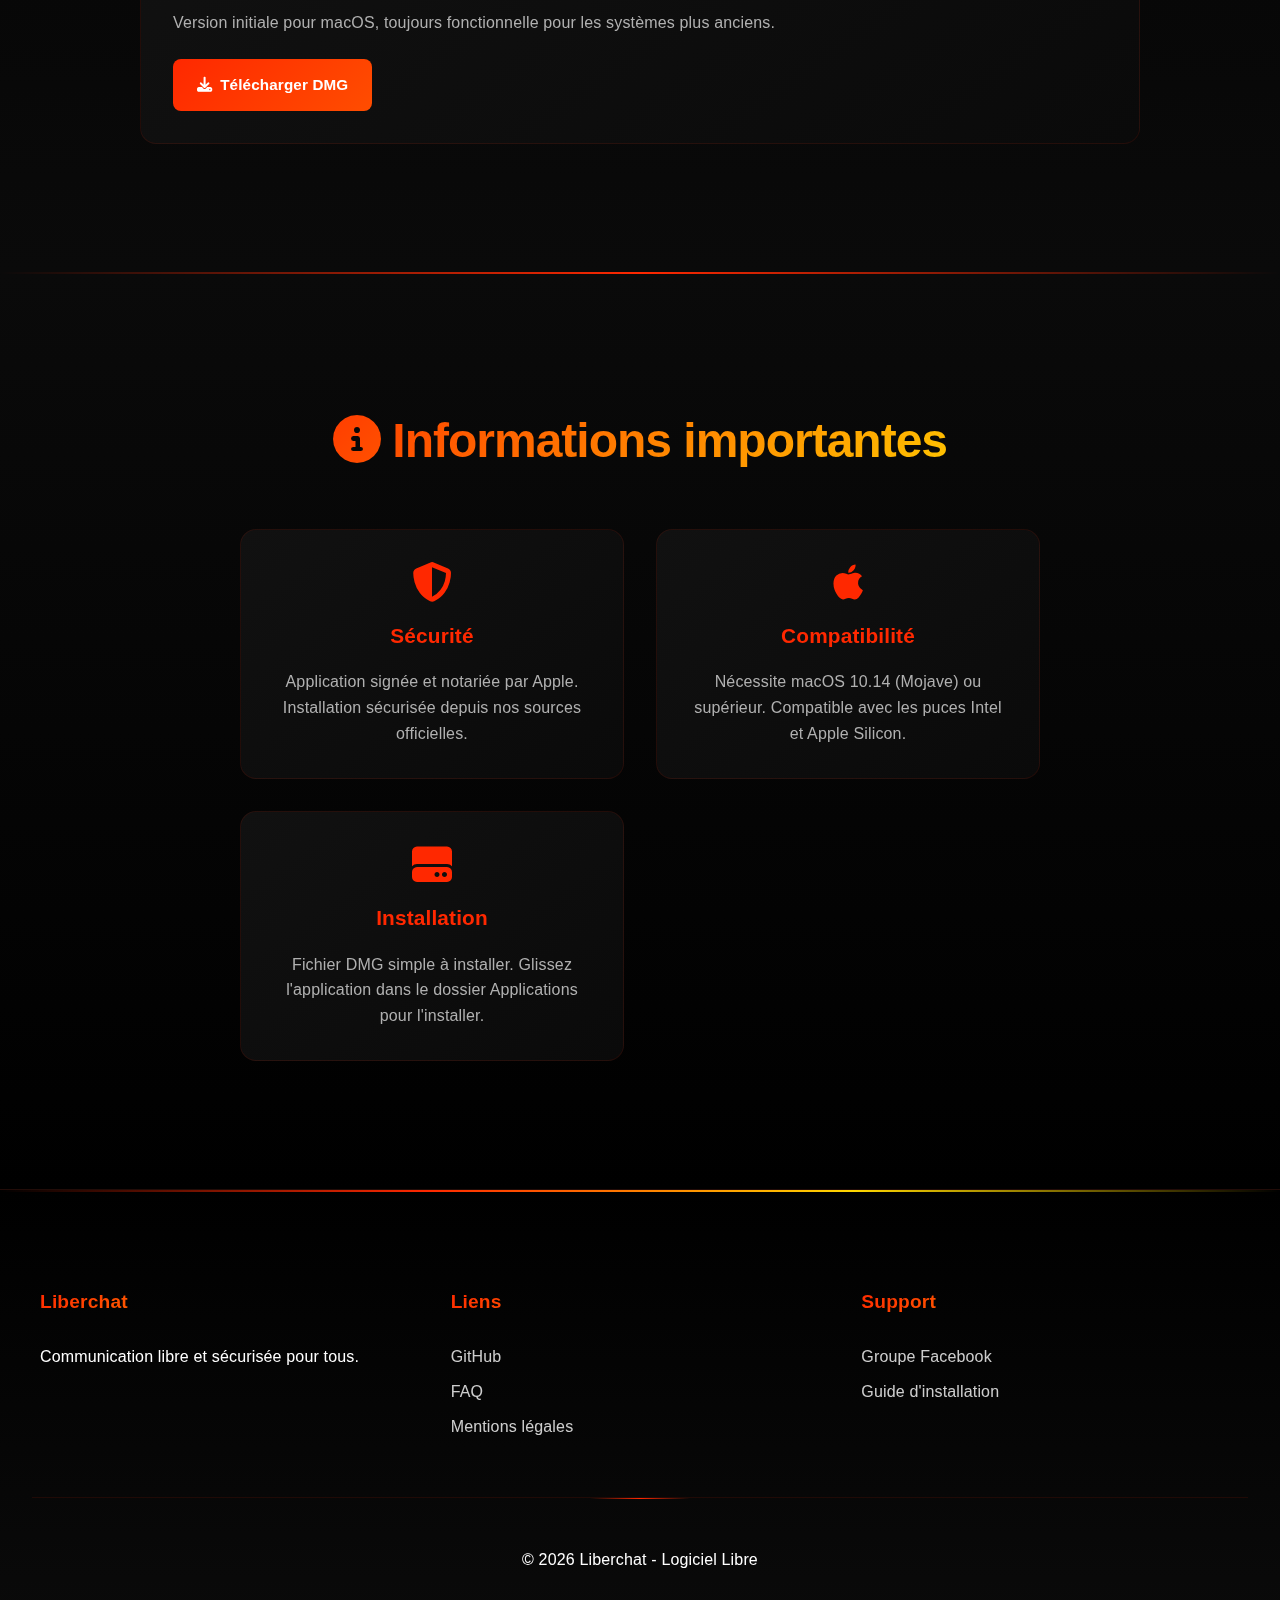
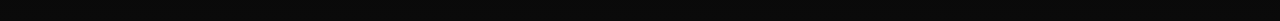
<file: releases-macos.html>
<!DOCTYPE html>
<html lang="fr">

<head>
    <meta charset="UTF-8">
    <meta name="viewport" content="width=device-width, initial-scale=1.0">
    <title>Releases macOS - Liberchat</title>
    <link rel="icon" type="image/png" href="assets/icon.png">
    <link rel="stylesheet" href="styles.css">
    <link rel="stylesheet" href="https://cdnjs.cloudflare.com/ajax/libs/font-awesome/6.4.0/css/all.min.css">
</head>

<body>
    <nav>
        <div class="nav-content">
            <div class="logo">
                <img src="assets/icon.png" alt="Liberchat Logo" class="logo-img">
                <span>Liberchat</span>
            </div>
            <button class="menu-toggle">
                <i class="fas fa-bars"></i>
            </button>
            <ul class="nav-links">
                <li><a href="./">Accueil</a></li>
                <li><a href="./roadmap.html">Feuille de route</a></li>
                <li><a href="releases.html">Android</a></li>
                <li><a href="releases-linux.html">Linux</a></li>
                <li><a href="releases-windows.html">Windows</a></li>
                <li><a href="releases-macos.html" class="active">MacOS</a></li>
                <li><a href="installation-apk.html">Installation mobile</a></li>
                <li><a href="autohebergement.html">Auto-hébergement</a></li>
                <li><a href="docker.html">Docker</a></li>
            </ul>
        </div>
    </nav>

    <main style="padding-top: 80px;">
        <section class="download">
            <h2><i class="fab fa-apple"></i> Versions macOS de Liberchat</h2>
            <div class="releases-container">
                <div class="macos-card">
                    <div class="card-header">
                        <i class="fab fa-apple"></i>
                        <h3>Liberchat pour macOS</h3>
                    </div>
                    <div class="card-content">
                        <p>Téléchargez les différentes versions de Liberchat pour macOS. Compatible avec macOS 10.14 et
                            versions ultérieures.</p>

                        <a href="https://github.com/Liberchat/Liberchat-macOS" class="doc-link" target="_blank">
                            <i class="fab fa-github"></i>
                            Voir le projet sur GitHub
                        </a>
                    </div>
                </div>
            </div>
        </section>

        <section class="features">
            <h2>Versions disponibles</h2>
            <div class="releases-list">
                <div class="release-card">
                    <div class="release-header">
                        <h3>v2.0.0 (DMG)</h3>
                        <span class="version-badge latest">Recommandée</span>
                    </div>
                    <div class="release-content">
                        <p>Dernière version stable pour macOS avec toutes les fonctionnalités modernes et optimisations
                            de performance.</p>
                        <div class="release-actions">
                            <a href="https://github.com/Liberchat/Liberchat-macOS/releases/download/v2.0.0/Liberchat-macos-v2.0.0.dmg"
                                class="download-btn primary">
                                <i class="fas fa-download"></i>
                                Télécharger DMG
                            </a>
                        </div>
                    </div>
                </div>

                <div class="release-card">
                    <div class="release-header">
                        <h3>v1.0.0 (DMG)</h3>
                        <span class="version-badge">Archive</span>
                    </div>
                    <div class="release-content">
                        <p>Version initiale pour macOS, toujours fonctionnelle pour les systèmes plus anciens.</p>
                        <div class="release-actions">
                            <a href="https://github.com/Liberchat/Liberchat-macOS/releases/download/1.0/liberchat-macos.dmg"
                                class="download-btn primary">
                                <i class="fas fa-download"></i>
                                Télécharger DMG
                            </a>
                        </div>
                    </div>
                </div>
            </div>
        </section>

        <section class="about">
            <div class="about-content">
                <h2><i class="fas fa-info-circle"></i> Informations importantes</h2>
                <div class="info-grid">
                    <div class="info-card">
                        <i class="fas fa-shield-alt"></i>
                        <h3>Sécurité</h3>
                        <p>Application signée et notariée par Apple. Installation sécurisée depuis nos sources
                            officielles.</p>
                    </div>
                    <div class="info-card">
                        <i class="fab fa-apple"></i>
                        <h3>Compatibilité</h3>
                        <p>Nécessite macOS 10.14 (Mojave) ou supérieur. Compatible avec les puces Intel et Apple
                            Silicon.</p>
                    </div>
                    <div class="info-card">
                        <i class="fas fa-hdd"></i>
                        <h3>Installation</h3>
                        <p>Fichier DMG simple à installer. Glissez l'application dans le dossier Applications pour
                            l'installer.</p>
                    </div>
                </div>
            </div>
        </section>
    </main>

    <footer>
        <div class="footer-content">
            <div class="footer-section">
                <h4>Liberchat</h4>
                <p>Communication libre et sécurisée pour tous.</p>
            </div>
            <div class="footer-section">
                <h4>Liens</h4>
                <ul>
                    <li><a href="https://github.com/AnARCHIS12/Liberchat-3.0">GitHub</a></li>
                    <li><a href="faq.html">FAQ</a></li>
                    <li><a href="privacy.html">Mentions légales</a></li>
                </ul>
            </div>
            <div class="footer-section">
                <h4>Support</h4>
                <ul>
                    <li><a href="https://www.facebook.com/groups/1056100956078058">Groupe Facebook</a></li>
                    <li><a href="installation-apk.html">Guide d'installation</a></li>
                </ul>
            </div>
        </div>
        <div class="footer-bottom">
            <p>&copy; <span class="current-year"></span> Liberchat - Logiciel Libre</p>
        </div>
    </footer>

    <style>
        .releases-container {
            max-width: 800px;
            margin: 0 auto;
        }

        .macos-card {
            background: var(--card-background);
            border: 1px solid var(--card-border);
            border-radius: var(--border-radius);
            overflow: hidden;
            box-shadow: var(--shadow-card);
            transition: var(--transition);
            margin-bottom: 3rem;
        }

        .macos-card:hover {
            transform: translateY(-5px);
            box-shadow: var(--shadow-primary);
        }

        .card-header {
            background: linear-gradient(135deg, #8E8E93, #636366);
            color: white;
            padding: 2rem;
            text-align: center;
        }

        .card-header i {
            font-size: 3rem;
            margin-bottom: 1rem;
        }

        .card-header h3 {
            font-size: 1.5rem;
            margin: 0;
        }

        .card-content {
            padding: 2.5rem;
            text-align: center;
        }

        .card-content p {
            font-size: 1.1rem;
            margin-bottom: 2rem;
            color: var(--text-muted);
        }

        .doc-link {
            display: inline-flex;
            align-items: center;
            gap: 0.75rem;
            padding: 1rem 2rem;
            background: #ffffff;
            color: #000000;
            text-decoration: none;
            font-weight: 600;
            font-size: 1.1rem;
            border-radius: var(--border-radius);
            transition: var(--transition);
            box-shadow: 0 8px 25px rgba(255, 255, 255, 0.2);
        }

        .doc-link:hover {
            background: rgba(255, 255, 255, 0.9);
            transform: translateY(-2px);
            box-shadow: 0 12px 35px rgba(255, 255, 255, 0.3);
        }

        .releases-list {
            max-width: 1000px;
            margin: 0 auto;
            display: grid;
            gap: 2rem;
        }

        .release-card {
            background: var(--card-background);
            border: 1px solid var(--card-border);
            border-radius: var(--border-radius);
            overflow: hidden;
            transition: var(--transition);
        }

        .release-card:hover {
            transform: translateY(-3px);
            box-shadow: var(--shadow-card);
        }

        .release-header {
            display: flex;
            justify-content: space-between;
            align-items: center;
            padding: 1.5rem 2rem;
            border-bottom: 1px solid var(--card-border);
        }

        .release-header h3 {
            color: var(--primary-color);
            margin: 0;
            font-size: 1.3rem;
        }

        .version-badge {
            padding: 0.4rem 1rem;
            border-radius: 20px;
            font-size: 0.85rem;
            font-weight: 600;
            text-transform: uppercase;
            letter-spacing: 0.5px;
        }

        .version-badge.latest {
            background: linear-gradient(135deg, var(--primary-color), var(--hover-color));
            color: white;
        }

        .version-badge {
            background: rgba(108, 117, 125, 0.2);
            color: var(--text-muted);
        }

        .release-content {
            padding: 2rem;
        }

        .release-content p {
            color: var(--text-muted);
            margin-bottom: 1.5rem;
            line-height: 1.6;
        }

        .release-actions {
            display: flex;
            gap: 1rem;
            flex-wrap: wrap;
        }

        .download-btn {
            display: inline-flex;
            align-items: center;
            gap: 0.5rem;
            padding: 0.8rem 1.5rem;
            border-radius: var(--border-radius-small);
            text-decoration: none;
            font-weight: 600;
            transition: var(--transition);
            font-size: 0.95rem;
        }

        .download-btn.primary {
            background: linear-gradient(135deg, var(--primary-color), var(--hover-color));
            color: white;
        }

        .download-btn:hover {
            transform: translateY(-2px);
            box-shadow: 0 8px 20px rgba(255, 40, 0, 0.3);
        }

        .info-grid {
            display: grid;
            grid-template-columns: repeat(auto-fit, minmax(300px, 1fr));
            gap: 2rem;
            margin-top: 2rem;
        }

        .info-card {
            background: var(--card-background);
            border: 1px solid var(--card-border);
            border-radius: var(--border-radius);
            padding: 2rem;
            text-align: center;
            transition: var(--transition);
        }

        .info-card:hover {
            transform: translateY(-3px);
            box-shadow: var(--shadow-card);
        }

        .info-card i {
            font-size: 2.5rem;
            color: var(--primary-color);
            margin-bottom: 1rem;
        }

        .info-card h3 {
            color: var(--primary-color);
            margin-bottom: 1rem;
            font-size: 1.3rem;
        }

        .info-card p {
            color: var(--text-muted);
            line-height: 1.6;
        }

        @media (max-width: 768px) {
            .releases-container {
                padding: 0 1rem;
            }

            .card-content {
                padding: 1.5rem;
            }

            .release-header {
                flex-direction: column;
                gap: 1rem;
                text-align: center;
            }

            .release-actions {
                flex-direction: column;
            }

            .download-btn {
                justify-content: center;
            }
        }
    </style>

    <script>
        document.addEventListener('DOMContentLoaded', () => {
            // Mise à jour de l'année
            const yearElements = document.querySelectorAll('.current-year');
            const currentYear = new Date().getFullYear();
            yearElements.forEach(el => {
                el.textContent = currentYear;
            });

            // Menu mobile
            const menuToggle = document.querySelector('.menu-toggle');
            const navLinks = document.querySelector('.nav-links');

            if (menuToggle && navLinks) {
                menuToggle.addEventListener('click', () => {
                    navLinks.classList.toggle('active');
                    menuToggle.classList.toggle('active');
                });
            }
        });
    </script>
</body>

</html>
</file>
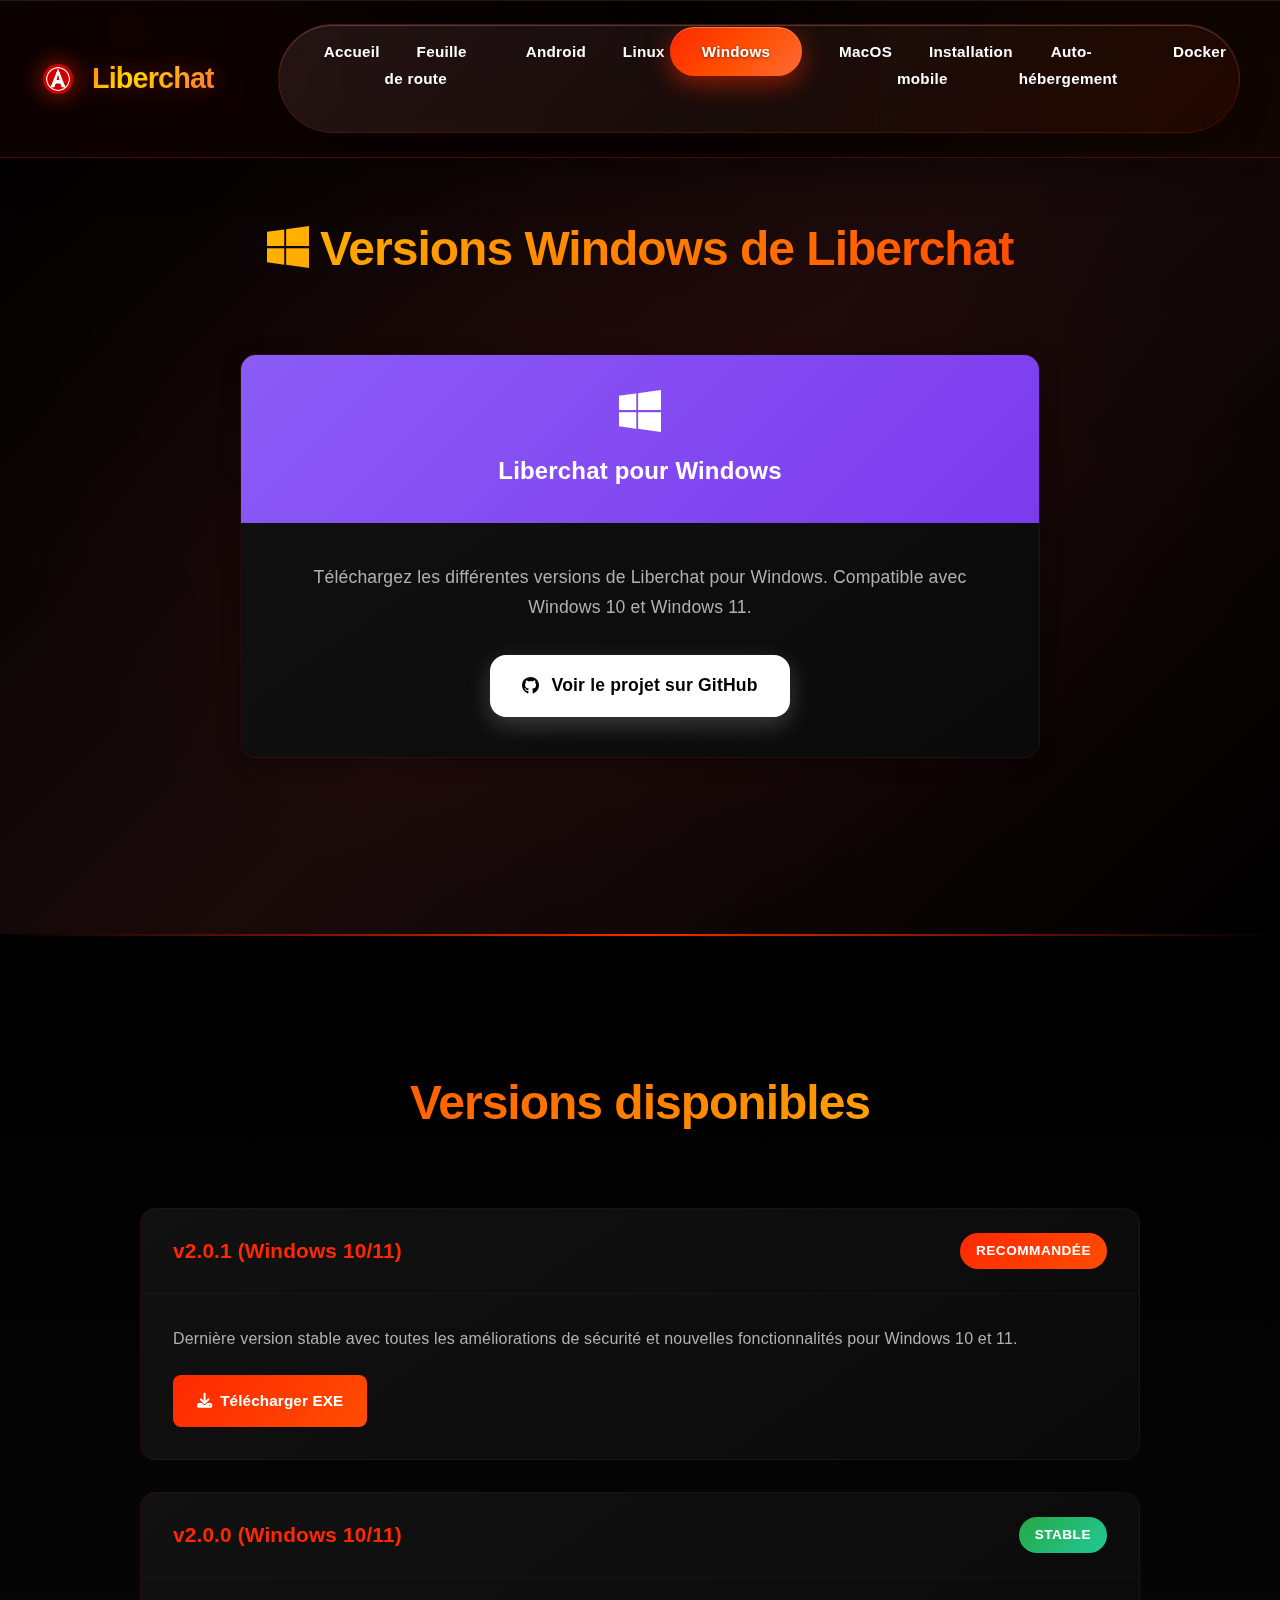
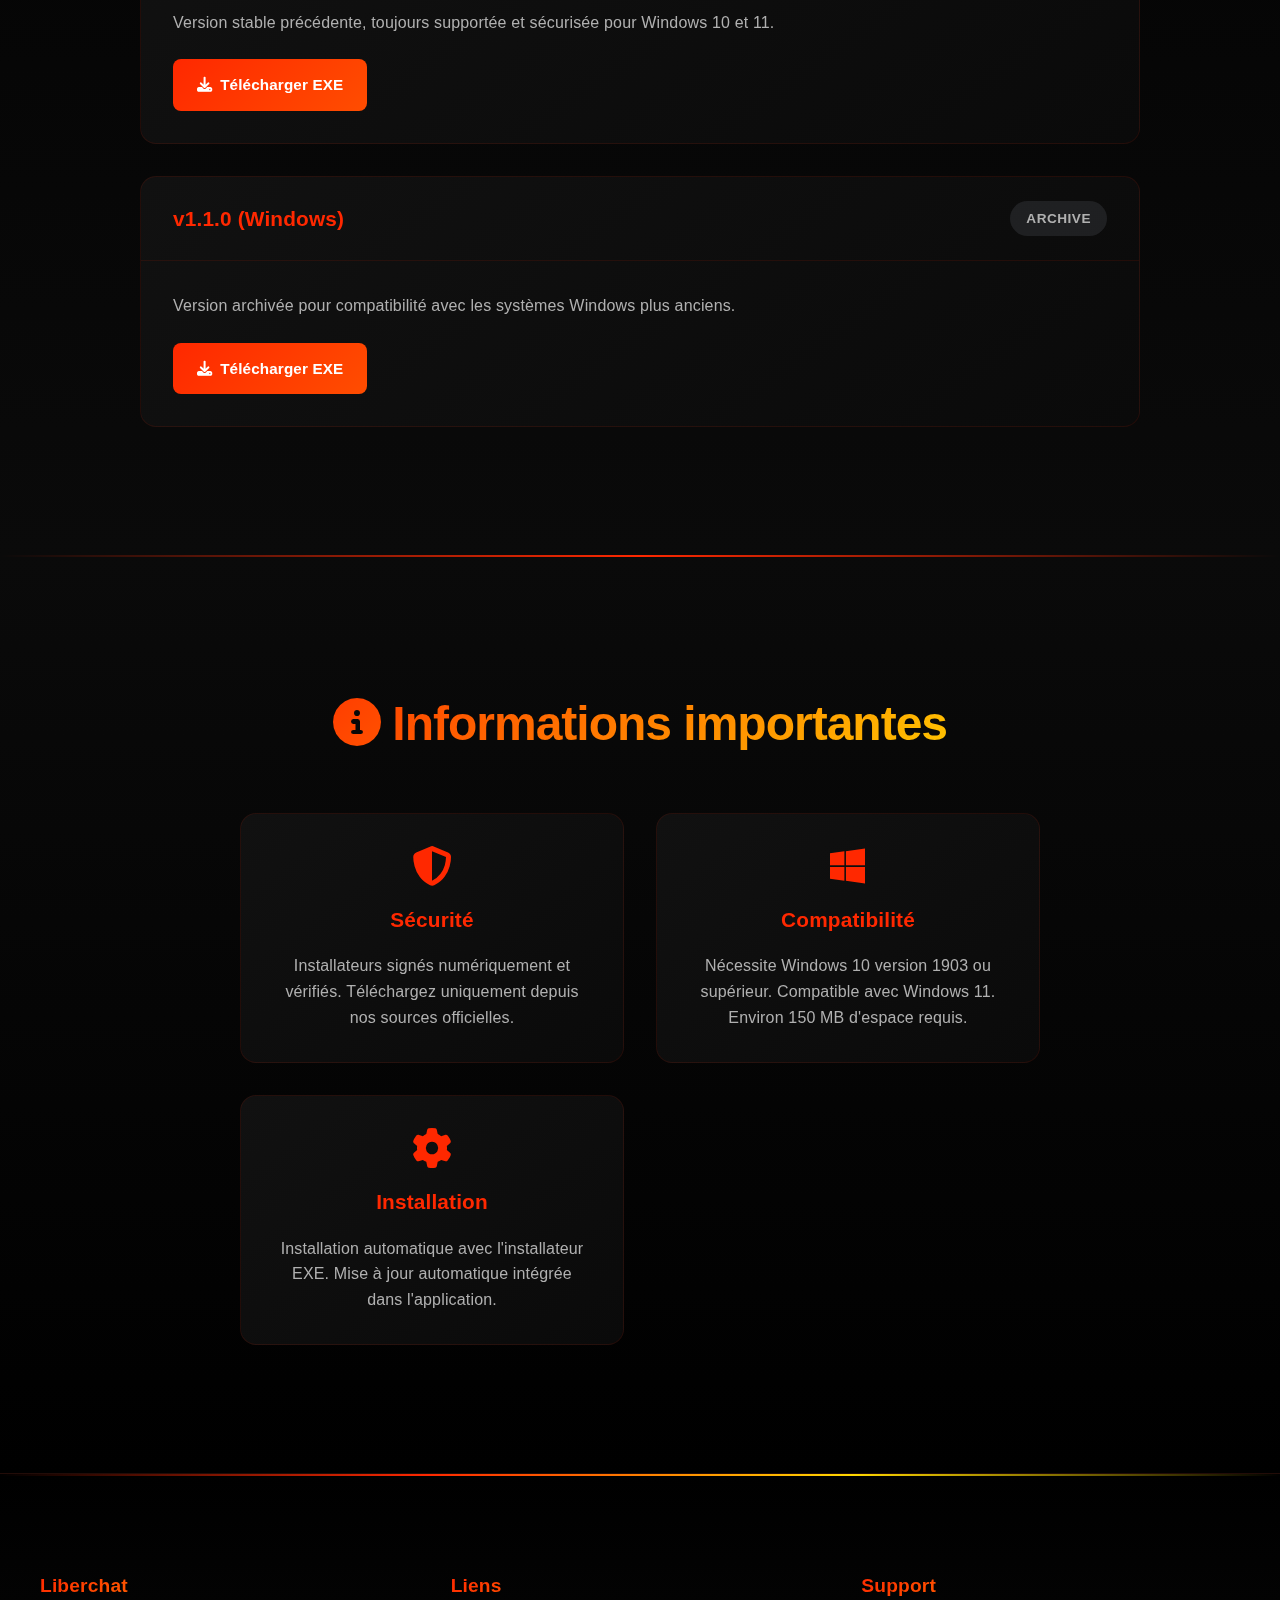
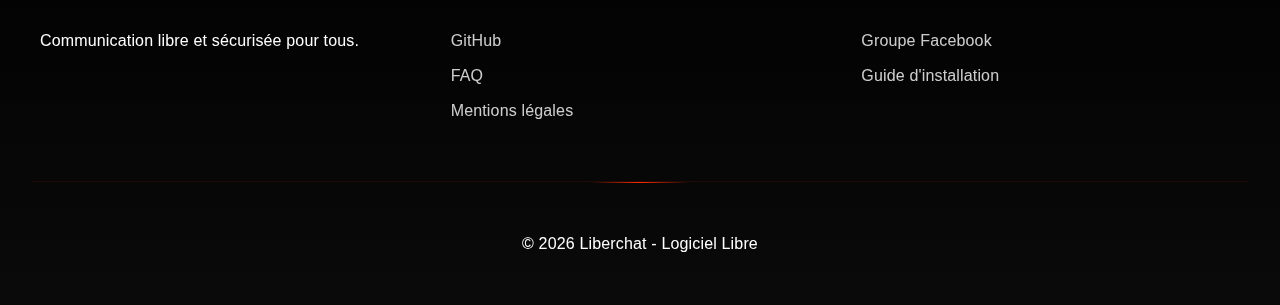
<file: releases-windows.html>
<!DOCTYPE html>
<html lang="fr">

<head>
    <meta charset="UTF-8">
    <meta name="viewport" content="width=device-width, initial-scale=1.0">
    <title>Releases Windows - Liberchat</title>
    <link rel="icon" type="image/png" href="assets/icon.png">
    <link rel="stylesheet" href="styles.css">
    <link rel="stylesheet" href="https://cdnjs.cloudflare.com/ajax/libs/font-awesome/6.4.0/css/all.min.css">
</head>

<body>
    <nav>
        <div class="nav-content">
            <div class="logo">
                <img src="assets/icon.png" alt="Liberchat Logo" class="logo-img">
                <span>Liberchat</span>
            </div>
            <button class="menu-toggle">
                <i class="fas fa-bars"></i>
            </button>
            <ul class="nav-links">
                <li><a href="./">Accueil</a></li>
                <li><a href="./roadmap.html">Feuille de route</a></li>
                <li><a href="releases.html">Android</a></li>
                <li><a href="releases-linux.html">Linux</a></li>
                <li><a href="releases-windows.html" class="active">Windows</a></li>
                <li><a href="releases-macos.html">MacOS</a></li>
                <li><a href="installation-apk.html">Installation mobile</a></li>
                <li><a href="autohebergement.html">Auto-hébergement</a></li>
                <li><a href="docker.html">Docker</a></li>
            </ul>
        </div>
    </nav>

    <main style="padding-top: 80px;">
        <section class="download">
            <h2><i class="fab fa-windows"></i> Versions Windows de Liberchat</h2>
            <div class="releases-container">
                <div class="windows-card">
                    <div class="card-header">
                        <i class="fab fa-windows"></i>
                        <h3>Liberchat pour Windows</h3>
                    </div>
                    <div class="card-content">
                        <p>Téléchargez les différentes versions de Liberchat pour Windows. Compatible avec Windows 10 et Windows 11.</p>

                        <a href="https://github.com/Liberchat/Liberchat-win10-11" class="doc-link" target="_blank">
                            <i class="fab fa-github"></i>
                            Voir le projet sur GitHub
                        </a>
                    </div>
                </div>
            </div>
        </section>

        <section class="features">
            <h2>Versions disponibles</h2>
            <div class="releases-list">
                <div class="release-card">
                    <div class="release-header">
                        <h3>v2.0.1 (Windows 10/11)</h3>
                        <span class="version-badge latest">Recommandée</span>
                    </div>
                    <div class="release-content">
                        <p>Dernière version stable avec toutes les améliorations de sécurité et nouvelles fonctionnalités pour Windows 10 et 11.</p>
                        <div class="release-actions">
                            <a href="https://github.com/Liberchat/Liberchat-win10-11/releases/download/2.0.1/Liberchat-Setup-2.0.1.exe"
                                class="download-btn primary">
                                <i class="fas fa-download"></i>
                                Télécharger EXE
                            </a>
                        </div>
                    </div>
                </div>

                <div class="release-card">
                    <div class="release-header">
                        <h3>v2.0.0 (Windows 10/11)</h3>
                        <span class="version-badge stable">Stable</span>
                    </div>
                    <div class="release-content">
                        <p>Version stable précédente, toujours supportée et sécurisée pour Windows 10 et 11.</p>
                        <div class="release-actions">
                            <a href="https://github.com/Liberchat/Liberchat-win10-11/releases/download/2.0/Liberchat-Setup-2.0.0.exe"
                                class="download-btn primary">
                                <i class="fas fa-download"></i>
                                Télécharger EXE
                            </a>
                        </div>
                    </div>
                </div>

                <div class="release-card">
                    <div class="release-header">
                        <h3>v1.1.0 (Windows)</h3>
                        <span class="version-badge">Archive</span>
                    </div>
                    <div class="release-content">
                        <p>Version archivée pour compatibilité avec les systèmes Windows plus anciens.</p>
                        <div class="release-actions">
                            <a href="https://github.com/AnARCHIS12/Liberchat-3.0/releases/download/v1.1.0/Liberchat.Setup.1.0.0.exe"
                                class="download-btn primary">
                                <i class="fas fa-download"></i>
                                Télécharger EXE
                            </a>
                        </div>
                    </div>
                </div>
            </div>
        </section>

        <section class="about">
            <div class="about-content">
                <h2><i class="fas fa-info-circle"></i> Informations importantes</h2>
                <div class="info-grid">
                    <div class="info-card">
                        <i class="fas fa-shield-alt"></i>
                        <h3>Sécurité</h3>
                        <p>Installateurs signés numériquement et vérifiés. Téléchargez uniquement depuis nos sources officielles.</p>
                    </div>
                    <div class="info-card">
                        <i class="fab fa-windows"></i>
                        <h3>Compatibilité</h3>
                        <p>Nécessite Windows 10 version 1903 ou supérieur. Compatible avec Windows 11. Environ 150 MB d'espace requis.</p>
                    </div>
                    <div class="info-card">
                        <i class="fas fa-cog"></i>
                        <h3>Installation</h3>
                        <p>Installation automatique avec l'installateur EXE. Mise à jour automatique intégrée dans l'application.</p>
                    </div>
                </div>
            </div>
        </section>
    </main>

    <footer>
        <div class="footer-content">
            <div class="footer-section">
                <h4>Liberchat</h4>
                <p>Communication libre et sécurisée pour tous.</p>
            </div>
            <div class="footer-section">
                <h4>Liens</h4>
                <ul>
                    <li><a href="https://github.com/AnARCHIS12/Liberchat-3.0">GitHub</a></li>
                    <li><a href="faq.html">FAQ</a></li>
                    <li><a href="privacy.html">Mentions légales</a></li>
                </ul>
            </div>
            <div class="footer-section">
                <h4>Support</h4>
                <ul>
                    <li><a href="https://www.facebook.com/groups/1056100956078058">Groupe Facebook</a></li>
                    <li><a href="installation-apk.html">Guide d'installation</a></li>
                </ul>
            </div>
        </div>
        <div class="footer-bottom">
            <p>&copy; <span class="current-year"></span> Liberchat - Logiciel Libre</p>
        </div>
    </footer>

    <style>
        .releases-container {
            max-width: 800px;
            margin: 0 auto;
        }

        .windows-card {
            background: var(--card-background);
            border: 1px solid var(--card-border);
            border-radius: var(--border-radius);
            overflow: hidden;
            box-shadow: var(--shadow-card);
            transition: var(--transition);
            margin-bottom: 3rem;
        }

        .windows-card:hover {
            transform: translateY(-5px);
            box-shadow: var(--shadow-primary);
        }

        .card-header {
            background: linear-gradient(135deg, #8B5CF6, #7C3AED);
            color: white;
            padding: 2rem;
            text-align: center;
        }

        .card-header i {
            font-size: 3rem;
            margin-bottom: 1rem;
        }

        .card-header h3 {
            font-size: 1.5rem;
            margin: 0;
        }

        .card-content {
            padding: 2.5rem;
            text-align: center;
        }

        .card-content p {
            font-size: 1.1rem;
            margin-bottom: 2rem;
            color: var(--text-muted);
        }

        .doc-link {
            display: inline-flex;
            align-items: center;
            gap: 0.75rem;
            padding: 1rem 2rem;
            background: #ffffff;
            color: #000000;
            text-decoration: none;
            font-weight: 600;
            font-size: 1.1rem;
            border-radius: var(--border-radius);
            transition: var(--transition);
            box-shadow: 0 8px 25px rgba(255, 255, 255, 0.2);
        }

        .doc-link:hover {
            background: rgba(255, 255, 255, 0.9);
            transform: translateY(-2px);
            box-shadow: 0 12px 35px rgba(255, 255, 255, 0.3);
        }

        .releases-list {
            max-width: 1000px;
            margin: 0 auto;
            display: grid;
            gap: 2rem;
        }

        .release-card {
            background: var(--card-background);
            border: 1px solid var(--card-border);
            border-radius: var(--border-radius);
            overflow: hidden;
            transition: var(--transition);
        }

        .release-card:hover {
            transform: translateY(-3px);
            box-shadow: var(--shadow-card);
        }

        .release-header {
            display: flex;
            justify-content: space-between;
            align-items: center;
            padding: 1.5rem 2rem;
            border-bottom: 1px solid var(--card-border);
        }

        .release-header h3 {
            color: var(--primary-color);
            margin: 0;
            font-size: 1.3rem;
        }

        .version-badge {
            padding: 0.4rem 1rem;
            border-radius: 20px;
            font-size: 0.85rem;
            font-weight: 600;
            text-transform: uppercase;
            letter-spacing: 0.5px;
        }

        .version-badge.latest {
            background: linear-gradient(135deg, var(--primary-color), var(--hover-color));
            color: white;
        }

        .version-badge.stable {
            background: linear-gradient(135deg, #28a745, #20c997);
            color: white;
        }

        .version-badge {
            background: rgba(108, 117, 125, 0.2);
            color: var(--text-muted);
        }

        .release-content {
            padding: 2rem;
        }

        .release-content p {
            color: var(--text-muted);
            margin-bottom: 1.5rem;
            line-height: 1.6;
        }

        .release-actions {
            display: flex;
            gap: 1rem;
            flex-wrap: wrap;
        }

        .download-btn {
            display: inline-flex;
            align-items: center;
            gap: 0.5rem;
            padding: 0.8rem 1.5rem;
            border-radius: var(--border-radius-small);
            text-decoration: none;
            font-weight: 600;
            transition: var(--transition);
            font-size: 0.95rem;
        }

        .download-btn.primary {
            background: linear-gradient(135deg, var(--primary-color), var(--hover-color));
            color: white;
        }

        .download-btn:hover {
            transform: translateY(-2px);
            box-shadow: 0 8px 20px rgba(255, 40, 0, 0.3);
        }

        .info-grid {
            display: grid;
            grid-template-columns: repeat(auto-fit, minmax(300px, 1fr));
            gap: 2rem;
            margin-top: 2rem;
        }

        .info-card {
            background: var(--card-background);
            border: 1px solid var(--card-border);
            border-radius: var(--border-radius);
            padding: 2rem;
            text-align: center;
            transition: var(--transition);
        }

        .info-card:hover {
            transform: translateY(-3px);
            box-shadow: var(--shadow-card);
        }

        .info-card i {
            font-size: 2.5rem;
            color: var(--primary-color);
            margin-bottom: 1rem;
        }

        .info-card h3 {
            color: var(--primary-color);
            margin-bottom: 1rem;
            font-size: 1.3rem;
        }

        .info-card p {
            color: var(--text-muted);
            line-height: 1.6;
        }

        @media (max-width: 768px) {
            .releases-container {
                padding: 0 1rem;
            }

            .card-content {
                padding: 1.5rem;
            }

            .release-header {
                flex-direction: column;
                gap: 1rem;
                text-align: center;
            }

            .release-actions {
                flex-direction: column;
            }

            .download-btn {
                justify-content: center;
            }
        }
    </style>

    <script>
        document.addEventListener('DOMContentLoaded', () => {
            // Mise à jour de l'année
            const yearElements = document.querySelectorAll('.current-year');
            const currentYear = new Date().getFullYear();
            yearElements.forEach(el => {
                el.textContent = currentYear;
            });

            // Menu mobile
            const menuToggle = document.querySelector('.menu-toggle');
            const navLinks = document.querySelector('.nav-links');

            if (menuToggle && navLinks) {
                menuToggle.addEventListener('click', () => {
                    navLinks.classList.toggle('active');
                    menuToggle.classList.toggle('active');
                });
            }
        });
    </script>
</body>

</html>
</file>
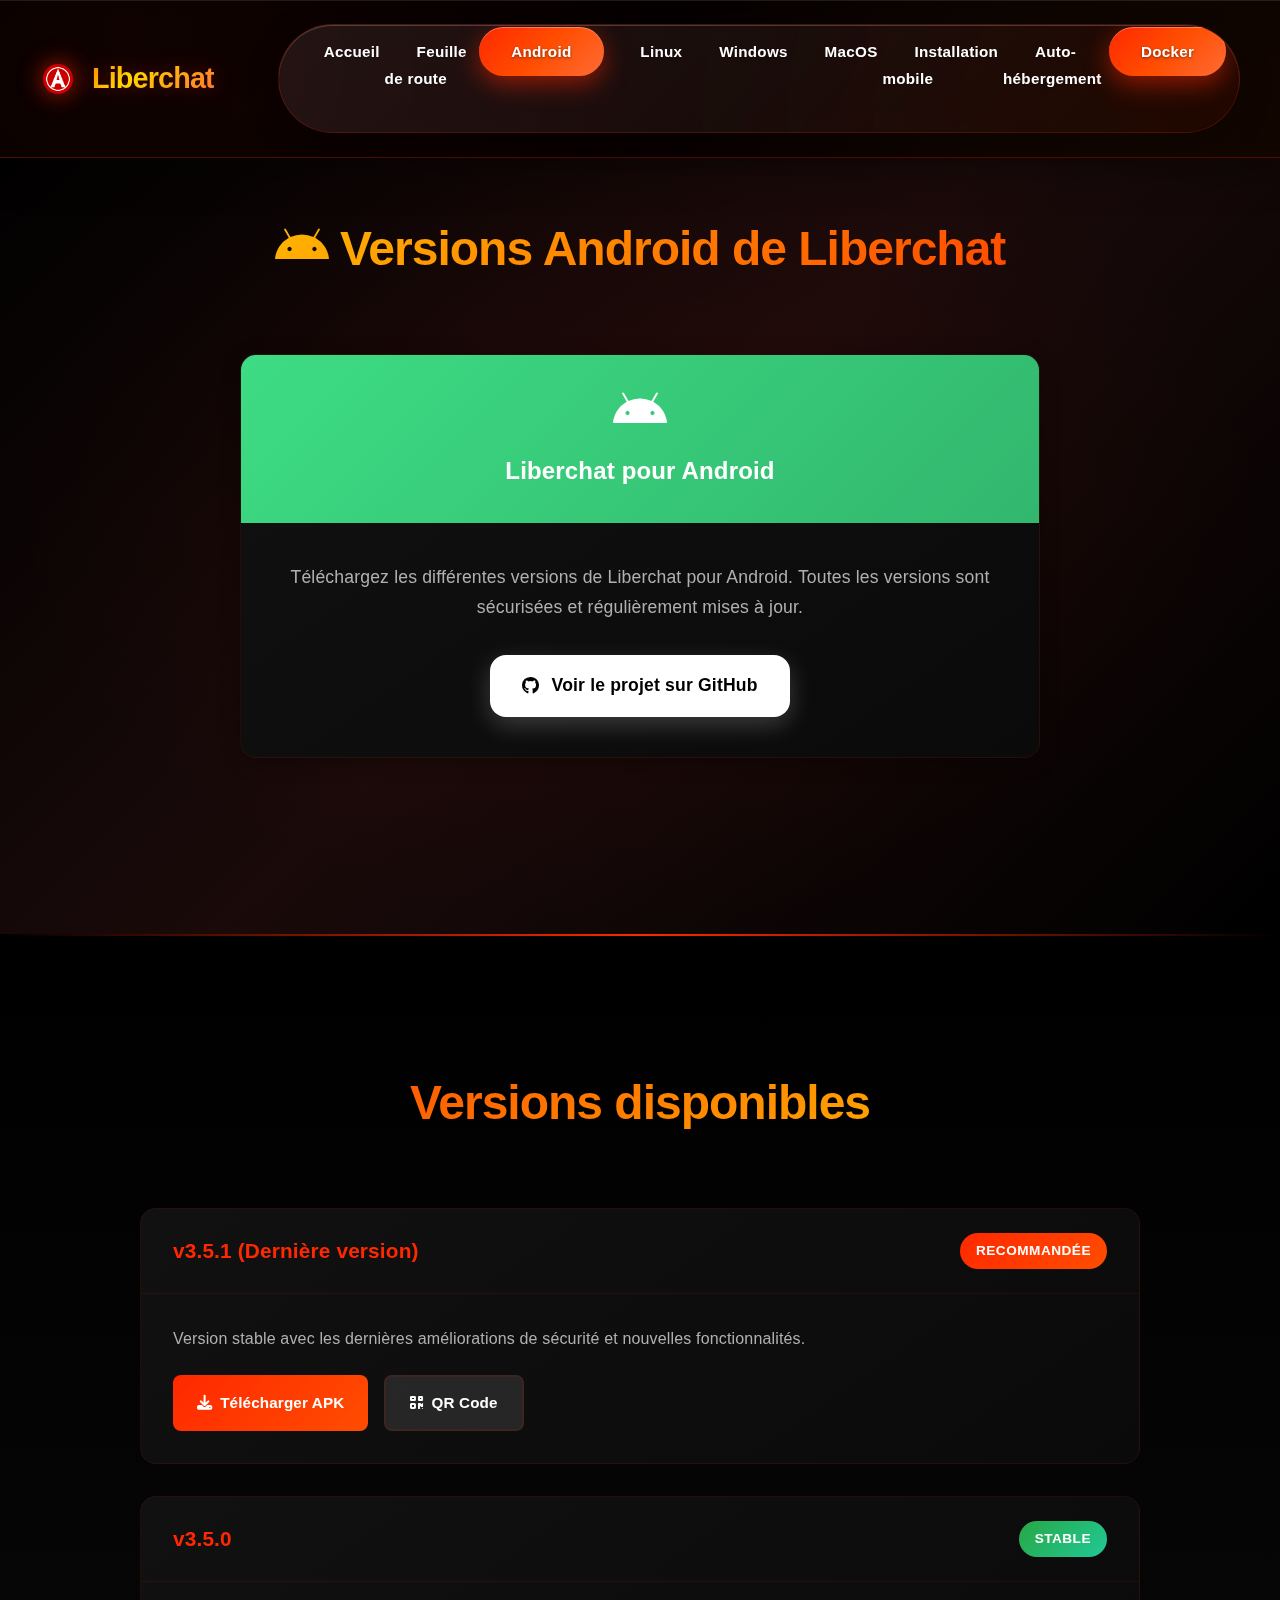
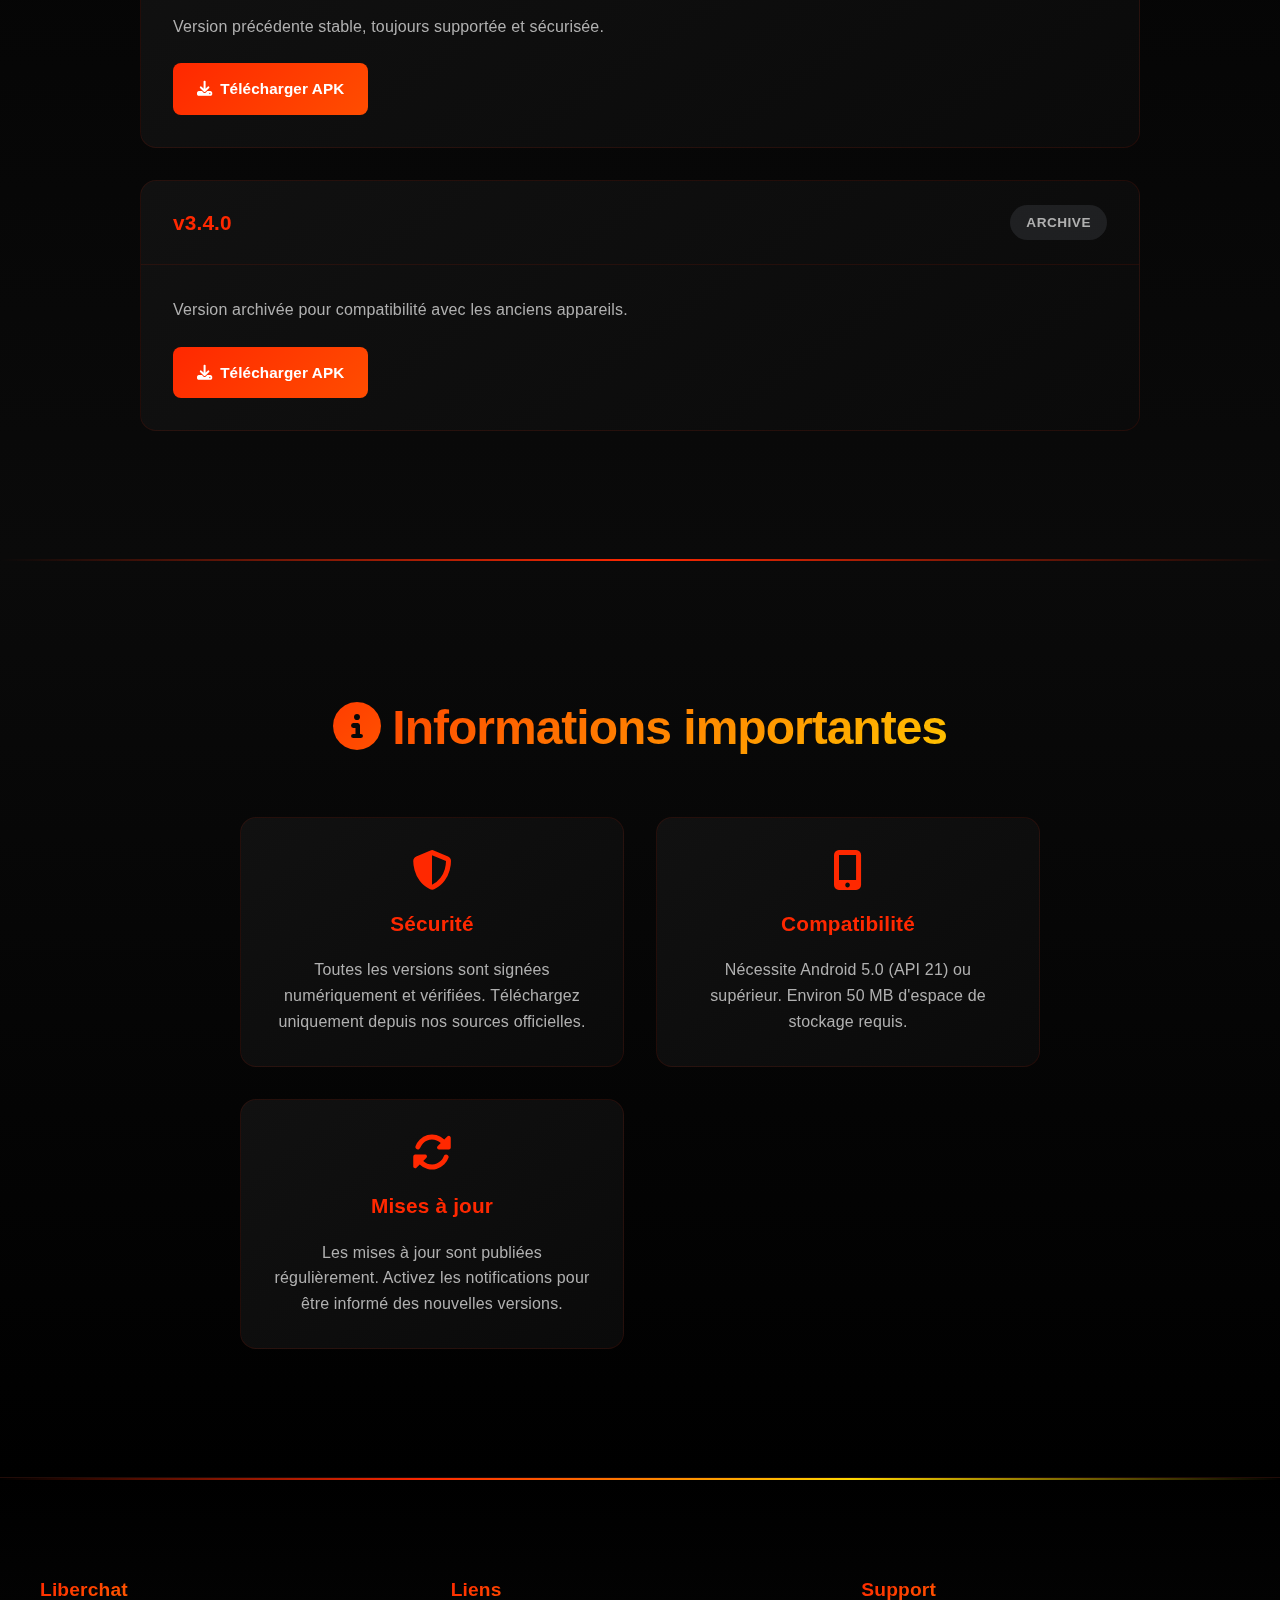
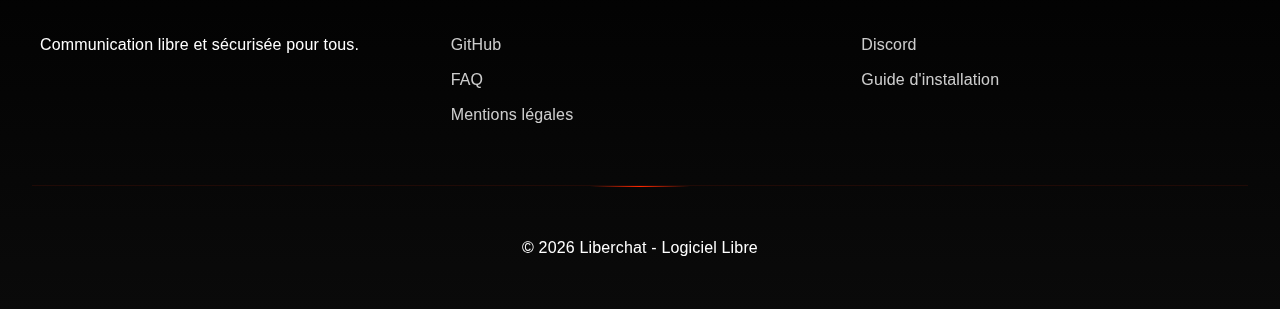
<file: releases.html>
<!DOCTYPE html>
<html lang="fr">
<head>
    <meta charset="UTF-8">
    <meta name="viewport" content="width=device-width, initial-scale=1.0">
    <title>Releases Android - Liberchat</title>
    <link rel="icon" type="image/png" href="assets/icon.png">
    <link rel="stylesheet" href="styles.css">
    <link rel="stylesheet" href="https://cdnjs.cloudflare.com/ajax/libs/font-awesome/6.4.0/css/all.min.css">
</head>
<body>
    <nav>
        <div class="nav-content">
            <div class="logo">
                <img src="assets/icon.png" alt="Liberchat Logo" class="logo-img">
                <span>Liberchat</span>
            </div>
            <button class="menu-toggle">
                <i class="fas fa-bars"></i>
            </button>
            <ul class="nav-links">
                <li><a href="./">Accueil</a></li>
                <li><a href="./roadmap.html">Feuille de route</a></li>
                <li><a href="releases.html" class="active">Android</a></li>
                <li><a href="releases-linux.html">Linux</a></li>
                <li><a href="releases-windows.html">Windows</a></li>
                <li><a href="releases-macos.html">MacOS</a></li>
                <li><a href="installation-apk.html">Installation mobile</a></li>
                <li><a href="autohebergement.html">Auto-hébergement</a></li>
                <li><a href="docker.html" class="active">Docker</a></li>
            </ul>
        </div>
    </nav>

    <main style="padding-top: 80px;">
        <section class="download">
            <h2><i class="fab fa-android"></i> Versions Android de Liberchat</h2>
            <div class="releases-container">
                <div class="android-card">
                    <div class="card-header">
                        <i class="fab fa-android"></i>
                        <h3>Liberchat pour Android</h3>
                    </div>
                    <div class="card-content">
                        <p>Téléchargez les différentes versions de Liberchat pour Android. Toutes les versions sont sécurisées et régulièrement mises à jour.</p>
                        
                        <a href="https://github.com/Liberchat/Liberchat-android" class="doc-link" target="_blank">
                            <i class="fab fa-github"></i>
                            Voir le projet sur GitHub
                        </a>
                    </div>
                </div>
            </div>
        </section>

        <section class="features">
            <h2>Versions disponibles</h2>
            <div class="releases-list">
                <div class="release-card">
                    <div class="release-header">
                        <h3>v3.5.1 (Dernière version)</h3>
                        <span class="version-badge latest">Recommandée</span>
                    </div>
                    <div class="release-content">
                        <p>Version stable avec les dernières améliorations de sécurité et nouvelles fonctionnalités.</p>
                        <div class="release-actions">
                            <a href="https://github.com/Liberchat/Liberchat-android/releases/download/v3.5.1/Liberchat3.5.1.apk" class="download-btn primary">
                                <i class="fas fa-download"></i>
                                Télécharger APK
                            </a>
                            <a href="qr.html" class="download-btn secondary">
                                <i class="fas fa-qrcode"></i>
                                QR Code
                            </a>
                        </div>
                    </div>
                </div>

                <div class="release-card">
                    <div class="release-header">
                        <h3>v3.5.0</h3>
                        <span class="version-badge stable">Stable</span>
                    </div>
                    <div class="release-content">
                        <p>Version précédente stable, toujours supportée et sécurisée.</p>
                        <div class="release-actions">
                            <a href="https://github.com/Liberchat/Liberchat-android/releases/download/v3.5.0/Liberchat3.5.0.apk" class="download-btn primary">
                                <i class="fas fa-download"></i>
                                Télécharger APK
                            </a>
                        </div>
                    </div>
                </div>

                <div class="release-card">
                    <div class="release-header">
                        <h3>v3.4.0</h3>
                        <span class="version-badge">Archive</span>
                    </div>
                    <div class="release-content">
                        <p>Version archivée pour compatibilité avec les anciens appareils.</p>
                        <div class="release-actions">
                            <a href="https://github.com/Liberchat/Liberchat-android/releases/download/v3.4.0/Liberchat3.4.0.apk" class="download-btn primary">
                                <i class="fas fa-download"></i>
                                Télécharger APK
                            </a>
                        </div>
                    </div>
                </div>
            </div>
        </section>

        <section class="about">
            <div class="about-content">
                <h2><i class="fas fa-info-circle"></i> Informations importantes</h2>
                <div class="info-grid">
                    <div class="info-card">
                        <i class="fas fa-shield-alt"></i>
                        <h3>Sécurité</h3>
                        <p>Toutes les versions sont signées numériquement et vérifiées. Téléchargez uniquement depuis nos sources officielles.</p>
                    </div>
                    <div class="info-card">
                        <i class="fas fa-mobile-alt"></i>
                        <h3>Compatibilité</h3>
                        <p>Nécessite Android 5.0 (API 21) ou supérieur. Environ 50 MB d'espace de stockage requis.</p>
                    </div>
                    <div class="info-card">
                        <i class="fas fa-sync-alt"></i>
                        <h3>Mises à jour</h3>
                        <p>Les mises à jour sont publiées régulièrement. Activez les notifications pour être informé des nouvelles versions.</p>
                    </div>
                </div>
            </div>
        </section>
    </main>

    <footer>
        <div class="footer-content">
            <div class="footer-section">
                <h4>Liberchat</h4>
                <p>Communication libre et sécurisée pour tous.</p>
            </div>
            <div class="footer-section">
                <h4>Liens</h4>
                <ul>
                    <li><a href="https://github.com/AnARCHIS12/Liberchat-3.0">GitHub</a></li>
                    <li><a href="faq.html">FAQ</a></li>
                    <li><a href="privacy.html">Mentions légales</a></li>
                </ul>
            </div>
            <div class="footer-section">
                <h4>Support</h4>
                <ul>
                    <li><a href="https://discord.gg/nQDz6g8nYZ">Discord</a></li>
                    <li><a href="installation-apk.html">Guide d'installation</a></li>
                </ul>
            </div>
        </div>
        <div class="footer-bottom">
            <p>&copy; <span class="current-year"></span> Liberchat - Logiciel Libre</p>
        </div>
    </footer>

    <style>
        .releases-container {
            max-width: 800px;
            margin: 0 auto;
        }

        .android-card {
            background: var(--card-background);
            border: 1px solid var(--card-border);
            border-radius: var(--border-radius);
            overflow: hidden;
            box-shadow: var(--shadow-card);
            transition: var(--transition);
            margin-bottom: 3rem;
        }

        .android-card:hover {
            transform: translateY(-5px);
            box-shadow: var(--shadow-primary);
        }

        .card-header {
            background: linear-gradient(135deg, #3DDC84, #32b76e);
            color: white;
            padding: 2rem;
            text-align: center;
        }

        .card-header i {
            font-size: 3rem;
            margin-bottom: 1rem;
        }

        .card-header h3 {
            font-size: 1.5rem;
            margin: 0;
        }

        .card-content {
            padding: 2.5rem;
            text-align: center;
        }

        .card-content p {
            font-size: 1.1rem;
            margin-bottom: 2rem;
            color: var(--text-muted);
        }

        .doc-link {
            display: inline-flex;
            align-items: center;
            gap: 0.75rem;
            padding: 1rem 2rem;
            background: #ffffff;
            color: #000000;
            text-decoration: none;
            font-weight: 600;
            font-size: 1.1rem;
            border-radius: var(--border-radius);
            transition: var(--transition);
            box-shadow: 0 8px 25px rgba(255, 255, 255, 0.2);
        }

        .doc-link:hover {
            background: rgba(255, 255, 255, 0.9);
            transform: translateY(-2px);
            box-shadow: 0 12px 35px rgba(255, 255, 255, 0.3);
        }

        .releases-list {
            max-width: 1000px;
            margin: 0 auto;
            display: grid;
            gap: 2rem;
        }

        .release-card {
            background: var(--card-background);
            border: 1px solid var(--card-border);
            border-radius: var(--border-radius);
            overflow: hidden;
            transition: var(--transition);
        }

        .release-card:hover {
            transform: translateY(-3px);
            box-shadow: var(--shadow-card);
        }

        .release-header {
            display: flex;
            justify-content: space-between;
            align-items: center;
            padding: 1.5rem 2rem;
            border-bottom: 1px solid var(--card-border);
        }

        .release-header h3 {
            color: var(--primary-color);
            margin: 0;
            font-size: 1.3rem;
        }

        .version-badge {
            padding: 0.4rem 1rem;
            border-radius: 20px;
            font-size: 0.85rem;
            font-weight: 600;
            text-transform: uppercase;
            letter-spacing: 0.5px;
        }

        .version-badge.latest {
            background: linear-gradient(135deg, var(--primary-color), var(--hover-color));
            color: white;
        }

        .version-badge.stable {
            background: linear-gradient(135deg, #28a745, #20c997);
            color: white;
        }

        .version-badge {
            background: rgba(108, 117, 125, 0.2);
            color: var(--text-muted);
        }

        .release-content {
            padding: 2rem;
        }

        .release-content p {
            color: var(--text-muted);
            margin-bottom: 1.5rem;
            line-height: 1.6;
        }

        .release-actions {
            display: flex;
            gap: 1rem;
            flex-wrap: wrap;
        }

        .download-btn {
            display: inline-flex;
            align-items: center;
            gap: 0.5rem;
            padding: 0.8rem 1.5rem;
            border-radius: var(--border-radius-small);
            text-decoration: none;
            font-weight: 600;
            transition: var(--transition);
            font-size: 0.95rem;
        }

        .download-btn.primary {
            background: linear-gradient(135deg, var(--primary-color), var(--hover-color));
            color: white;
        }

        .download-btn.secondary {
            background: rgba(255, 255, 255, 0.1);
            color: var(--text-color);
            border: 2px solid var(--card-border);
        }

        .download-btn:hover {
            transform: translateY(-2px);
            box-shadow: 0 8px 20px rgba(255, 40, 0, 0.3);
        }

        .info-grid {
            display: grid;
            grid-template-columns: repeat(auto-fit, minmax(300px, 1fr));
            gap: 2rem;
            margin-top: 2rem;
        }

        .info-card {
            background: var(--card-background);
            border: 1px solid var(--card-border);
            border-radius: var(--border-radius);
            padding: 2rem;
            text-align: center;
            transition: var(--transition);
        }

        .info-card:hover {
            transform: translateY(-3px);
            box-shadow: var(--shadow-card);
        }

        .info-card i {
            font-size: 2.5rem;
            color: var(--primary-color);
            margin-bottom: 1rem;
        }

        .info-card h3 {
            color: var(--primary-color);
            margin-bottom: 1rem;
            font-size: 1.3rem;
        }

        .info-card p {
            color: var(--text-muted);
            line-height: 1.6;
        }

        @media (max-width: 768px) {
            .releases-container {
                padding: 0 1rem;
            }

            .card-content {
                padding: 1.5rem;
            }

            .release-header {
                flex-direction: column;
                gap: 1rem;
                text-align: center;
            }

            .release-actions {
                flex-direction: column;
            }

            .download-btn {
                justify-content: center;
            }
        }
    </style>

    <script>
        document.addEventListener('DOMContentLoaded', () => {
            // Mise à jour de l'année
            const yearElements = document.querySelectorAll('.current-year');
            const currentYear = new Date().getFullYear();
            yearElements.forEach(el => {
                el.textContent = currentYear;
            });

            // Menu mobile
            const menuToggle = document.querySelector('.menu-toggle');
            const navLinks = document.querySelector('.nav-links');
            
            if (menuToggle && navLinks) {
                menuToggle.addEventListener('click', () => {
                    navLinks.classList.toggle('active');
                    menuToggle.classList.toggle('active');
                });
            }
        });
    </script>
</body>
</html>
</file>
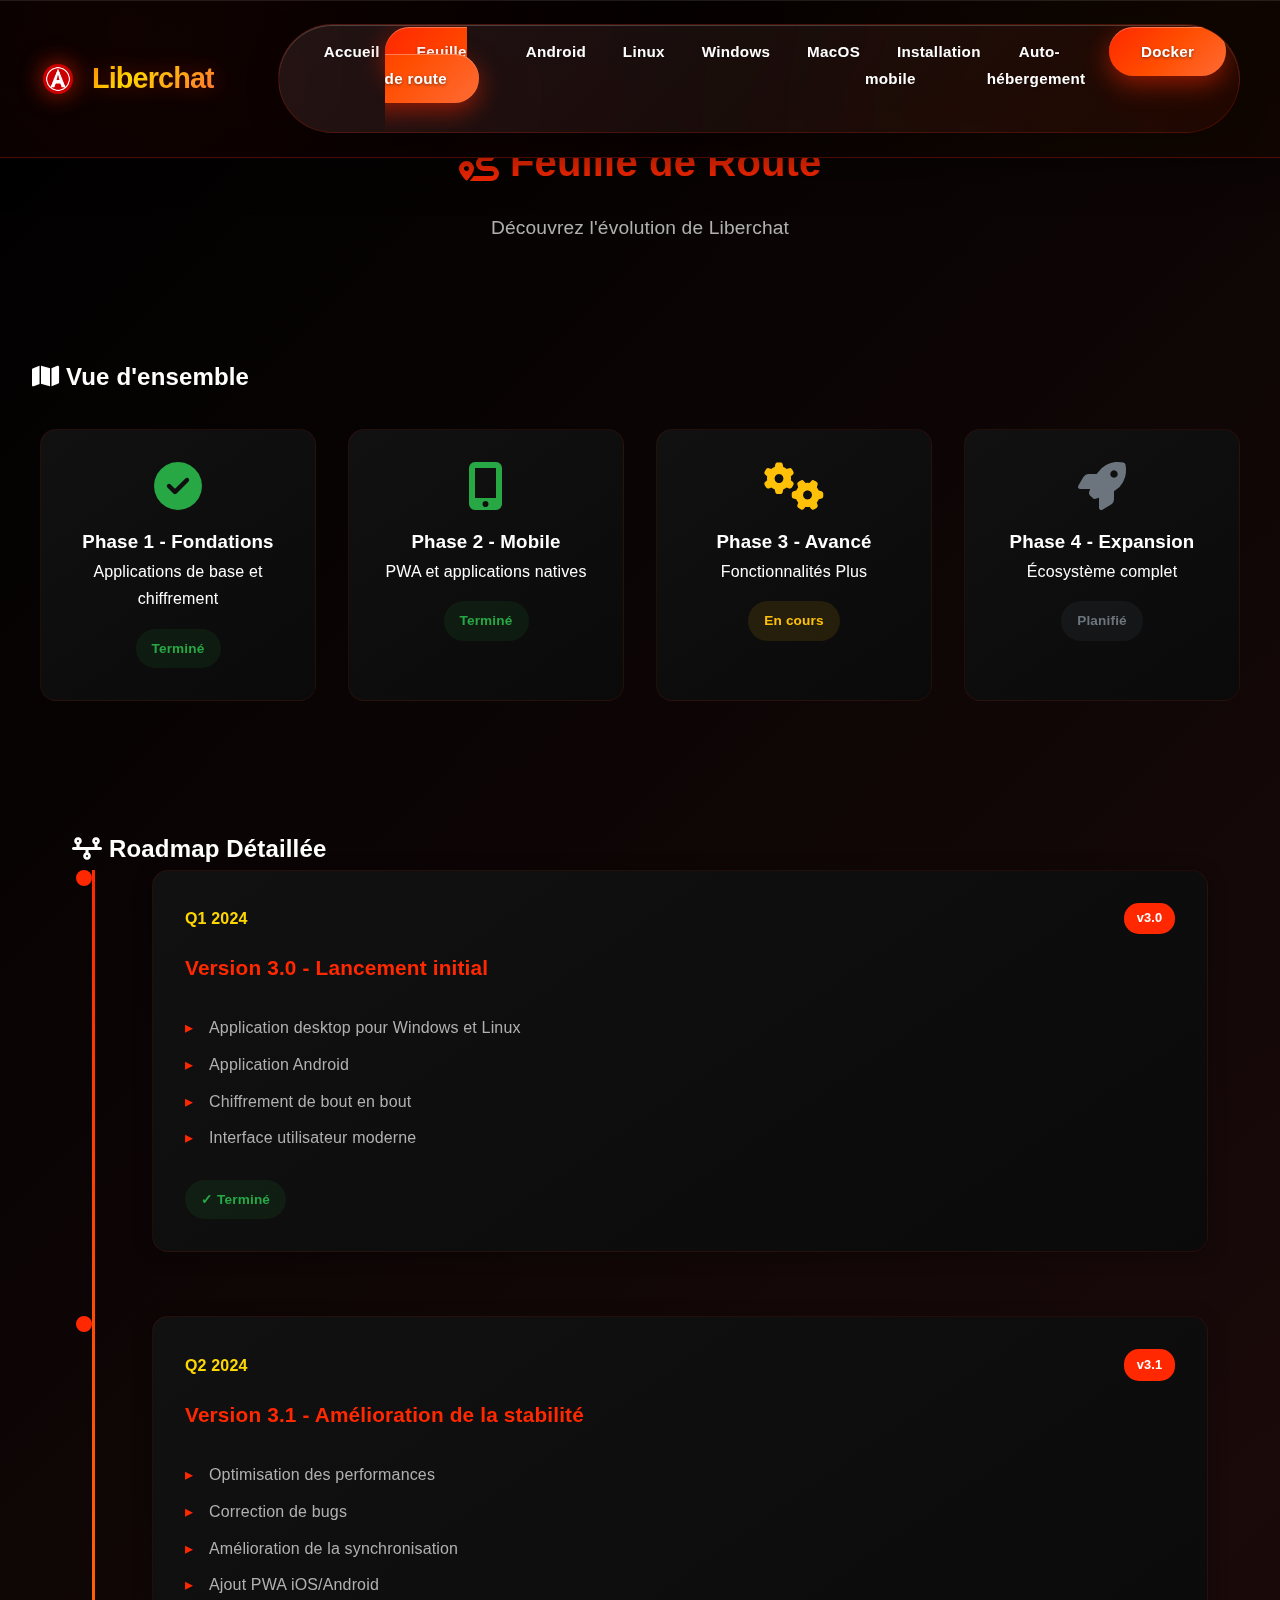
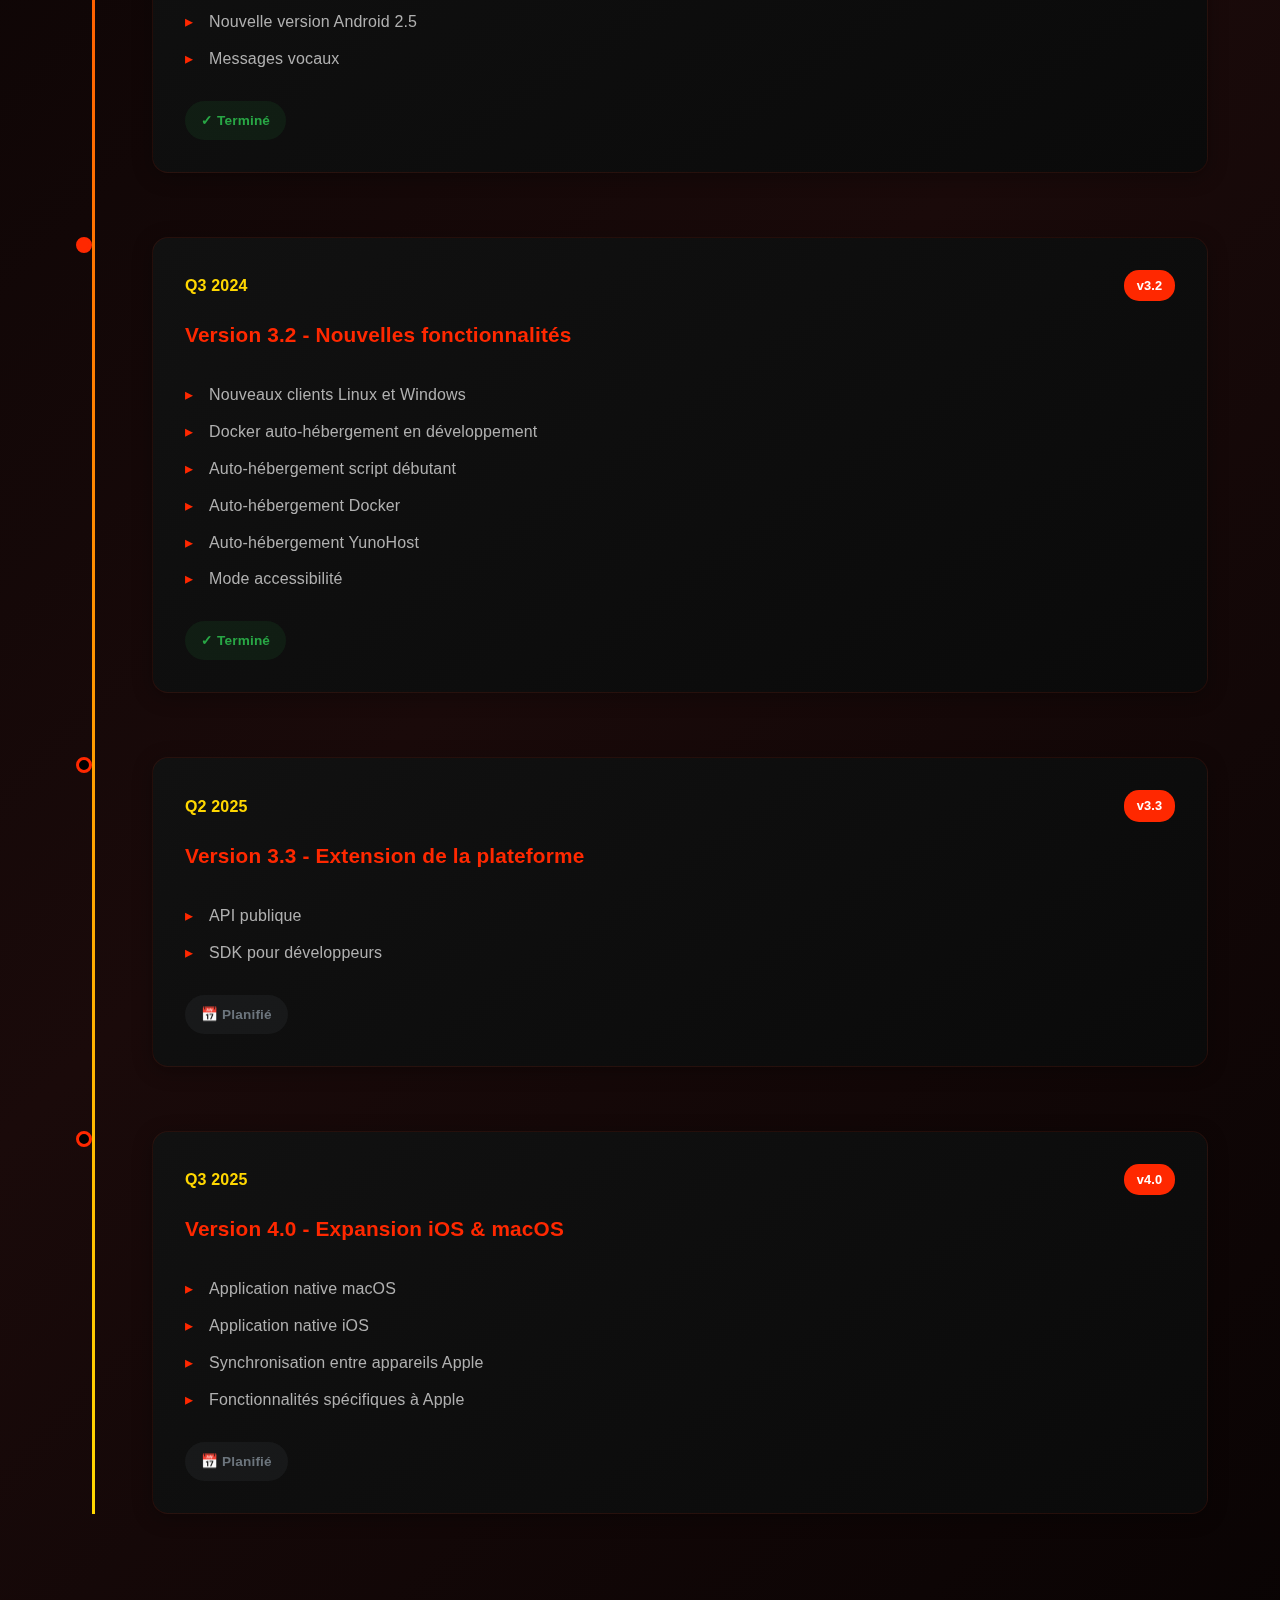
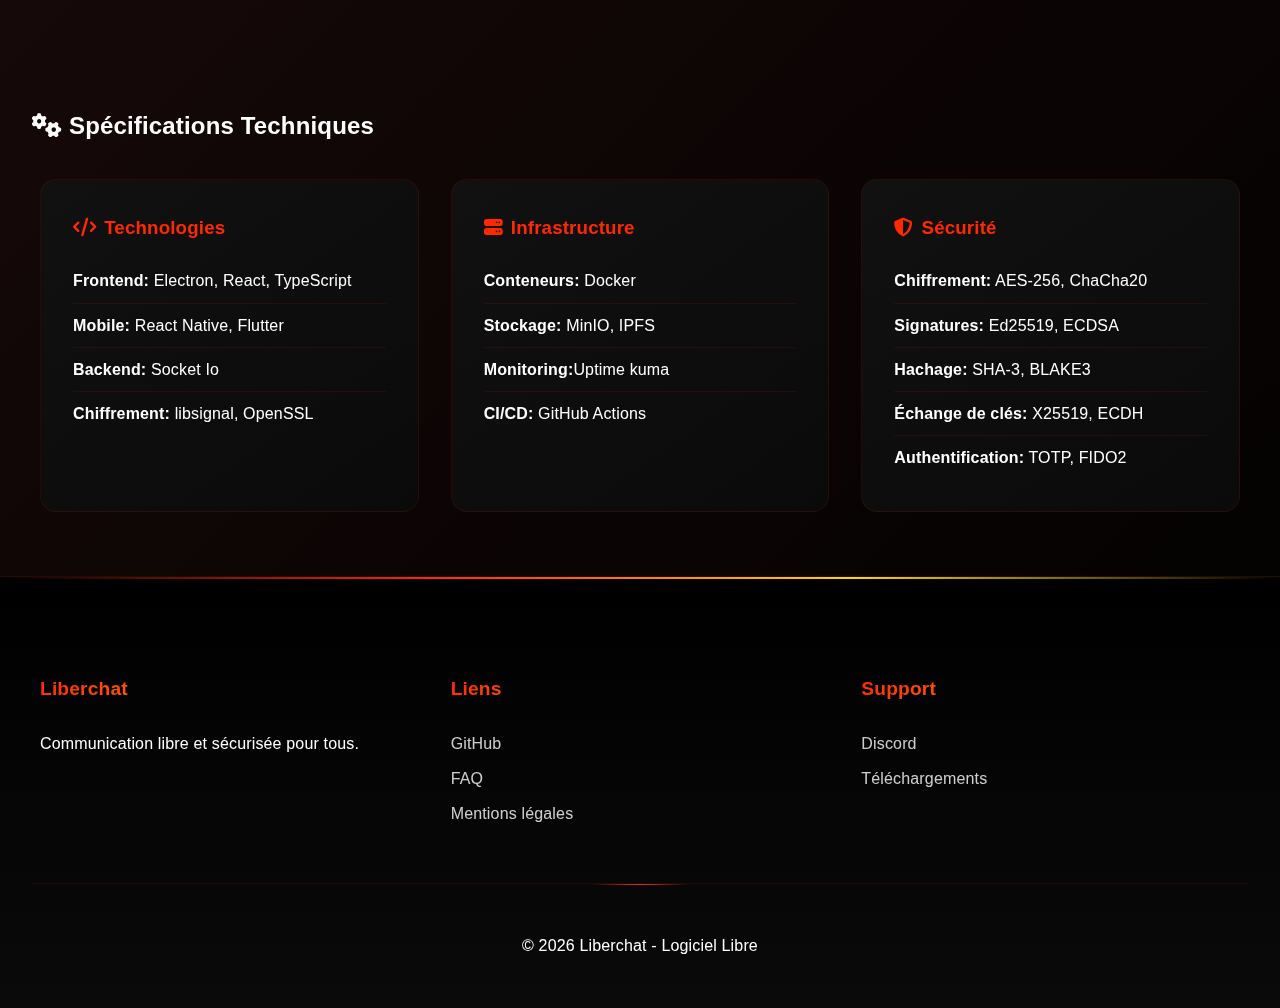
<file: roadmap.html>
<!DOCTYPE html>
<html lang="fr">
<head>
    <meta charset="UTF-8">
    <meta name="viewport" content="width=device-width, initial-scale=1.0">
    <title>Feuille de Route - Liberchat</title>
    <link rel="icon" type="image/png" href="assets/icon.png">
    <link rel="stylesheet" href="styles.css">
    <link rel="stylesheet" href="https://cdnjs.cloudflare.com/ajax/libs/font-awesome/6.4.0/css/all.min.css">
</head>
<body>
    <nav>
        <div class="nav-content">
            <div class="logo">
                <img src="assets/icon.png" alt="Liberchat Logo" class="logo-img">
                <span>Liberchat</span>
            </div>
            <button class="menu-toggle">
                <i class="fas fa-bars"></i>
            </button>
            <ul class="nav-links">
                <li><a href="./">Accueil</a></li>
                <li><a href="./roadmap.html" class="active">Feuille de route</a></li>
                <li><a href="releases.html">Android</a></li>
                <li><a href="releases-linux.html">Linux</a></li>
                <li><a href="releases-windows.html">Windows</a></li>
                <li><a href="releases-macos.html">MacOS</a></li>
                <li><a href="installation-apk.html">Installation mobile</a></li>
                <li><a href="autohebergement.html">Auto-hébergement</a></li>
                <li><a href="docker.html" class="active">Docker</a></li>
            </ul>
        </div>
    </nav>

    <main style="padding-top: 80px;">
        <div class="page-header">
            <h1><i class="fas fa-route"></i> Feuille de Route</h1>
            <p>Découvrez l'évolution de Liberchat</p>
        </div>

        <section class="roadmap-overview">
            <h2><i class="fas fa-map"></i> Vue d'ensemble</h2>
            <div class="overview-grid">
                <div class="overview-card completed">
                    <i class="fas fa-check-circle"></i>
                    <h3>Phase 1 - Fondations</h3>
                    <p>Applications de base et chiffrement</p>
                    <span class="phase-status">Terminé</span>
                </div>
                <div class="overview-card completed">
                    <i class="fas fa-mobile-alt"></i>
                    <h3>Phase 2 - Mobile</h3>
                    <p>PWA et applications natives</p>
                    <span class="phase-status">Terminé</span>
                </div>
                <div class="overview-card in-progress">
                    <i class="fas fa-cogs"></i>
                    <h3>Phase 3 - Avancé</h3>
                    <p>Fonctionnalités Plus </p>
                    <span class="phase-status">En cours</span>
                </div>
                <div class="overview-card planned">
                    <i class="fas fa-rocket"></i>
                    <h3>Phase 4 - Expansion</h3>
                    <p>Écosystème complet</p>
                    <span class="phase-status">Planifié</span>
                </div>
            </div>
        </section>

        <section class="detailed-roadmap">
            <h2><i class="fas fa-timeline"></i> Roadmap Détaillée</h2>
            
            <div class="timeline">
                <div class="timeline-item completed">
                    <div class="timeline-marker"></div>
                    <div class="timeline-content">
                        <div class="timeline-header">
                            <div class="timeline-date">Q1 2024</div>
                            <div class="version-tag">v3.0</div>
                        </div>
                        <h4>Version 3.0 - Lancement initial</h4>
                        <ul>
                            <li>Application desktop pour Windows et Linux</li>
                            <li>Application Android</li>
                            <li>Chiffrement de bout en bout</li>
                            <li>Interface utilisateur moderne</li>
                        </ul>
                        <div class="status completed">✓ Terminé</div>
                    </div>
                </div>

                <div class="timeline-item completed">
                    <div class="timeline-marker"></div>
                    <div class="timeline-content">
                        <div class="timeline-header">
                            <div class="timeline-date">Q2 2024</div>
                            <div class="version-tag">v3.1</div>
                        </div>
                        <h4>Version 3.1 - Amélioration de la stabilité</h4>
                        <ul>
                            <li>Optimisation des performances</li>
                            <li>Correction de bugs</li>
                            <li>Amélioration de la synchronisation</li>
                            <li>Ajout PWA iOS/Android</li>
                            <li>Nouvelle version Android 2.5</li>
                            <li>Messages vocaux</li>
                        </ul>
                        <div class="status completed">✓ Terminé</div>
                    </div>
                </div>

                <div class="timeline-item completed">
                    <div class="timeline-marker"></div>
                    <div class="timeline-content">
                        <div class="timeline-header">
                            <div class="timeline-date">Q3 2024</div>
                            <div class="version-tag">v3.2</div>
                        </div>
                        <h4>Version 3.2 - Nouvelles fonctionnalités</h4>
                        <ul>
                            <li>Nouveaux clients Linux et Windows</li>
                            <li>Docker auto-hébergement en développement</li>
                            <li>Auto-hébergement script débutant</li>
                            <li>Auto-hébergement Docker</li>
                            <li>Auto-hébergement YunoHost</li>
                            <li>Mode accessibilité</li>
                        </ul>
                        <div class="status completed">✓ Terminé</div>
                    </div>
                </div>

                <div class="timeline-item planned">
                    <div class="timeline-marker"></div>
                    <div class="timeline-content">
                        <div class="timeline-header">
                            <div class="timeline-date">Q2 2025</div>
                            <div class="version-tag">v3.3</div>
                        </div>
                        <h4>Version 3.3 - Extension de la plateforme</h4>
                        <ul>
                            <li>API publique</li>
                            <li>SDK pour développeurs</li>
                        </ul>
                        <div class="status planned">📅 Planifié</div>
                    </div>
                </div>

                <div class="timeline-item planned">
                    <div class="timeline-marker"></div>
                    <div class="timeline-content">
                        <div class="timeline-header">
                            <div class="timeline-date">Q3 2025</div>
                            <div class="version-tag">v4.0</div>
                        </div>
                        <h4>Version 4.0 - Expansion iOS & macOS</h4>
                        <ul>
                            <li>Application native macOS</li>
                            <li>Application native iOS</li>
                            <li>Synchronisation entre appareils Apple</li>
                            <li>Fonctionnalités spécifiques à Apple</li>
                        </ul>
                        <div class="status planned">📅 Planifié</div>
                    </div>
                </div>
            </div>
                        </div>
                    </div>
                </div>
            </div>
        </section>

        <section class="technical-specs">
            <h2><i class="fas fa-cogs"></i> Spécifications Techniques</h2>
            <div class="specs-grid">
                <div class="spec-card">
                    <h3><i class="fas fa-code"></i> Technologies</h3>
                    <ul>
                        <li><strong>Frontend:</strong> Electron, React, TypeScript</li>
                        <li><strong>Mobile:</strong> React Native, Flutter</li>
                        <li><strong>Backend:</strong> Socket Io</li>
                        <li><strong>Chiffrement:</strong> libsignal, OpenSSL</li>
                    </ul>
                </div>
                <div class="spec-card">
                    <h3><i class="fas fa-server"></i> Infrastructure</h3>
                    <ul>
                        <li><strong>Conteneurs:</strong>  Docker</li>
                        <li><strong>Stockage:</strong> MinIO, IPFS</li>
                        <li><strong>Monitoring:</strong>Uptime kuma</li>
                        <li><strong>CI/CD:</strong> GitHub Actions</li>
                    </ul>
                </div>
                <div class="spec-card">
                    <h3><i class="fas fa-shield-alt"></i> Sécurité</h3>
                    <ul>
                        <li><strong>Chiffrement:</strong> AES-256, ChaCha20</li>
                        <li><strong>Signatures:</strong> Ed25519, ECDSA</li>
                        <li><strong>Hachage:</strong> SHA-3, BLAKE3</li>
                        <li><strong>Échange de clés:</strong> X25519, ECDH</li>
                        <li><strong>Authentification:</strong> TOTP, FIDO2</li>
                    </ul>
                </div>
            </div>
        </section>



        

    <footer>
        <div class="footer-content">
            <div class="footer-section">
                <h4>Liberchat</h4>
                <p>Communication libre et sécurisée pour tous.</p>
            </div>
            <div class="footer-section">
                <h4>Liens</h4>
                <ul>
                    <li><a href="https://github.com/AnARCHIS12/Liberchat-3.0">GitHub</a></li>
                    <li><a href="faq.html">FAQ</a></li>
                    <li><a href="privacy.html">Mentions légales</a></li>
                </ul>
            </div>
            <div class="footer-section">
                <h4>Support</h4>
                <ul>
                    <li><a href="https://discord.gg/nQDz6g8nYZ">Discord</a></li>
                    <li><a href="releases.html">Téléchargements</a></li>
                </ul>
            </div>
        </div>
        <div class="footer-bottom">
            <p>&copy; <span class="current-year"></span> Liberchat - Logiciel Libre</p>
        </div>
    </footer>

    <style>
        .page-header {
            text-align: center;
            padding: 3rem 2rem;
            max-width: 800px;
            margin: 0 auto;
        }

        .page-header h1 {
            color: var(--primary-color);
            font-size: 2.5rem;
            margin-bottom: 1rem;
        }

        .page-header p {
            color: var(--text-muted);
            font-size: 1.2rem;
        }


        .roadmap-overview {
            padding: 4rem 2rem;
            background: var(--section-background);
        }

        .overview-grid {
            display: grid;
            grid-template-columns: repeat(auto-fit, minmax(250px, 1fr));
            gap: 2rem;
            max-width: 1200px;
            margin: 2rem auto 0;
        }

        .overview-card {
            background: var(--card-background);
            border: 1px solid var(--card-border);
            border-radius: var(--border-radius);
            padding: 2rem;
            text-align: center;
            transition: var(--transition);
        }

        .overview-card:hover {
            transform: translateY(-5px);
            box-shadow: var(--shadow-primary);
        }

        .overview-card i {
            font-size: 3rem;
            margin-bottom: 1rem;
        }

        .overview-card.completed i { color: #28a745; }
        .overview-card.in-progress i { color: #ffc107; }
        .overview-card.planned i { color: #6c757d; }

        .phase-status {
            display: inline-block;
            padding: 0.5rem 1rem;
            border-radius: 20px;
            font-size: 0.85rem;
            font-weight: 600;
            margin-top: 1rem;
        }

        .overview-card.completed .phase-status {
            background: rgba(40, 167, 69, 0.1);
            color: #28a745;
        }

        .overview-card.in-progress .phase-status {
            background: rgba(255, 193, 7, 0.1);
            color: #ffc107;
        }

        .overview-card.planned .phase-status {
            background: rgba(108, 117, 125, 0.1);
            color: #6c757d;
        }

        .detailed-roadmap {
            padding: 4rem 2rem;
            max-width: 1200px;
            margin: 0 auto;
        }

        .year-section {
            margin-bottom: 4rem;
        }

        .year-title {
            font-size: 2rem;
            color: var(--primary-color);
            margin-bottom: 2rem;
            text-align: center;
            position: relative;
        }

        .year-title::after {
            content: '';
            position: absolute;
            bottom: -10px;
            left: 50%;
            transform: translateX(-50%);
            width: 100px;
            height: 3px;
            background: var(--accent-color);
            border-radius: 2px;
        }

        .timeline {
            position: relative;
            padding-left: 2rem;
        }

        .timeline::before {
            content: '';
            position: absolute;
            left: 20px;
            top: 0;
            bottom: 0;
            width: 3px;
            background: linear-gradient(to bottom, var(--primary-color), var(--accent-color));
        }

        .timeline-item {
            position: relative;
            margin-bottom: 4rem;
            padding-left: 3rem;
        }

        .timeline-marker {
            position: absolute;
            left: -28px;
            top: 0;
            width: 16px;
            height: 16px;
            border-radius: 50%;
            border: 3px solid var(--primary-color);
            background: var(--background-color);
        }

        .timeline-item.completed .timeline-marker {
            background: var(--primary-color);
        }

        .timeline-item.in-progress .timeline-marker {
            background: #ffc107;
            border-color: #ffc107;
        }

        .timeline-content {
            background: var(--card-background);
            border: 1px solid var(--card-border);
            border-radius: var(--border-radius);
            padding: 2rem;
            box-shadow: var(--shadow-card);
        }

        .timeline-header {
            display: flex;
            justify-content: space-between;
            align-items: center;
            margin-bottom: 1rem;
        }

        .timeline-date {
            color: var(--accent-color);
            font-weight: 600;
        }

        .version-tag {
            background: var(--primary-color);
            color: white;
            padding: 0.3rem 0.8rem;
            border-radius: 15px;
            font-size: 0.8rem;
            font-weight: 600;
        }

        .timeline-content h4 {
            color: var(--primary-color);
            margin-bottom: 1.5rem;
            font-size: 1.3rem;
        }

        .timeline-content ul {
            list-style: none;
            padding: 0;
            margin-bottom: 1.5rem;
        }

        .timeline-content li {
            padding: 0.3rem 0;
            padding-left: 1.5rem;
            position: relative;
            color: var(--text-muted);
        }

        .timeline-content li::before {
            content: '▸';
            color: var(--primary-color);
            position: absolute;
            left: 0;
        }

        .status {
            display: inline-block;
            padding: 0.5rem 1rem;
            border-radius: 20px;
            font-size: 0.85rem;
            font-weight: 600;
        }

        .status.completed {
            background: rgba(40, 167, 69, 0.1);
            color: #28a745;
        }

        .status.in-progress {
            background: rgba(255, 193, 7, 0.1);
            color: #ffc107;
        }

        .status.planned {
            background: rgba(108, 117, 125, 0.1);
            color: #6c757d;
        }

        .technical-specs {
            padding: 4rem 2rem;
            background: var(--section-background);
        }

        .specs-grid {
            display: grid;
            grid-template-columns: repeat(auto-fit, minmax(300px, 1fr));
            gap: 2rem;
            max-width: 1200px;
            margin: 2rem auto 0;
        }

        .spec-card {
            background: var(--card-background);
            border: 1px solid var(--card-border);
            border-radius: var(--border-radius);
            padding: 2rem;
        }

        .spec-card h3 {
            color: var(--primary-color);
            margin-bottom: 1rem;
            display: flex;
            align-items: center;
            gap: 0.5rem;
        }

        .spec-card ul {
            list-style: none;
            padding: 0;
        }

        .spec-card li {
            padding: 0.5rem 0;
            border-bottom: 1px solid var(--card-border);
        }

        .spec-card li:last-child {
            border-bottom: none;
        }



        .funding {
            padding: 4rem 2rem;
            background: var(--section-background);
        }

        .funding-content {
            display: grid;
            grid-template-columns: 1fr 1fr;
            gap: 3rem;
            max-width: 1200px;
            margin: 2rem auto 0;
        }

        .funding-methods {
            display: grid;
            grid-template-columns: 1fr 1fr;
            gap: 1rem;
            margin-top: 1rem;
        }

        .funding-method {
            display: flex;
            align-items: center;
            gap: 0.5rem;
            padding: 0.8rem;
            background: var(--card-background);
            border-radius: var(--border-radius);
            border: 1px solid var(--card-border);
        }

        .funding-method i {
            color: var(--primary-color);
        }

        .goal-item {
            margin-bottom: 1.5rem;
        }

        .goal-header {
            display: flex;
            justify-content: space-between;
            margin-bottom: 0.5rem;
            font-weight: 600;
        }

        .progress-bar {
            width: 100%;
            height: 8px;
            background: var(--card-border);
            border-radius: 4px;
            overflow: hidden;
        }

        .progress {
            height: 100%;
            background: linear-gradient(90deg, var(--primary-color), var(--accent-color));
            transition: width 0.3s ease;
        }

        @media (max-width: 768px) {
            .overview-grid {
                grid-template-columns: 1fr;
            }

            .feature-list {
                grid-template-columns: 1fr;
            }

            .timeline-header {
                flex-direction: column;
                align-items: flex-start;
                gap: 0.5rem;
            }

            .funding-content {
                grid-template-columns: 1fr;
            }

            .funding-methods {
                grid-template-columns: 1fr;
            }
        }
    </style>

    <script src="script.js"></script>
</body>
</html>
</file>
<file: styles.css>
:root {
    --primary-color: #ff2800;
    --primary-light: #ff4d33;
    --primary-dark: #cc1f00;
    --secondary-color: #0a0a0a;
    --accent-color: #ffd700;
    --accent-light: #ffe033;
    --text-color: #ffffff;
    --text-muted: #b0b0b0;
    --background-color: #000000;
    --background-gradient: linear-gradient(135deg, #000000 0%, #1a0a0a 50%, #000000 100%);
    --card-background: linear-gradient(145deg, #111111, #0a0a0a);
    --card-border: rgba(255, 40, 0, 0.1);
    --hover-color: #ff4d00;
    --shadow-primary: 0 8px 32px rgba(255, 40, 0, 0.15);
    --shadow-card: 0 4px 20px rgba(0, 0, 0, 0.3);
    --border-radius: 16px;
    --border-radius-small: 8px;
    --transition: all 0.3s cubic-bezier(0.4, 0, 0.2, 1);
}

* {
    margin: 0;
    padding: 0;
    box-sizing: border-box;
    font-family: 'Inter', -apple-system, BlinkMacSystemFont, 'Segoe UI', Roboto, Oxygen, Ubuntu, Cantarell, sans-serif;
}

/* Animation du menu hamburger */
.menu-toggle {
    position: relative;
    transition: var(--transition);
}

.menu-toggle.active {
    transform: rotate(90deg);
}

.menu-toggle i {
    transition: var(--transition);
}

.menu-toggle.active i::before {
    content: '\f00d';
}

/* Animation de chargement */
body:not(.loaded) {
    /* overflow: hidden; - Supprimé pour permettre le scroll */
}

body:not(.loaded) .hero-content {
    opacity: 0;
    transform: translateY(50px);
}

body.loaded .hero-content {
    opacity: 1;
    transform: translateY(0);
    transition: opacity 1s ease, transform 1s ease;
}

/* Navbar avec transition fluide */
nav {
    transition: transform 0.3s ease, background-color 0.3s ease;
}

body {
    background: var(--background-gradient);
    color: var(--text-color);
    line-height: 1.7;
    padding-top: 0;
    font-weight: 400;
    letter-spacing: 0.01em;
    overflow-x: hidden;
}

/* Navigation */
nav {
    position: fixed;
    top: 0;
    left: 0;
    width: 100%;
    z-index: 1000;
    background: 
        linear-gradient(135deg, rgba(0, 0, 0, 0.95) 0%, rgba(10, 0, 0, 0.9) 100%),
        radial-gradient(circle at 20% 50%, rgba(255, 40, 0, 0.1) 0%, transparent 50%);
    backdrop-filter: blur(30px) saturate(180%);
    border-bottom: 1px solid rgba(255, 40, 0, 0.3);
    transition: var(--transition);
    box-shadow: 
        0 8px 40px rgba(0, 0, 0, 0.4),
        inset 0 1px 0 rgba(255, 255, 255, 0.1);
}

nav.scrolled {
    background: 
        linear-gradient(135deg, rgba(0, 0, 0, 0.98) 0%, rgba(15, 0, 0, 0.95) 100%),
        radial-gradient(circle at 30% 50%, rgba(255, 40, 0, 0.15) 0%, transparent 60%);
    box-shadow: 
        0 12px 60px rgba(255, 40, 0, 0.25),
        0 4px 20px rgba(0, 0, 0, 0.5),
        inset 0 1px 0 rgba(255, 255, 255, 0.15);
    border-bottom: 2px solid rgba(255, 40, 0, 0.6);
}

.nav-content {
    max-width: 1400px;
    margin: 0 auto;
    display: flex;
    justify-content: space-between;
    align-items: center;
    padding: 1.5rem 2.5rem;
    transition: var(--transition);
    gap: 4rem;
    position: relative;
}

.nav-content::before {
    content: '';
    position: absolute;
    top: 0;
    left: 0;
    width: 100%;
    height: 100%;
    background: 
        radial-gradient(circle at 10% 20%, rgba(255, 40, 0, 0.05) 0%, transparent 50%),
        radial-gradient(circle at 90% 80%, rgba(255, 215, 0, 0.03) 0%, transparent 50%);
    pointer-events: none;
    opacity: 0;
    transition: opacity 0.5s ease;
}

nav:hover .nav-content::before {
    opacity: 1;
}

.nav-content::after {
    content: '';
    position: absolute;
    bottom: -1px;
    left: 50%;
    transform: translateX(-50%);
    width: 0;
    height: 2px;
    background: linear-gradient(90deg, transparent, var(--primary-color), var(--accent-color), transparent);
    transition: width 0.6s cubic-bezier(0.4, 0, 0.2, 1);
}

nav.scrolled .nav-content::after {
    width: 90%;
}

nav.scrolled .nav-content {
    padding: 0 1rem;
}

.logo {
    display: flex;
    align-items: center;
    gap: 1rem;
    font-size: 1.8rem;
    font-weight: 900;
    background: linear-gradient(135deg, var(--primary-color) 0%, var(--accent-color) 50%, #ff6b35 100%);
    -webkit-background-clip: text;
    background-clip: text;
    -webkit-text-fill-color: transparent;
    text-decoration: none;
    transition: var(--transition);
    letter-spacing: -0.03em;
    position: relative;
    filter: drop-shadow(0 0 10px rgba(255, 40, 0, 0.3));
}

.logo::before {
    content: '';
    position: absolute;
    top: -5px;
    left: -5px;
    right: -5px;
    bottom: -5px;
    background: linear-gradient(45deg, var(--primary-color), var(--accent-color));
    border-radius: 12px;
    opacity: 0;
    z-index: -1;
    transition: opacity 0.3s ease;
    filter: blur(8px);
}

.logo:hover::before {
    opacity: 0.2;
}

.logo::after {
    content: '';
    position: absolute;
    bottom: -3px;
    left: 0;
    width: 0;
    height: 3px;
    background: linear-gradient(90deg, var(--primary-color), var(--accent-color));
    border-radius: 2px;
    transition: width 0.4s cubic-bezier(0.4, 0, 0.2, 1);
}

.logo:hover::after {
    width: 100%;
}

.logo:hover {
    transform: scale(1.05);
}

.logo-img {
    width: 36px;
    height: 36px;
    filter: drop-shadow(0 0 12px rgba(255, 40, 0, 0.4));
    transition: var(--transition);
}

.logo:hover .logo-img {
    filter: drop-shadow(0 0 16px rgba(255, 40, 0, 0.6));
    transform: scale(1.05);
}

.nav-links {
    display: flex;
    gap: 0.3rem;
    margin: 0;
    padding: 0;
    list-style: none;
    background: 
        linear-gradient(135deg, rgba(255, 255, 255, 0.08) 0%, rgba(255, 40, 0, 0.05) 100%);
    border-radius: 60px;
    padding: 0.8rem;
    backdrop-filter: blur(15px) saturate(150%);
    border: 1px solid rgba(255, 40, 0, 0.2);
    box-shadow: 
        0 8px 32px rgba(0, 0, 0, 0.3),
        inset 0 1px 0 rgba(255, 255, 255, 0.2);
    position: relative;
    overflow: hidden;
}

.nav-links::before {
    content: '';
    position: absolute;
    top: 0;
    left: -100%;
    width: 100%;
    height: 100%;
    background: linear-gradient(90deg, transparent, rgba(255, 255, 255, 0.1), transparent);
    transition: left 2s ease;
}

.nav-links:hover::before {
    left: 100%;
}

.nav-links a {
    color: var(--text-color);
    text-decoration: none;
    transition: all 0.4s cubic-bezier(0.4, 0, 0.2, 1);
    padding: 1rem 2rem;
    border-radius: 30px;
    position: relative;
    font-weight: 600;
    font-size: 0.95rem;
    letter-spacing: 0.02em;
    background: transparent;
    overflow: hidden;
    text-shadow: 0 1px 2px rgba(0, 0, 0, 0.3);
}

.nav-links a::before {
    content: '';
    position: absolute;
    top: 0;
    left: 0;
    width: 100%;
    height: 100%;
    background: linear-gradient(135deg, rgba(255, 40, 0, 0.1) 0%, rgba(255, 215, 0, 0.05) 100%);
    opacity: 0;
    transition: opacity 0.3s ease;
    border-radius: 30px;
}

.nav-links a::after {
    content: '';
    position: absolute;
    top: 50%;
    left: 50%;
    width: 0;
    height: 0;
    background: radial-gradient(circle, rgba(255, 40, 0, 0.3) 0%, transparent 70%);
    transform: translate(-50%, -50%);
    transition: all 0.4s ease;
    border-radius: 50%;
}

.nav-links a:hover::before {
    opacity: 1;
}

.nav-links a:hover::after {
    width: 100px;
    height: 100px;
}

.nav-links a:hover {
    color: #ffffff;
    transform: translateY(-3px) scale(1.05);
    box-shadow: 
        0 12px 30px rgba(255, 40, 0, 0.4),
        0 4px 15px rgba(0, 0, 0, 0.3);
    text-shadow: 0 2px 8px rgba(255, 40, 0, 0.5);
}

.nav-links a.active {
    color: #ffffff;
    background: linear-gradient(135deg, var(--primary-color) 0%, var(--hover-color) 50%, #ff6b35 100%);
    box-shadow: 
        0 8px 25px rgba(255, 40, 0, 0.5),
        inset 0 1px 0 rgba(255, 255, 255, 0.3);
    text-shadow: 0 1px 3px rgba(0, 0, 0, 0.5);
    transform: translateY(-1px);
}

.nav-links a.active::after {
    display: none;
}

/* Menu burger pour mobile */
.menu-toggle {
    display: none;
    cursor: pointer;
    z-index: 1001;
}

/* CTA Buttons Alignement */
.cta-buttons {
    display: flex;
    gap: 1.5rem;
    justify-content: center;
    align-items: center;
    flex-wrap: wrap;
    margin: 2rem auto;
    max-width: 800px;
    padding: 0 1rem;
}

.cta-primary, .cta-secondary {
    padding: 0.8rem 2rem;
    border-radius: 8px;
    text-decoration: none;
    font-weight: 600;
    font-size: 1.1rem;
    transition: all 0.3s ease;
    text-align: center;
    white-space: nowrap;
    box-shadow: 0 4px 15px rgba(0, 0, 0, 0.2);
}

.cta-primary {
    background: linear-gradient(135deg, var(--primary-color), var(--hover-color));
    color: var(--text-color);
    border: none;
    box-shadow: var(--shadow-primary);
}

.cta-primary::before {
    content: '';
    position: absolute;
    top: 0;
    left: -100%;
    width: 100%;
    height: 100%;
    background: linear-gradient(90deg, transparent, rgba(255, 255, 255, 0.2), transparent);
    transition: left 0.5s;
}

.cta-primary:hover::before {
    left: 100%;
}

.cta-primary:hover {
    transform: translateY(-3px) scale(1.02);
    box-shadow: 0 12px 40px rgba(255, 40, 0, 0.4);
}

.cta-secondary {
    background: rgba(255, 40, 0, 0.05);
    color: var(--text-color);
    border: 2px solid var(--primary-color);
    backdrop-filter: blur(10px);
}

.cta-secondary:hover {
    background: rgba(255, 40, 0, 0.15);
    transform: translateY(-3px) scale(1.02);
    box-shadow: 0 12px 30px rgba(255, 40, 0, 0.25);
    border-color: var(--primary-light);
}

/* Responsive Design */
@media (max-width: 768px) {
    nav {
        background: rgba(0, 0, 0, 0.95);
        backdrop-filter: blur(20px);
    }

    .nav-content {
        padding: 0.8rem 1rem;
        gap: 0;
        background: none;
        justify-content: space-between;
        align-items: center;
        flex-direction: row;
    }

    .nav-content::before,
    .nav-content::after {
        display: none;
    }

    .menu-toggle {
        display: block;
        background: var(--primary-color);
        border: none;
        color: white;
        padding: 0.6rem;
        border-radius: 6px;
        font-size: 1rem;
    }

    .logo {
        font-size: 1.2rem;
        filter: none;
    }

    .logo::before,
    .logo::after {
        display: none;
    }

    .nav-links {
        display: none;
        position: absolute;
        top: 100%;
        left: 0;
        right: 0;
        background: rgba(0, 0, 0, 0.95);
        backdrop-filter: blur(20px);
        padding: 0.8rem;
        border-top: 1px solid var(--primary-color);
        flex-direction: column;
        gap: 0.3rem;
        border-radius: 0;
        box-shadow: none;
    }

    .nav-links::before {
        display: none;
    }

    .nav-links.active {
        display: flex;
    }

    .nav-links li {
        width: 100%;
    }

    .nav-links a {
        padding: 0.8rem;
        background: rgba(255, 40, 0, 0.1);
        border: 1px solid var(--primary-color);
        border-radius: 6px;
        text-align: center;
        color: white;
        display: block;
        width: 100%;
        font-size: 0.9rem;
    }

    .nav-links a::before,
    .nav-links a::after {
        display: none;
    }

    .nav-links a:hover {
        background: var(--primary-color);
        transform: none;
        box-shadow: none;
    }

    .nav-links a.active {
        background: var(--primary-color);
        transform: none;
        box-shadow: none;
    }

    .cta-buttons {
        flex-direction: column;
        padding: 0 1rem;
    }

    .cta-primary, .cta-secondary, .cta-open-webapp {
        width: 100%;
        margin: 0.5rem 0;
        min-width: auto;
    }

    /* Styles mobile pour le hero */
    .hero {
        padding: 4rem 1rem;
        min-height: auto;
        text-align: center;
    }

    .hero-content {
        padding: 1rem;
    }

    .hero h1 {
        font-size: 2.5rem;
    }

    .hero .tagline {
        font-size: 1.2rem;
        margin-bottom: 2rem;
    }

    .cta-buttons {
        flex-direction: column;
        align-items: stretch;
        gap: 1rem;
    }

    /* Styles mobile pour les features */
    .features {
        padding: 3rem 1rem;
    }

    .features h2 {
        font-size: 2rem;
        margin-bottom: 2rem;
    }

    .feature-grid {
        grid-template-columns: 1fr;
    }

    .feature-card {
        margin-bottom: 1rem;
    }

    /* Styles mobile pour le téléchargement */
    .download {
        padding: 3rem 1rem;
    }

    .download h2 {
        font-size: 2rem;
        margin-bottom: 2rem;
    }

    .download-options {
        padding: 0 1rem;
        grid-template-columns: 1fr;
        gap: 1.5rem;
    }

    .download-card {
        margin-bottom: 1.5rem;
        padding: 1.5rem;
    }

    .download-buttons {
        flex-direction: column;
    }

    /* Styles mobile pour la section À propos */
    .about {
        padding: 3rem 1rem;
    }

    .about h2 {
        font-size: 2rem;
    }

    /* Styles mobile pour le footer */
    .footer-content {
        grid-template-columns: 1fr;
        text-align: center;
        gap: 2rem;
        padding: 2rem 1rem;
    }

    .footer-section {
        margin-bottom: 1.5rem;
        padding: 0 1rem;
    }

    .legal-links, .community-link {
        justify-content: center;
    }

    .footer-bottom {
        padding: 1rem;
        text-align: center;
    }
}

@media screen and (max-width: 1200px) {
    .roadmap-container {
        max-width: 98vw;
        padding: 1.2rem;
    }
}
@media screen and (max-width: 900px) {
    .roadmap-container {
        max-width: 100vw;
        padding: 0.7rem;
    }
    .timeline {
        padding-top: 1rem;
    }
    .timeline-item {
        width: 100%;
        padding: 0.7rem 0.5rem;
    }
    .content {
        padding: 1rem 0.7rem;
    }
}
@media screen and (max-width: 600px) {
    html, body {
        font-size: 14px;
        margin: 0;
        padding: 0;
        width: 100vw;
        overflow-x: hidden;
    }
    nav {
        position: relative;
        top: unset;
        left: unset;
        width: 100%;
        z-index: 1000;
        background: var(--background-color, #fff);
        box-shadow: 0 2px 8px rgba(0,0,0,0.07);
    }
    body {
        padding-top: 0;
    }
    .nav-content {
        flex-direction: column;
        align-items: center;
        justify-content: center;
        padding: 0.5rem 0.2rem;
    }
    .logo {
        display: flex;
        flex-direction: column;
        align-items: center;
        justify-content: center;
        width: 100%;
        margin-bottom: 0.5rem;
    }
    .logo-img {
        width: 48px;
        height: 48px;
        margin: 0 auto 0.2rem auto;
        display: block;
    }
    .logo span {
        font-size: 1.1rem;
        font-weight: bold;
        text-align: center;
        display: block;
        margin: 0 auto;
    }
    .nav-links {
        flex-direction: column;
        width: 100%;
        gap: 0.2rem;
        align-items: flex-start;
        padding-left: 0;
    }
    .nav-links li {
        width: 100%;
        text-align: left;
    }
    .roadmap-container, .releases-container {
        max-width: 100vw;
        margin: 70px 0 0 0;
        padding: 0.5rem 0.1rem;
        box-sizing: border-box;
    }
    .roadmap-header h1, .releases-header h1 {
        font-size: 1.1rem;
        text-align: center;
    }
    .roadmap-header p, .releases-header p {
        font-size: 0.9rem;
        text-align: center;
    }
    .timeline, .releases-list {
        padding: 0;
        margin: 0;
    }
    .timeline-item, .releases-list li {
        padding: 0.3rem 0.1rem;
        margin: 0.2rem 0;
        width: 100%;
        box-sizing: border-box;
    }
    .content {
        padding: 0.5rem 0.2rem;
        font-size: 0.97em;
        margin: 0;
    }
    .btn-main, .back-link {
        font-size: 1em;
        padding: 0.5em 1em;
        width: 100%;
        box-sizing: border-box;
        text-align: center;
    }
    img, svg {
        max-width: 95vw;
        height: auto;
        display: block;
        margin: 0 auto;
    }
    section, .section {
        margin: 0.5em 0;
        padding: 0.2em 0.1em;
    }
}

/* Ajustements pour le contenu sous la navbar */
main {
    padding-top: 80px;
}

body {
    animation: fadeInUp 0.8s ease-out;
}

@keyframes fadeInUp {
    from {
        opacity: 0;
        transform: translateY(30px);
    }
    to {
        opacity: 1;
        transform: translateY(0);
    }
}

/* Smooth scrolling amélioré */
html {
    scroll-behavior: smooth;
}

/* Sélection de texte personnalisée */
::selection {
    background: rgba(255, 40, 0, 0.2);
    color: var(--text-color);
}

::-moz-selection {
    background: rgba(255, 40, 0, 0.2);
    color: var(--text-color);
}

/* Scrollbar personnalisée */
::-webkit-scrollbar {
    width: 8px;
}

::-webkit-scrollbar-track {
    background: var(--secondary-color);
}

::-webkit-scrollbar-thumb {
    background: linear-gradient(180deg, var(--primary-color), var(--hover-color));
    border-radius: 4px;
}

::-webkit-scrollbar-thumb:hover {
    background: linear-gradient(180deg, var(--hover-color), var(--primary-color));
}

@media (max-width: 768px) {
    main {
        padding-top: 50px;
    }

    .hero {
        min-height: auto;
        padding: 3rem 1rem;
    }

    .hero h1 {
        font-size: 2.5rem;
    }

    .tagline {
        font-size: 1.1rem;
        margin-bottom: 1.5rem;
    }

    .cta-buttons {
        flex-direction: column;
        gap: 0.8rem;
    }

    .download-section {
        padding: 2rem 1rem;
    }

    .download-cards {
        grid-template-columns: 1fr;
        gap: 1rem;
        padding: 0;
    }

    .download-card {
        padding: 1rem;
    }
}

/* Hero Section */
.hero {
    min-height: 100vh;
    display: flex;
    align-items: center;
    justify-content: center;
    padding: 8rem 2rem 4rem;
    background: 
        radial-gradient(circle at 20% 80%, rgba(255, 40, 0, 0.1) 0%, transparent 50%),
        radial-gradient(circle at 80% 20%, rgba(255, 215, 0, 0.08) 0%, transparent 50%),
        var(--background-gradient);
    position: relative;
    overflow: hidden;
    text-align: center;
}

.hero::before {
    content: '';
    position: absolute;
    top: 0;
    left: 0;
    width: 100%;
    height: 100%;
    background: 
        radial-gradient(circle at 25% 25%, rgba(255, 40, 0, 0.05) 0%, transparent 50%),
        radial-gradient(circle at 75% 75%, rgba(255, 215, 0, 0.03) 0%, transparent 50%);
    pointer-events: none;
    animation: float 6s ease-in-out infinite;
}

@keyframes float {
    0%, 100% { transform: translateY(0px) rotate(0deg); }
    50% { transform: translateY(-10px) rotate(1deg); }
}

.hero-content {
    max-width: 800px;
    z-index: 1;
    margin: 0 auto;
}

.hero h1 {
    font-size: 5.5rem;
    margin-bottom: 1.5rem;
    background: linear-gradient(135deg, var(--primary-color) 0%, var(--accent-color) 50%, var(--primary-light) 100%);
    -webkit-background-clip: text;
    background-clip: text;
    -webkit-text-fill-color: transparent;
    letter-spacing: -3px;
    font-weight: 800;
    text-shadow: 0 0 40px rgba(255, 40, 0, 0.3);
    animation: glow 3s ease-in-out infinite alternate;
}

@keyframes glow {
    from { filter: drop-shadow(0 0 20px rgba(255, 40, 0, 0.3)); }
    to { filter: drop-shadow(0 0 30px rgba(255, 40, 0, 0.5)); }
}

.tagline {
    font-size: 2rem;
    margin-bottom: 3rem;
    opacity: 0.95;
    color: var(--text-muted);
    font-weight: 300;
    letter-spacing: 0.5px;
    max-width: 600px;
    margin-left: auto;
    margin-right: auto;
}

.cta-buttons {
    display: flex;
    gap: 1rem;
    justify-content: center;
    align-items: stretch;
    flex-wrap: wrap;
    margin: 2rem auto;
    max-width: 800px;
}

.cta-primary, .cta-secondary, .cta-open-webapp {
    padding: 1.2rem 2.5rem;
    border-radius: var(--border-radius);
    text-decoration: none;
    font-weight: 600;
    font-size: 1.1rem;
    transition: var(--transition);
    text-align: center;
    flex: 1;
    min-width: 220px;
    display: flex;
    align-items: center;
    justify-content: center;
    margin: 0.5rem;
    letter-spacing: 0.5px;
    position: relative;
    overflow: hidden;
}

.cta-open-webapp {
    background: #ffffff;
    color: #000000;
    border: 2px solid #ffffff;
    box-shadow: 0 8px 32px rgba(255, 255, 255, 0.2);
    font-weight: 700;
}

.cta-open-webapp:hover {
    background: rgba(255, 255, 255, 0.9);
    transform: translateY(-3px) scale(1.02);
    box-shadow: 0 12px 40px rgba(255, 255, 255, 0.3);
}

/* Features Section */
.features {
    padding: 8rem 2rem;
    background: 
        linear-gradient(180deg, var(--background-color) 0%, var(--secondary-color) 100%);
    position: relative;
}

.features::before {
    content: '';
    position: absolute;
    top: 0;
    left: 0;
    width: 100%;
    height: 2px;
    background: linear-gradient(90deg, transparent, var(--primary-color), transparent);
}

.features h2 {
    text-align: center;
    font-size: 3rem;
    margin-bottom: 4rem;
    background: linear-gradient(135deg, var(--primary-color), var(--accent-color));
    -webkit-background-clip: text;
    background-clip: text;
    -webkit-text-fill-color: transparent;
    font-weight: 700;
    letter-spacing: -1px;
}

.feature-grid {
    display: grid;
    grid-template-columns: repeat(auto-fit, minmax(250px, 1fr));
    gap: 2rem;
    max-width: 1200px;
    margin: 0 auto;
}

.feature-card {
    background: var(--card-background);
    border: 1px solid var(--card-border);
    padding: 2.5rem;
    border-radius: var(--border-radius);
    text-align: center;
    transition: var(--transition);
    position: relative;
    overflow: hidden;
    backdrop-filter: blur(10px);
}

.feature-card::before {
    content: '';
    position: absolute;
    top: 0;
    left: 0;
    width: 100%;
    height: 1px;
    background: linear-gradient(90deg, transparent, var(--primary-color), transparent);
    opacity: 0;
    transition: var(--transition);
}

.feature-card:hover {
    transform: translateY(-8px) scale(1.02);
    box-shadow: var(--shadow-primary);
    border-color: var(--primary-color);
}

.feature-card:hover::before {
    opacity: 1;
}

.feature-card i {
    font-size: 3rem;
    background: linear-gradient(135deg, var(--primary-color), var(--accent-color));
    -webkit-background-clip: text;
    background-clip: text;
    -webkit-text-fill-color: transparent;
    margin-bottom: 1.5rem;
    transition: var(--transition);
}

.feature-card:hover i {
    transform: scale(1.1);
    filter: drop-shadow(0 0 10px rgba(255, 40, 0, 0.5));
}

/* Download Section */
.download {
    padding: 8rem 2rem;
    background: 
        radial-gradient(ellipse at center, rgba(255, 40, 0, 0.05) 0%, transparent 70%),
        var(--background-gradient);
    position: relative;
}

.download::before {
    content: '';
    position: absolute;
    top: 0;
    left: 0;
    width: 100%;
    height: 2px;
    background: linear-gradient(90deg, transparent, var(--accent-color), transparent);
}

.download h2 {
    text-align: center;
    font-size: 3rem;
    margin-bottom: 4rem;
    background: linear-gradient(135deg, var(--accent-color), var(--primary-color));
    -webkit-background-clip: text;
    background-clip: text;
    -webkit-text-fill-color: transparent;
    font-weight: 700;
    letter-spacing: -1px;
}

.download-options {
    display: grid;
    grid-template-columns: repeat(auto-fit, minmax(300px, 1fr));
    gap: 2rem;
    max-width: 1200px;
    margin: 0 auto;
}

.download-card {
    background: var(--card-background);
    border: 1px solid var(--card-border);
    padding: 2.5rem;
    border-radius: var(--border-radius);
    text-align: center;
    transition: var(--transition);
    position: relative;
    overflow: hidden;
    backdrop-filter: blur(10px);
}

.download-card::after {
    content: '';
    position: absolute;
    top: 0;
    left: 0;
    width: 100%;
    height: 100%;
    background: linear-gradient(135deg, rgba(255, 40, 0, 0.05), transparent);
    opacity: 0;
    transition: var(--transition);
    pointer-events: none;
}

.download-card:hover {
    transform: translateY(-10px) scale(1.03);
    box-shadow: var(--shadow-primary);
    border-color: var(--primary-color);
}

.download-card:hover::after {
    opacity: 1;
}

.download-card i {
    font-size: 3rem;
    margin-bottom: 1rem;
}

.download-card.windows i { color: #00a4ef; }
.download-card.linux i { color: #f7b93e; }
.download-card.macos i { color: #a2aaad; }
.download-card.android i { color: #3DDC84; }

.download-card.android .download-buttons {
    display: flex;
    flex-direction: column;
    gap: 0.8rem;
}

.download-button {
    display: inline-flex;
    align-items: center;
    justify-content: center;
    gap: 0.75rem;
    margin-top: 1rem;
    padding: 1rem 2rem;
    background: linear-gradient(135deg, var(--primary-color), var(--hover-color));
    color: var(--text-color);
    text-decoration: none;
    border-radius: var(--border-radius);
    transition: var(--transition);
    width: 100%;
    font-weight: 600;
    font-size: 1.05rem;
    letter-spacing: 0.5px;
    position: relative;
    overflow: hidden;
}

.download-button::before {
    content: '';
    position: absolute;
    top: 0;
    left: -100%;
    width: 100%;
    height: 100%;
    background: linear-gradient(90deg, transparent, rgba(255, 255, 255, 0.2), transparent);
    transition: left 0.5s;
}

.download-button:hover::before {
    left: 100%;
}

.download-button:hover {
    transform: translateY(-3px) scale(1.02);
    box-shadow: 0 12px 30px rgba(255, 40, 0, 0.4);
}

.download-button.playstore {
    background: #3DDC84;
}

.download-button.playstore:hover {
    background: #32b76e;
}

.download-button.apk {
    background: var(--primary-color);
    font-weight: bold;
}

.download-button.qr {
    background: var(--secondary-color);
    border: 1px solid var(--primary-color);
}

.download-button.qr:hover {
    background: var(--secondary-color);
    border-color: var(--hover-color);
}

.coming-soon-label {
    display: inline-block;
    margin-top: 1rem;
    padding: 0.8rem 1.5rem;
    background: var(--secondary-color);
    color: var(--text-color);
    border-radius: 5px;
    opacity: 0.7;
}

/* About Section */
.about {
    padding: 8rem 2rem;
    background: 
        linear-gradient(180deg, var(--secondary-color) 0%, var(--background-color) 100%);
    position: relative;
}

.about::before {
    content: '';
    position: absolute;
    top: 0;
    left: 0;
    width: 100%;
    height: 2px;
    background: linear-gradient(90deg, transparent, var(--primary-color), transparent);
}

.about-content {
    max-width: 800px;
    margin: 0 auto;
}

.about h2 {
    font-size: 3rem;
    margin-bottom: 3rem;
    background: linear-gradient(135deg, var(--primary-color), var(--accent-color));
    -webkit-background-clip: text;
    background-clip: text;
    -webkit-text-fill-color: transparent;
    font-weight: 700;
    letter-spacing: -1px;
    text-align: center;
}

.manifesto {
    margin-top: 4rem;
    padding: 3rem;
    background: var(--card-background);
    border: 1px solid var(--card-border);
    border-radius: var(--border-radius);
    position: relative;
    backdrop-filter: blur(10px);
    box-shadow: var(--shadow-card);
}

.manifesto::before {
    content: '';
    position: absolute;
    top: 0;
    left: 0;
    width: 100%;
    height: 1px;
    background: linear-gradient(90deg, transparent, var(--primary-color), transparent);
}

.manifesto h3 {
    background: linear-gradient(135deg, var(--primary-color), var(--accent-color));
    -webkit-background-clip: text;
    background-clip: text;
    -webkit-text-fill-color: transparent;
    margin-bottom: 2rem;
    font-size: 1.5rem;
    font-weight: 600;
}

.manifesto ul {
    list-style: none;
}

.manifesto li {
    margin-bottom: 0.5rem;
    padding-left: 1.5rem;
    position: relative;
}

.manifesto li::before {
    content: '✦';
    position: absolute;
    left: 0;
    color: var(--primary-color);
    font-size: 1.2rem;
    animation: pulse 2s infinite;
}

@keyframes pulse {
    0%, 100% { opacity: 1; transform: scale(1); }
    50% { opacity: 0.7; transform: scale(1.1); }
}

/* Footer */
footer {
    background: 
        linear-gradient(180deg, var(--background-color) 0%, var(--secondary-color) 100%);
    padding: 6rem 2rem 3rem;
    position: relative;
    border-top: 1px solid var(--card-border);
}

footer::before {
    content: '';
    position: absolute;
    top: 0;
    left: 0;
    width: 100%;
    height: 2px;
    background: linear-gradient(90deg, transparent, var(--primary-color), var(--accent-color), transparent);
}

.footer-content {
    max-width: 1200px;
    margin: 0 auto;
    display: grid;
    grid-template-columns: repeat(auto-fit, minmax(200px, 1fr));
    gap: 2rem;
}

.footer-section h4 {
    background: linear-gradient(135deg, var(--primary-color), var(--accent-color));
    -webkit-background-clip: text;
    background-clip: text;
    -webkit-text-fill-color: transparent;
    margin-bottom: 1.5rem;
    font-size: 1.2rem;
    font-weight: 600;
}

.footer-section ul {
    list-style: none;
}

.footer-section a {
    color: var(--text-color);
    text-decoration: none;
    transition: color 0.3s ease;
}

.footer-section a:hover {
    color: var(--primary-color);
}

.legal-links {
    margin-top: 1rem;
    display: flex;
    flex-direction: column;
    gap: 0.5rem;
}

.legal-link {
    display: inline-flex;
    align-items: center;
    gap: 0.5rem;
    color: var(--text-color);
    text-decoration: none;
    transition: color 0.3s ease;
    font-size: 0.9rem;
}

.legal-link i {
    color: var(--primary-color);
}

.legal-link:hover {
    color: var(--primary-color);
}

.privacy-link {
    color: var(--primary-color);
    text-decoration: none;
    margin-left: 0.5rem;
    transition: color 0.3s ease;
}

.privacy-link:hover {
    color: var(--hover-color);
    text-decoration: underline;
}

.footer-bottom {
    margin-top: 3rem;
    padding-top: 3rem;
    text-align: center;
    border-top: 1px solid var(--card-border);
    position: relative;
}

.footer-bottom::before {
    content: '';
    position: absolute;
    top: 0;
    left: 50%;
    transform: translateX(-50%);
    width: 100px;
    height: 1px;
    background: linear-gradient(90deg, transparent, var(--primary-color), transparent);
}

.gdpr-notice {
    margin-top: 1rem;
    font-size: 0.9rem;
    opacity: 0.8;
}

.gdpr-notice a {
    color: var(--primary-color);
    text-decoration: none;
}

.gdpr-notice a:hover {
    text-decoration: underline;
}

/* Protection des données section */
.footer-section ul li {
    margin-bottom: 0.5rem;
    display: flex;
    align-items: center;
    gap: 0.5rem;
    opacity: 0.8;
}

/* Animations */
@keyframes fadeIn {
    from { opacity: 0; transform: translateY(20px); }
    to { opacity: 1; transform: translateY(0); }
}

.feature-card, .download-card, .about-content {
    animation: fadeIn 1s ease-out forwards;
}

/* Scroll Behavior */
html {
    scroll-behavior: smooth;
}

@media screen and (max-width: 1100px) {
    .download-options {
        flex-wrap: wrap;
        gap: 1.5rem;
    }
    .download-card {
        min-width: 260px;
        max-width: 100%;
        flex: 1 1 320px;
    }
}
@media screen and (max-width: 800px) {
    .download-options {
        flex-direction: column;
        align-items: stretch;
        gap: 1.2rem;
    }
    .download-card {
        width: 100%;
        min-width: 0;
        max-width: 100vw;
        box-sizing: border-box;
    }
}
@media screen and (max-width: 600px) {
    .download-options {
        flex-direction: column;
        align-items: stretch;
        gap: 1rem;
        padding: 0 0.2em;
    }
    .download-card {
        width: 100%;
        min-width: 0;
        max-width: 100vw;
        box-sizing: border-box;
        padding: 1em 0.3em;
    }
    .download-card h3 {
        font-size: 1.1em;
    }
    .download-card p {
        font-size: 0.98em;
    }
    .download-buttons {
        flex-direction: column;
        gap: 0.5em;
    }
}
</file>
